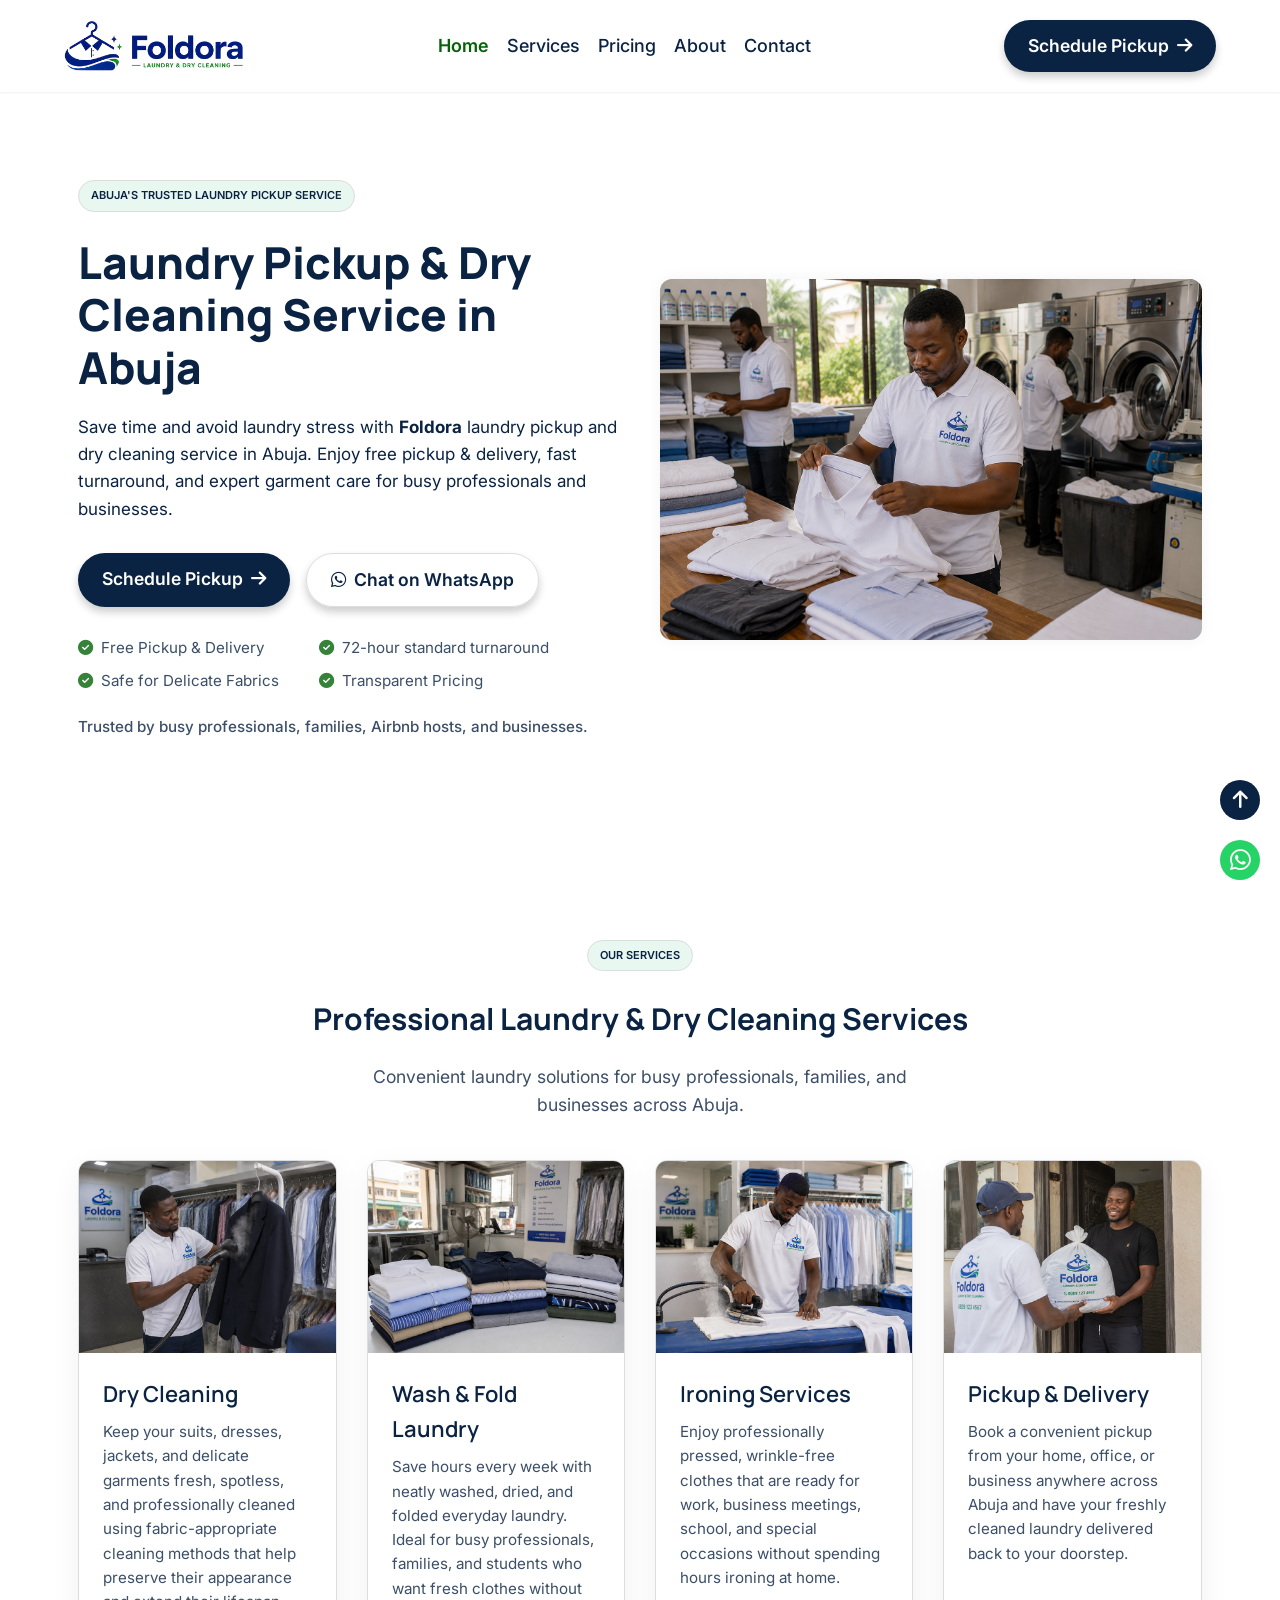
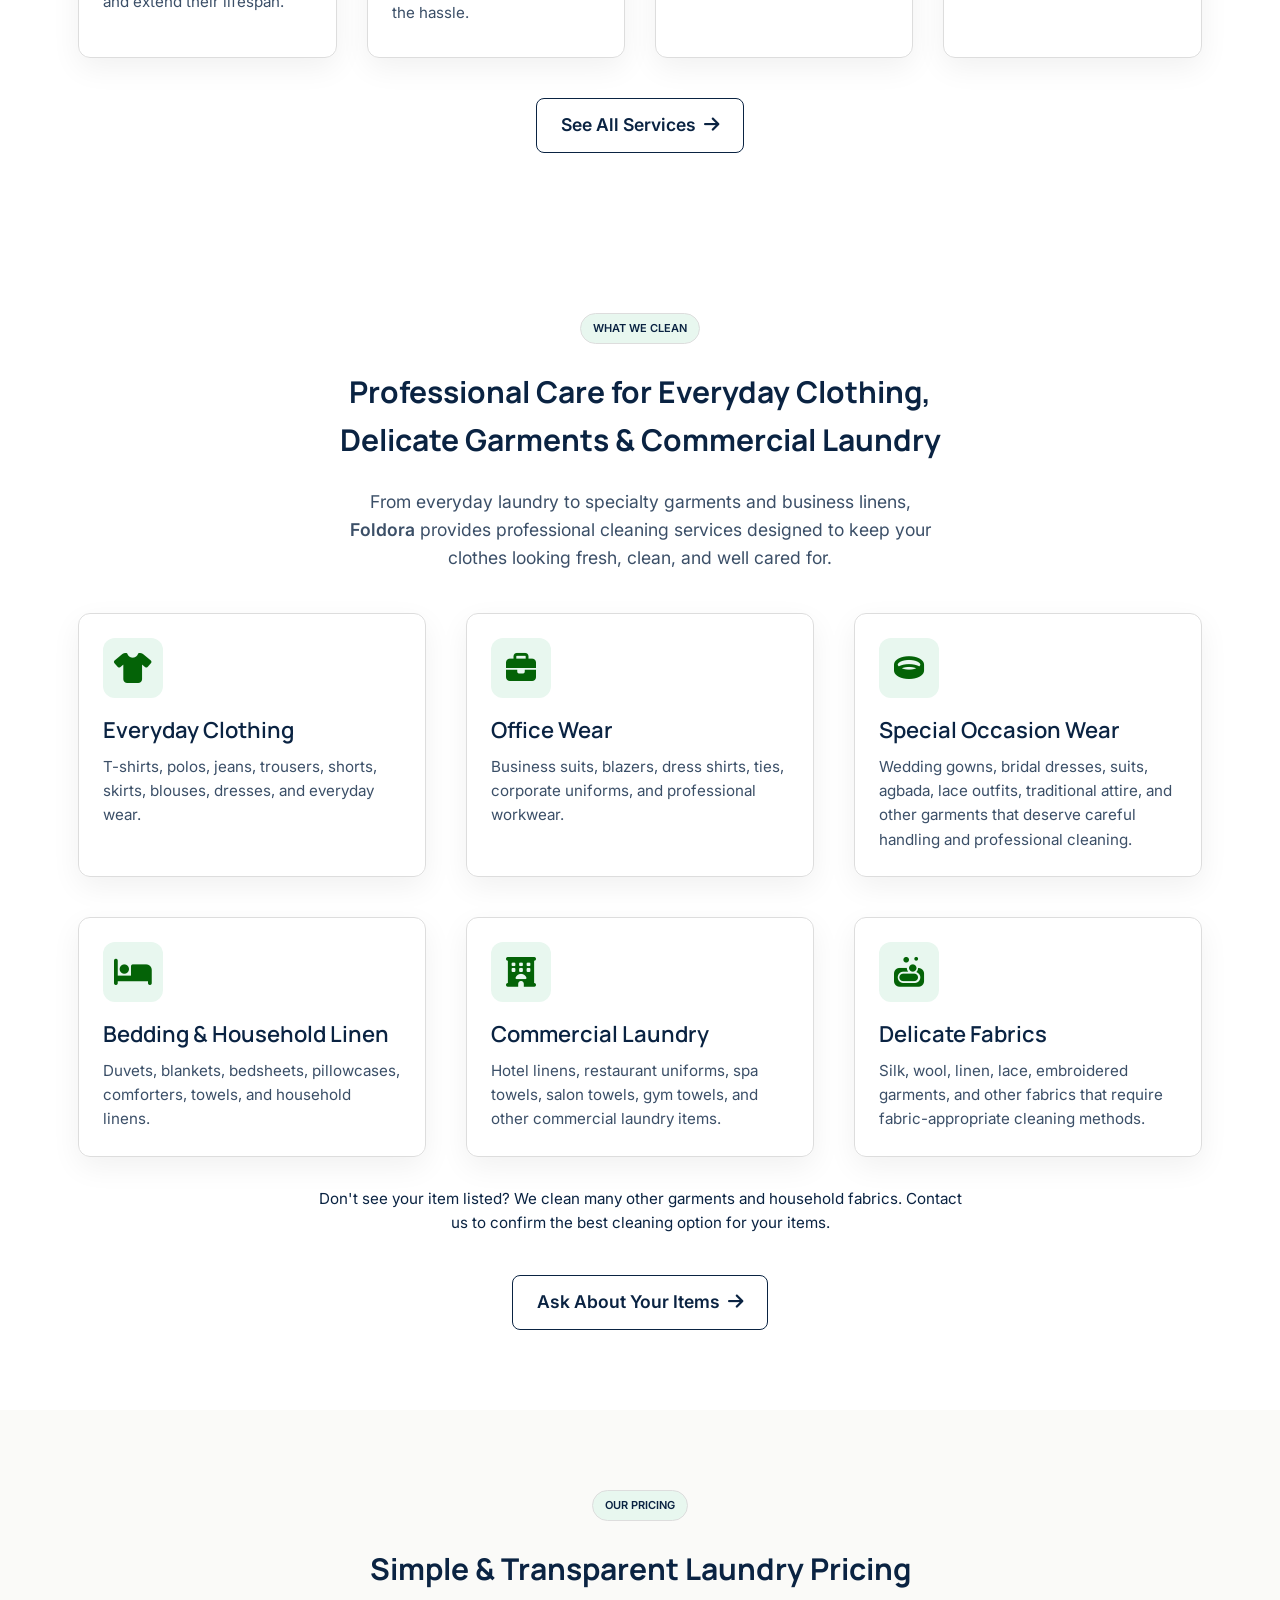
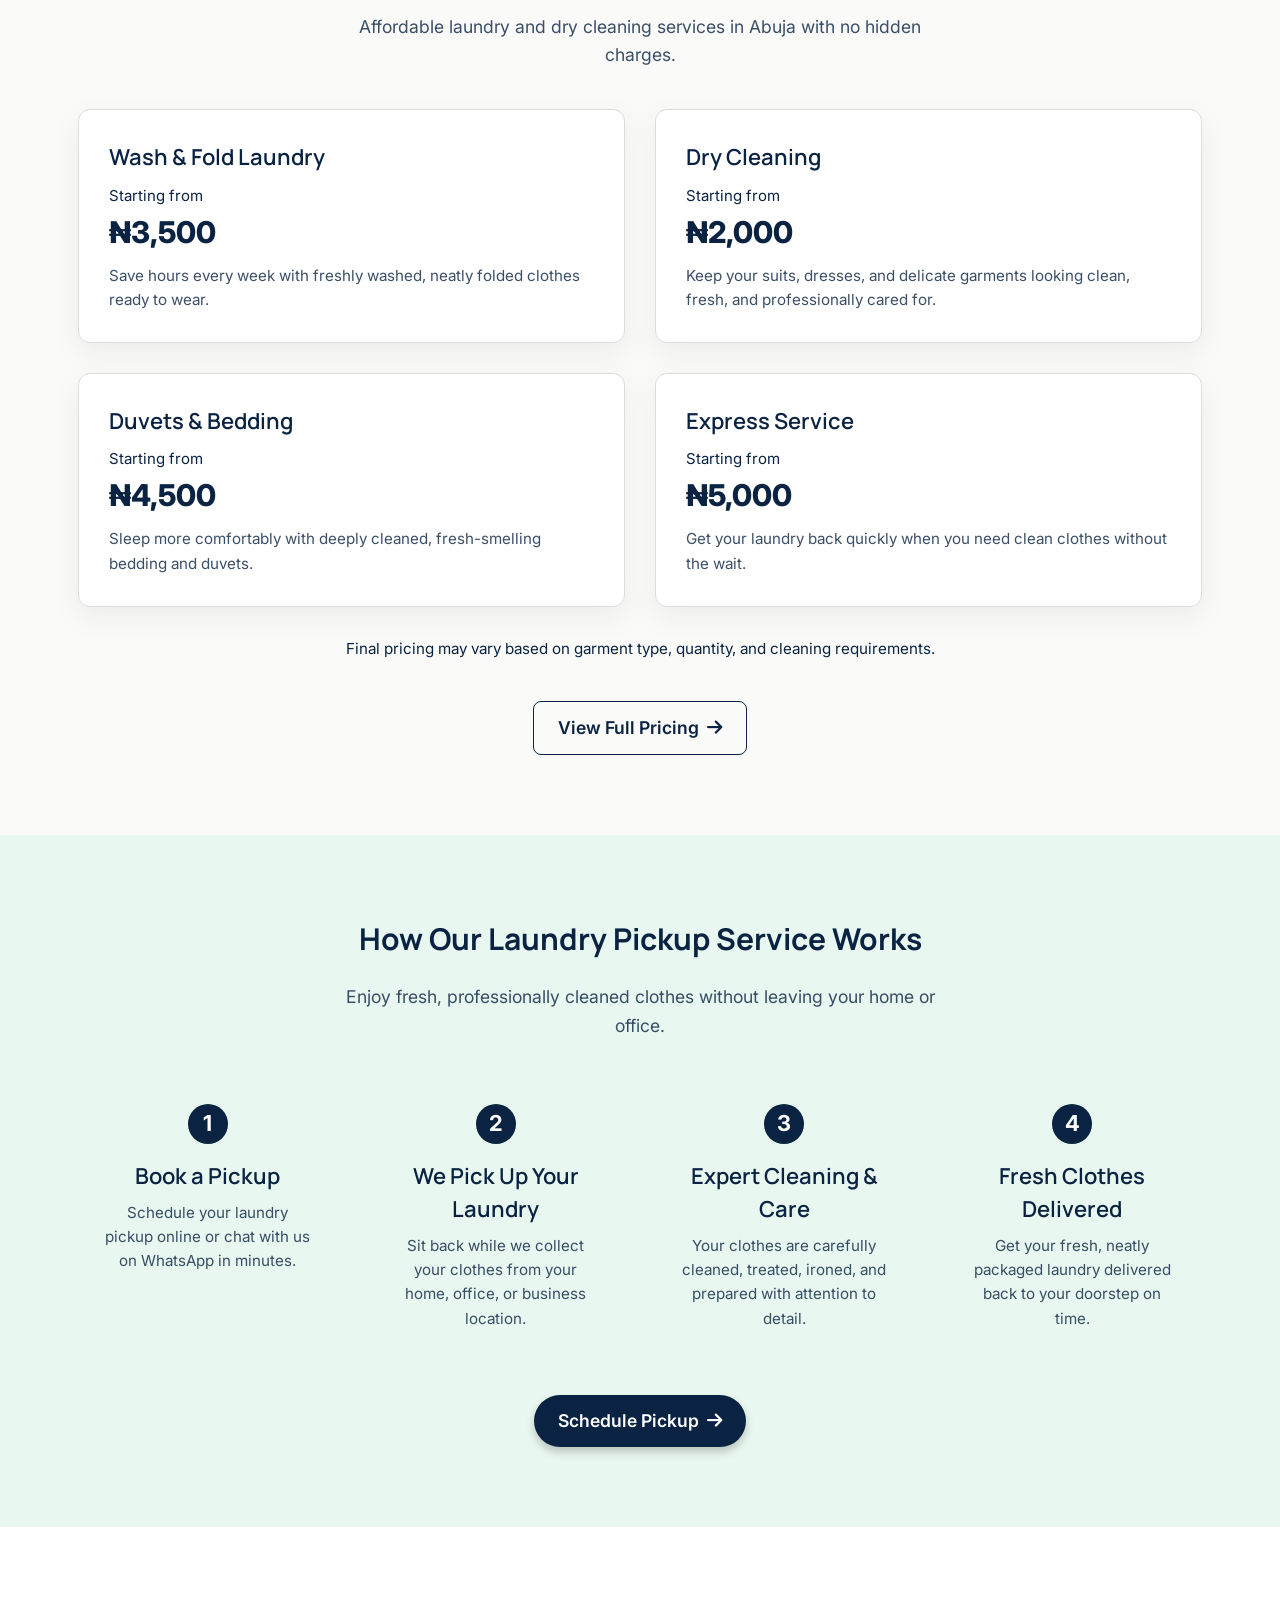
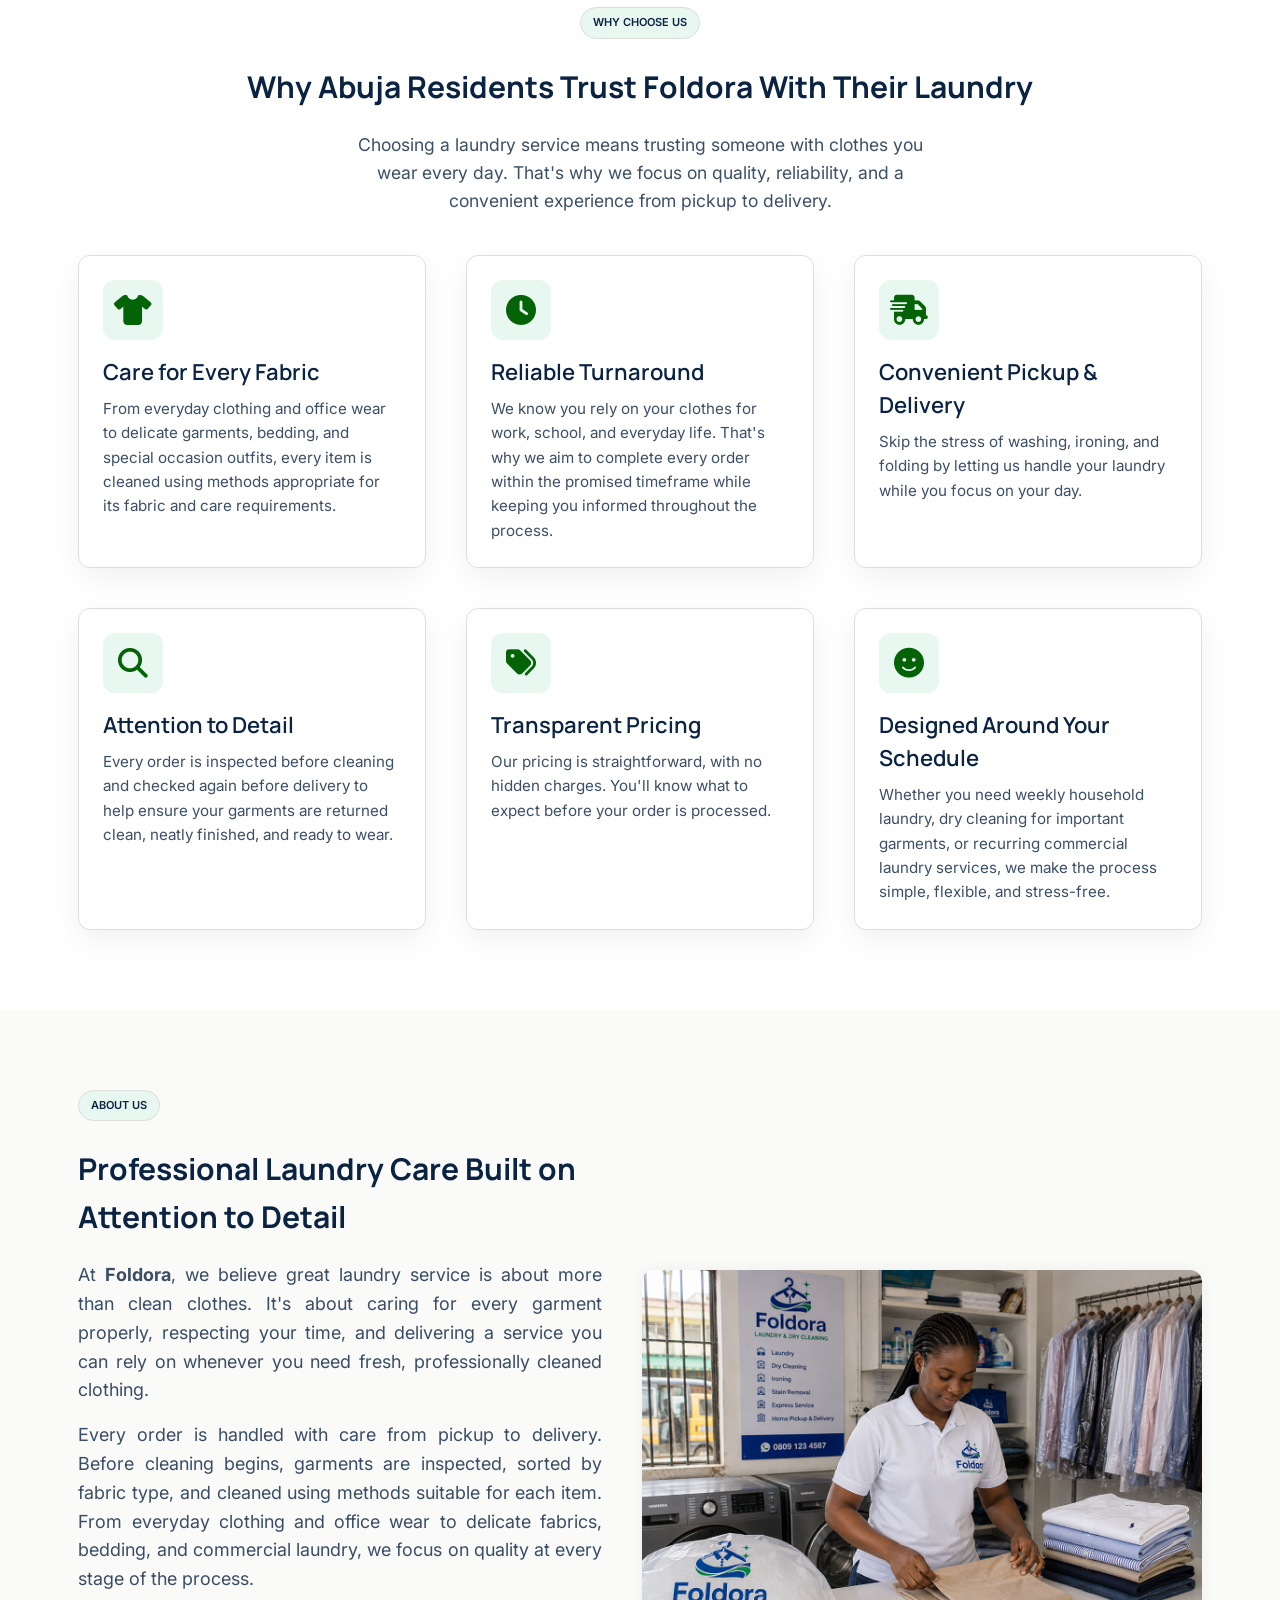
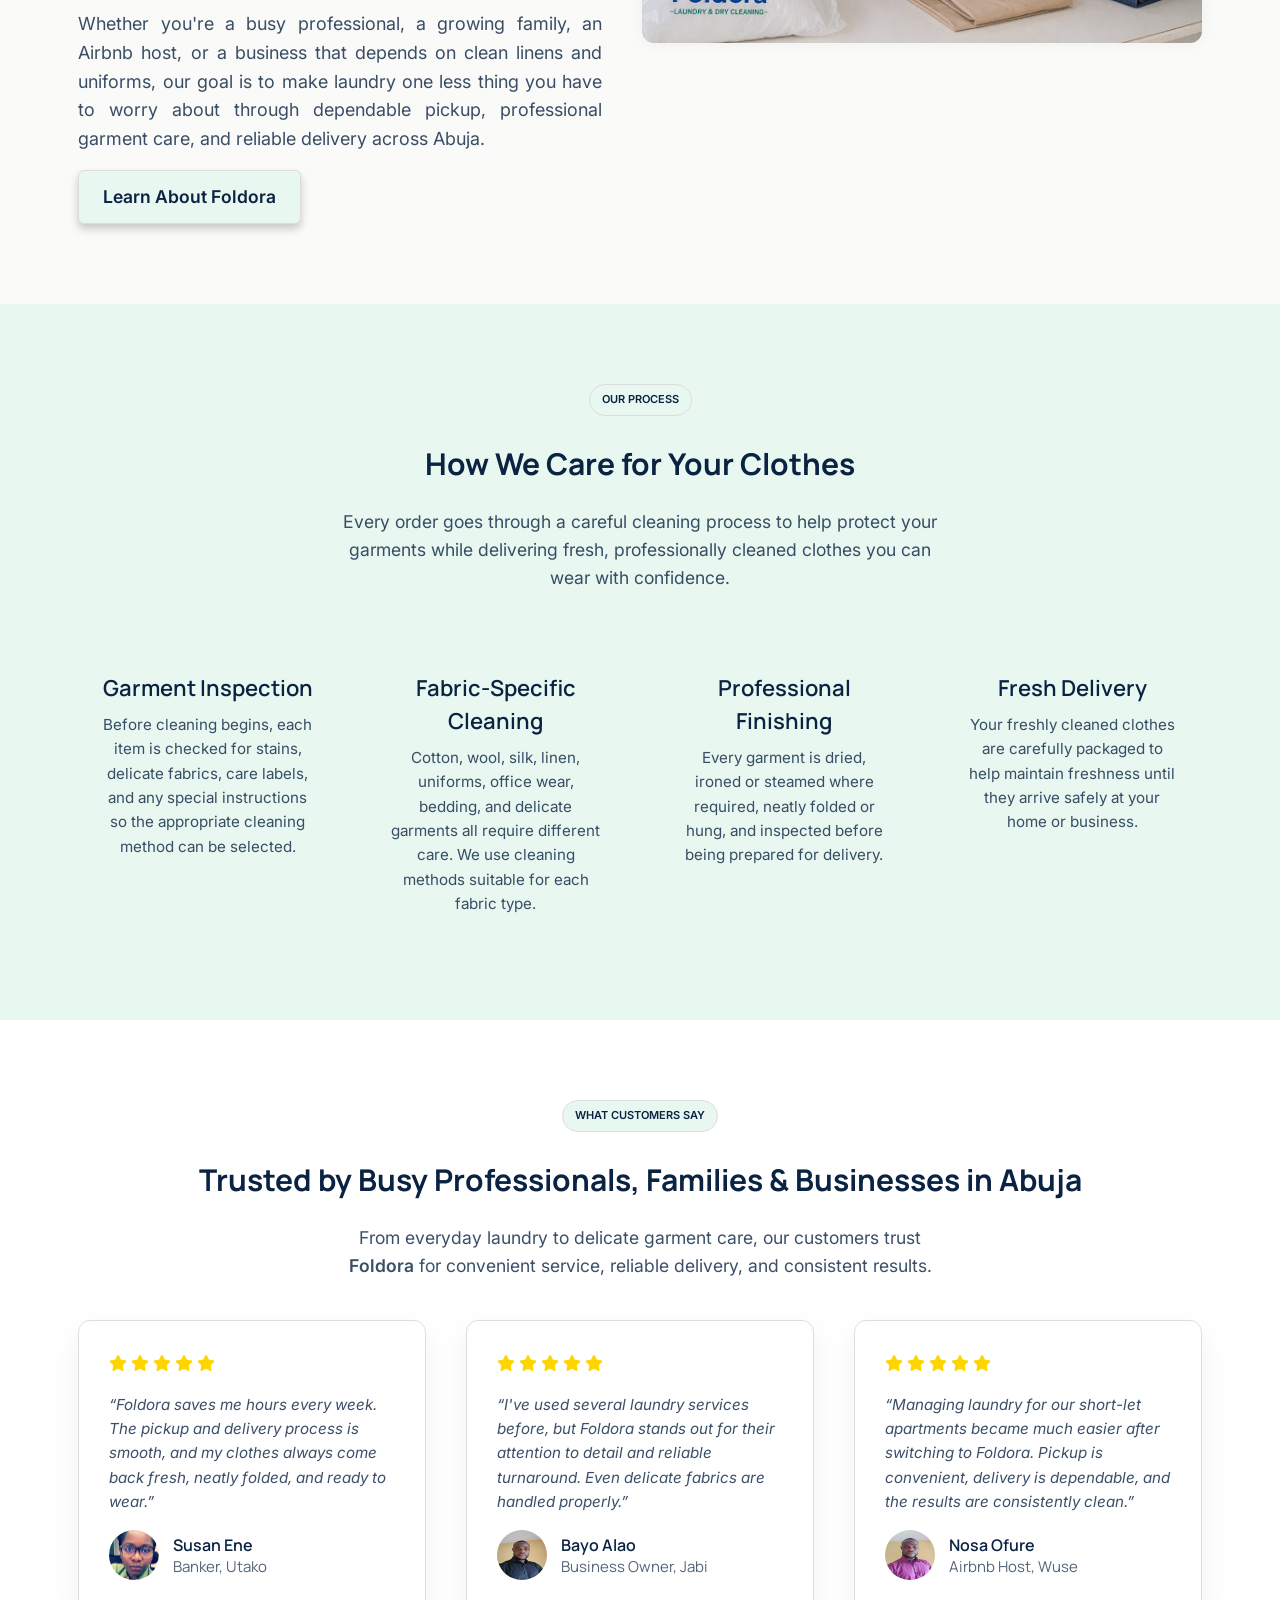
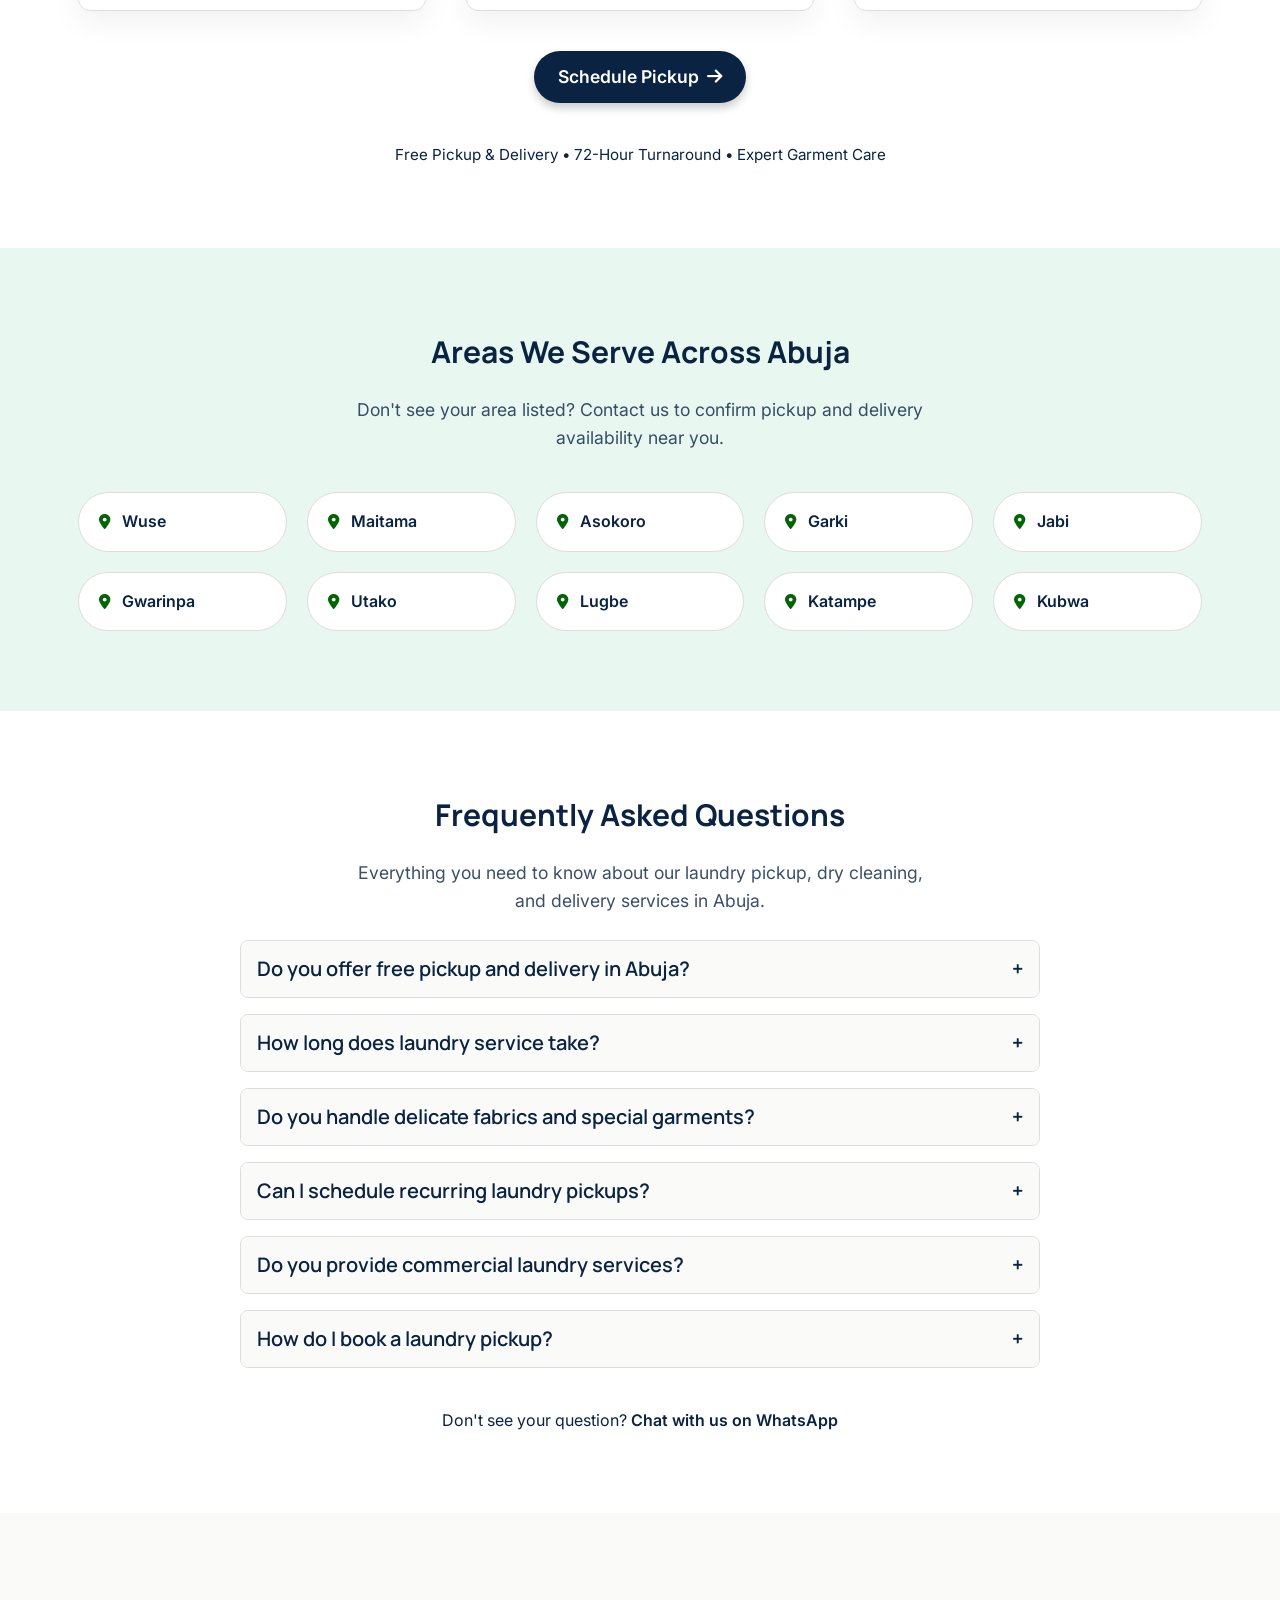
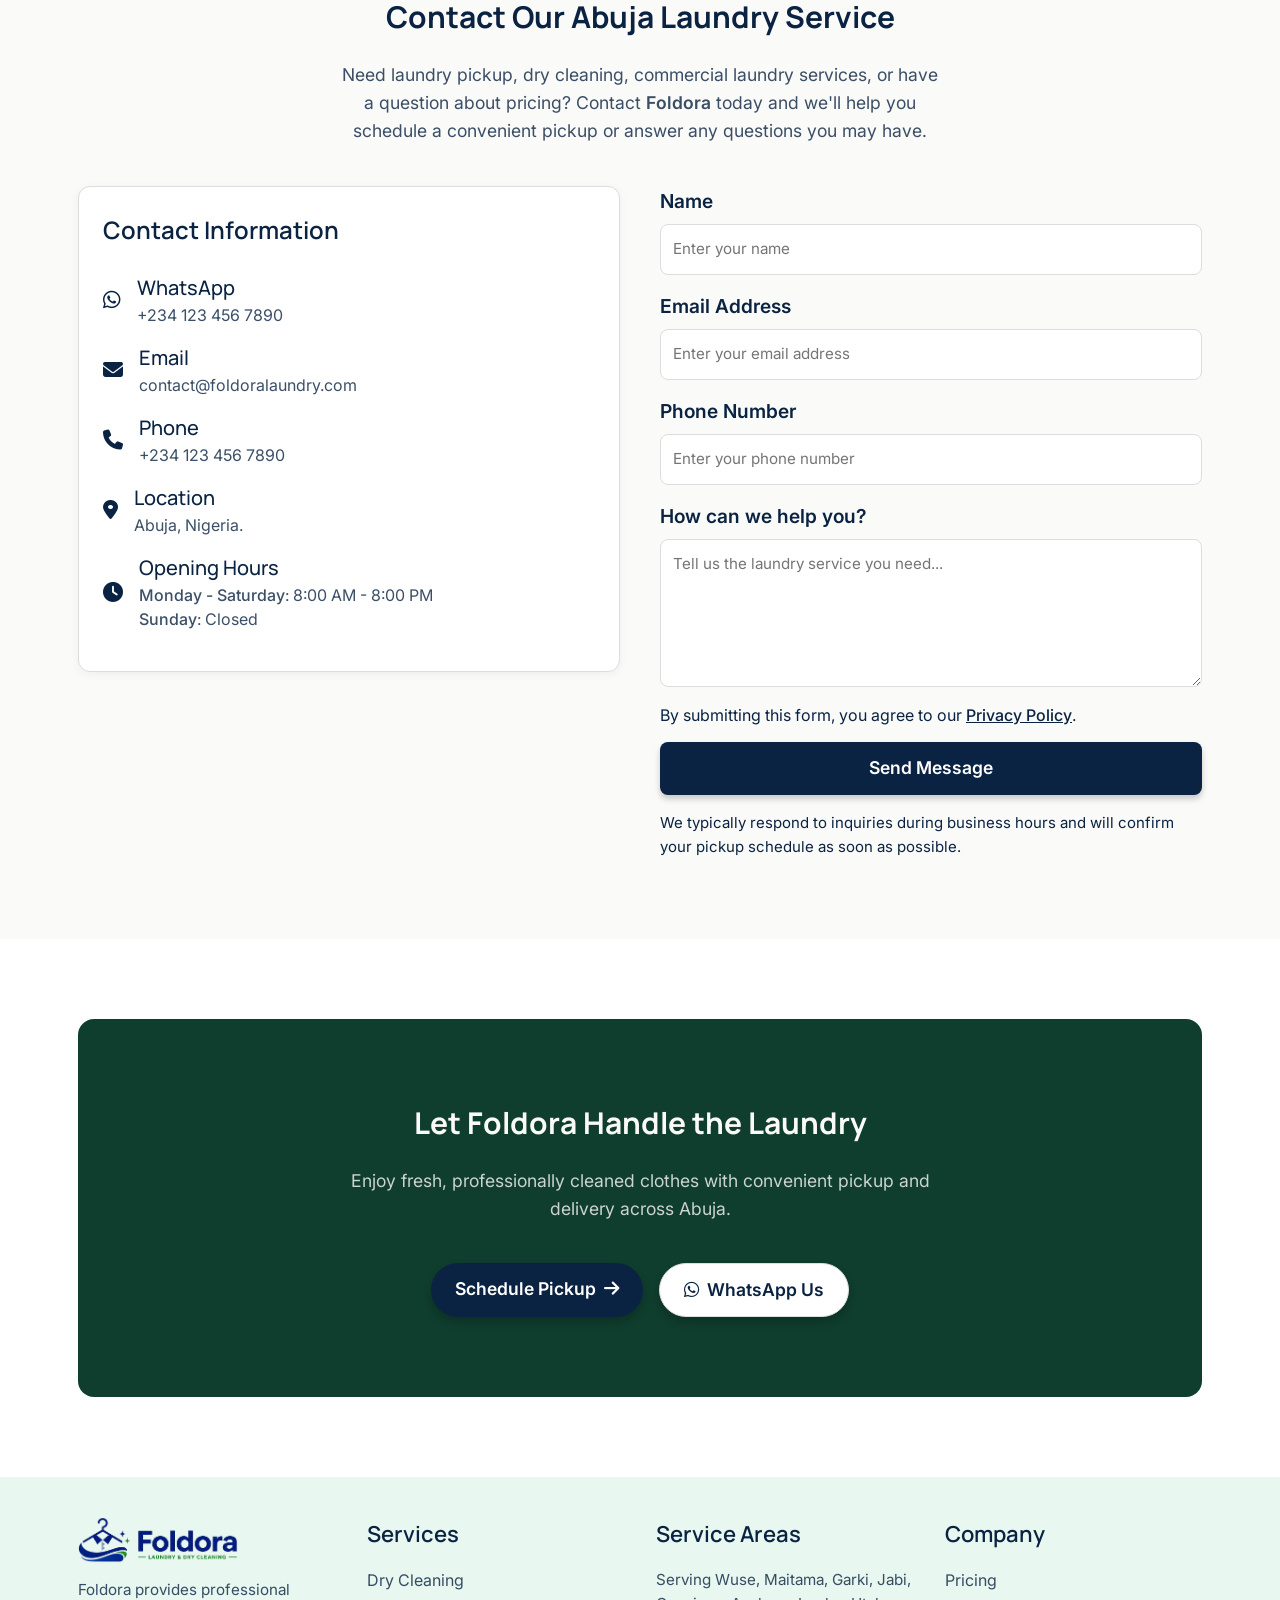
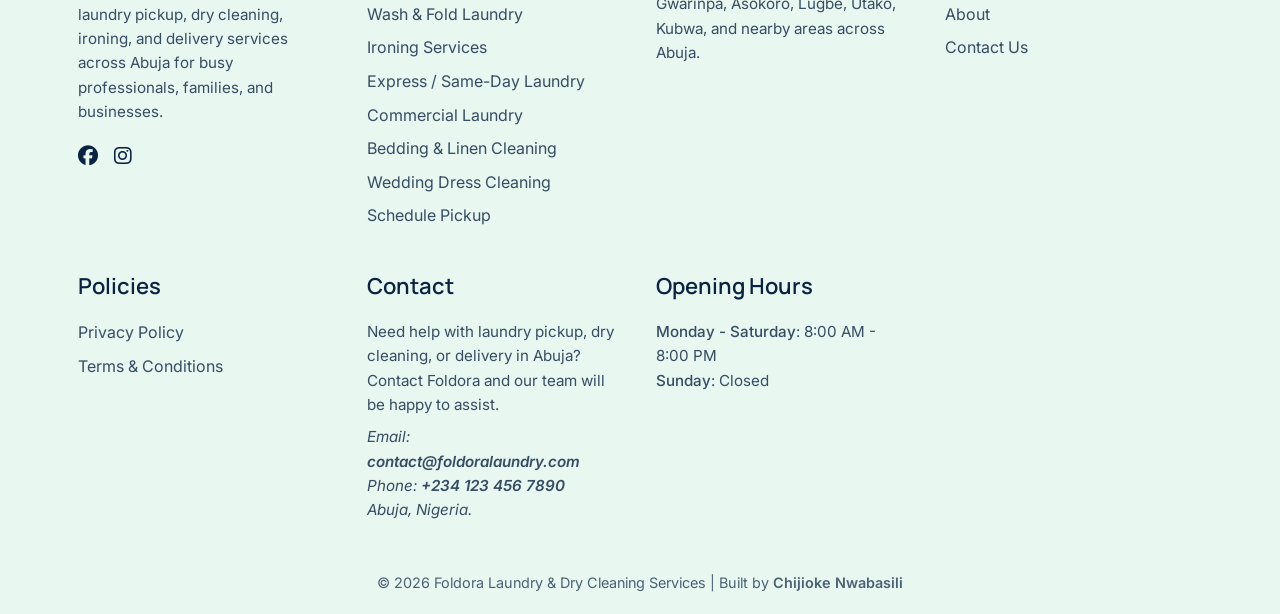
<file: index.html>
<!doctype html>
<html lang="en">
  <head>
    <meta charset="UTF-8" />
    <meta name="viewport" content="width=device-width, initial-scale=1.0" />
    <meta
      name="description"
      content="Professional dry cleaning, wash & fold, ironing, and pickup delivery service in Abuja, Nigeria. Fast turnaround, affordable pricing, and expert garment care for homes and businesses."
    />
    <meta name="author" content="Chijioke Nwabasili" />
    <meta name="robots" content="index, follow" />
    <meta
      property="og:title"
      content="Laundry Pickup & Dry Cleaning Service in Abuja, Nigeria | Foldora"
    />
    <meta
      property="og:description"
      content="Fast and reliable laundry pickup, dry cleaning, ironing, and commercial laundry service across Abuja, Nigeria."
    />
    <meta property="og:type" content="website" />
    <meta property="og:site_name" content="Foldora" />
    <meta
      property="og:image"
      content="https://foldoralaundry.vercel.app/image/foldora-hero.webp"
    />
    <meta
      property="og:image:alt"
      content="Foldora laundry staff handling freshly cleaned and neatly folded clothes for delivery in Abuja"
    />
    <meta property="og:url" content="https://foldoralaundry.vercel.app" />
    <meta
      name="twitter:title"
      content="Laundry Pickup & Dry Cleaning Service in Abuja, Nigeria | Foldora"
    />
    <meta
      name="twitter:description"
      content="Professional laundry and dry cleaning service with pickup and delivery across Abuja, Nigeria."
    />
    <meta name="twitter:card" content="summary_large_image" />
    <meta
      name="twitter:image"
      content="https://foldoralaundry.vercel.app/image/foldora-hero.webp"
    />
    <meta
      name="twitter:image:alt"
      content="Foldora laundry staff handling freshly cleaned and neatly folded clothes for delivery in Abuja"
    />
    <title>
      Laundry Pickup & Dry Cleaning Service in Abuja, Nigeria | Foldora
    </title>
    <link rel="canonical" href="https://foldoralaundry.vercel.app" />
    <link
      rel="preload"
      as="image"
      href="image/foldora-hero.webp"
      fetchpriority="high"
    />
    <link rel="preconnect" href="https://fonts.googleapis.com" />
    <link rel="preconnect" href="https://fonts.gstatic.com" crossorigin />
    <link
      href="https://fonts.googleapis.com/css2?family=Inter:ital,opsz,wght@0,14..32,100..900;1,14..32,100..900&family=Manrope:wght@200..800&display=swap"
      rel="stylesheet"
    />
    <link
      rel="stylesheet"
      href="https://cdnjs.cloudflare.com/ajax/libs/font-awesome/6.7.2/css/all.min.css"
      integrity="sha512-Evv84Mr4kqVGRNSgIGL/F/aIDqQb7xQ2vcrdIwxfjThSH8CSR7PBEakCr51Ck+w+/U6swU2Im1vVX0SVk9ABhg=="
      crossorigin="anonymous"
      referrerpolicy="no-referrer"
    />
    <link
      rel="icon"
      type="image/png"
      sizes="32x32"
      href="image/favicon-32x32.png"
    />
    <link rel="stylesheet" href="https://unpkg.com/aos@2.3.1/dist/aos.css" />
    <link rel="stylesheet" href="style.css" />
  </head>
  <body>
    <header>
      <div class="container header-content">
        <a href="/" class="logo">
          <img
            src="image/foldora-logo.webp"
            alt="Foldora Logo - Laundry Pickup & Dry Cleaning Service in Abuja"
            width="678"
            height="194"
          />
        </a>
        <!-- Hamburger Menu -->
        <input type="checkbox" id="menu-toggle" />
        <label for="menu-toggle" class="hamburger">
          <span></span>
          <span></span>
          <span></span>
        </label>
        <!-- Navbar -->
        <nav aria-label="Main navigation">
          <ul class="nav-links">
            <li><a href="/" class="active" aria-current="page">Home</a></li>
            <li>
              <a
                href="services.html"
                aria-label="Explore our laundry & dry cleaning services in Abuja"
                >Services</a
              >
            </li>
            <li>
              <a href="pricing.html" aria-label="View our laundry pricing">
                Pricing
              </a>
            </li>
            <li>
              <a
                href="about.html"
                aria-label="Learn more about Foldora laundry & dry cleaning service in Abuja"
                >About</a
              >
            </li>
            <li>
              <a href="contact.html" aria-label="Get in touch with Foldora"
                >Contact</a
              >
            </li>
            <li>
              <a
                href="booking.html"
                class="header-cta-btn cta-mobile"
                aria-label="Schedule laundry pickup service in Abuja"
                >Schedule Pickup
                <i
                  class="fa-solid fa-arrow-right arrow-icon"
                  aria-hidden="true"
                ></i>
              </a>
            </li>
          </ul>
        </nav>
        <a
          href="booking.html"
          class="header-cta-btn cta-desktop"
          aria-label="Schedule laundry pickup service in Abuja"
          >Schedule Pickup
          <i class="fa-solid fa-arrow-right arrow-icon" aria-hidden="true"></i>
        </a>
      </div>
    </header>

    <main>
      <!-- Hero -->
      <section class="hero" id="hero" aria-labelledby="hero-heading">
        <div class="container hero-grid">
          <div class="hero-text-content">
            <p class="section-label">Abuja's trusted laundry pickup service</p>
            <h1 id="hero-heading">
              Laundry Pickup & Dry Cleaning Service in Abuja
            </h1>
            <p class="hero-subtext">
              Save time and avoid laundry stress with
              <strong>Foldora</strong> laundry pickup and dry cleaning service
              in Abuja. Enjoy free pickup & delivery, fast turnaround, and
              expert garment care for busy professionals and businesses.
            </p>
            <div class="hero-buttons">
              <a
                href="booking.html"
                class="btn-primary"
                aria-label="Schedule laundry pickup service in Abuja"
                >Schedule Pickup
                <i
                  class="fa-solid fa-arrow-right arrow-icon"
                  aria-hidden="true"
                ></i
              ></a>
              <a
                href="https://wa.me/2341234567890"
                target="_blank"
                rel="noopener noreferrer"
                onclick="event.preventDefault()"
                class="btn-secondary"
                aria-label="Chat with Foldora on WhatsApp"
              >
                <i
                  class="fa-brands fa-whatsapp whatsapp-icon"
                  aria-hidden="true"
                ></i>
                Chat on WhatsApp
              </a>
            </div>
            <div class="hero-trust-bar">
              <div class="hero-trust-item">
                <i class="fa-solid fa-circle-check" aria-hidden="true"></i>
                <span>Free Pickup & Delivery</span>
              </div>
              <div class="hero-trust-item">
                <i class="fa-solid fa-circle-check" aria-hidden="true"></i>
                <span>72-hour standard turnaround</span>
              </div>
              <div class="hero-trust-item">
                <i class="fa-solid fa-circle-check" aria-hidden="true"></i>
                <span>Safe for Delicate Fabrics</span>
              </div>
              <div class="hero-trust-item">
                <i class="fa-solid fa-circle-check" aria-hidden="true"></i>
                <span>Transparent Pricing</span>
              </div>
            </div>
            <p class="hero-social-proof">
              Trusted by busy professionals, families, Airbnb hosts, and
              businesses.
            </p>
          </div>
          <div class="hero-image">
            <img
              src="image/foldora-hero.webp"
              alt="Foldora laundry staff handling freshly cleaned and neatly folded clothes for delivery in Abuja"
              width="1536"
              height="1024"
              loading="eager"
            />
          </div>
        </div>
      </section>

      <!-- Services -->
      <section id="services">
        <div class="container">
          <div class="section-heading">
            <p class="section-label">Our services</p>
            <h2 class="services-title">
              Professional Laundry & Dry Cleaning Services
            </h2>
            <p class="services-subtitle">
              Convenient laundry solutions for busy professionals, families, and
              businesses across Abuja.
            </p>
          </div>
          <div class="services-grid">
            <article class="service-card">
              <img
                src="image/dry-cleaning.webp"
                alt="Foldora laundry staff steam cleaning a customer's suit jacket at Foldora laundry service in Abuja"
                width="400"
                height="300"
                loading="lazy"
              />
              <div class="service-card-content">
                <h3 class="service">Dry Cleaning</h3>
                <p class="service-description">
                  Keep your suits, dresses, jackets, and delicate garments
                  fresh, spotless, and professionally cleaned using
                  fabric-appropriate cleaning methods that help preserve their
                  appearance and extend their lifespan.
                </p>
              </div>
            </article>
            <article class="service-card">
              <img
                src="image/wash-and-fold.webp"
                alt="Neatly folded clean laundry prepared for customers at Foldora laundry service in Abuja"
                width="400"
                height="300"
                loading="lazy"
              />
              <div class="service-card-content">
                <h3 class="service">Wash & Fold Laundry</h3>
                <p class="service-description">
                  Save hours every week with neatly washed, dried, and folded
                  everyday laundry. Ideal for busy professionals, families, and
                  students who want fresh clothes without the hassle.
                </p>
              </div>
            </article>
            <article class="service-card">
              <img
                src="image/ironing.webp"
                alt="Foldora laundry staff steam ironing a customer's shirt at Foldora laundry service in Abuja"
                width="400"
                height="300"
                loading="lazy"
              />
              <div class="service-card-content">
                <h3 class="service">Ironing Services</h3>
                <p class="service-description">
                  Enjoy professionally pressed, wrinkle-free clothes that are
                  ready for work, business meetings, school, and special
                  occasions without spending hours ironing at home.
                </p>
              </div>
            </article>
            <article class="service-card">
              <img
                src="image/pickup-and-delivery.webp"
                alt="Foldora laundry staff delivering freshly cleaned clothes to a customer in Utako, Abuja"
                width="400"
                height="300"
                loading="lazy"
              />
              <div class="service-card-content">
                <h3 class="service">Pickup & Delivery</h3>
                <p class="service-description">
                  Book a convenient pickup from your home, office, or business
                  anywhere across Abuja and have your freshly cleaned laundry
                  delivered back to your doorstep.
                </p>
              </div>
            </article>
          </div>
          <div class="services-cta">
            <a
              href="services.html"
              class="services-cta-btn"
              aria-label="Explore all our laundry & dry cleaning services"
            >
              See All Services
              <i
                class="fa-solid fa-arrow-right arrow-icon"
                aria-hidden="true"
              ></i>
            </a>
          </div>
        </div>
      </section>

      <!-- What We Clean -->
      <section id="what-we-clean" data-aos="fade-up">
        <div class="container">
          <div class="section-heading">
            <p class="section-label">What we clean</p>
            <h2 class="what-we-clean-title">
              Professional Care for Everyday Clothing, Delicate Garments &
              Commercial Laundry
            </h2>
            <p class="what-we-clean-subtitle">
              From everyday laundry to specialty garments and business linens,
              <span>Foldora</span> provides professional cleaning services
              designed to keep your clothes looking fresh, clean, and well cared
              for.
            </p>
          </div>
          <div class="garments-grid">
            <article class="garment-card">
              <div class="garment-icon">
                <i class="fa-solid fa-shirt" aria-hidden="true"></i>
              </div>
              <h3 class="garment">Everyday Clothing</h3>
              <p class="garment-description">
                T-shirts, polos, jeans, trousers, shorts, skirts, blouses,
                dresses, and everyday wear.
              </p>
            </article>
            <article class="garment-card">
              <div class="garment-icon">
                <i class="fa-solid fa-briefcase" aria-hidden="true"></i>
              </div>
              <h3 class="garment">Office Wear</h3>
              <p class="garment-description">
                Business suits, blazers, dress shirts, ties, corporate uniforms,
                and professional workwear.
              </p>
            </article>
            <article class="garment-card">
              <div class="garment-icon">
                <i class="fa-solid fa-ring" aria-hidden="true"></i>
              </div>
              <h3 class="garment">Special Occasion Wear</h3>
              <p class="garment-description">
                Wedding gowns, bridal dresses, suits, agbada, lace outfits,
                traditional attire, and other garments that deserve careful
                handling and professional cleaning.
              </p>
            </article>
            <article class="garment-card">
              <div class="garment-icon">
                <i class="fa-solid fa-bed" aria-hidden="true"></i>
              </div>
              <h3 class="garment">Bedding & Household Linen</h3>
              <p class="garment-description">
                Duvets, blankets, bedsheets, pillowcases, comforters, towels,
                and household linens.
              </p>
            </article>
            <article class="garment-card">
              <div class="garment-icon">
                <i class="fa-solid fa-hotel" aria-hidden="true"></i>
              </div>
              <h3 class="garment">Commercial Laundry</h3>
              <p class="garment-description">
                Hotel linens, restaurant uniforms, spa towels, salon towels, gym
                towels, and other commercial laundry items.
              </p>
            </article>
            <article class="garment-card">
              <div class="garment-icon">
                <i class="fa-solid fa-soap" aria-hidden="true"></i>
              </div>
              <h3 class="garment">Delicate Fabrics</h3>
              <p class="garment-description">
                Silk, wool, linen, lace, embroidered garments, and other fabrics
                that require fabric-appropriate cleaning methods.
              </p>
            </article>
          </div>
          <div class="what-we-clean-footer">
            <p>
              Don't see your item listed? We clean many other garments and
              household fabrics. Contact us to confirm the best cleaning option
              for your items.
            </p>
            <div class="item-cta">
              <a
                href="contact.html"
                class="item-cta-btn"
                aria-label="Contact Foldora about your laundry requirements"
              >
                Ask About Your Items
                <i
                  class="fa-solid fa-arrow-right arrow-icon"
                  aria-hidden="true"
                ></i>
              </a>
            </div>
          </div>
        </div>
      </section>

      <!-- Pricing -->
      <section id="pricing">
        <div class="container">
          <div class="section-heading">
            <p class="section-label">Our pricing</p>
            <h2 class="pricing-title">Simple & Transparent Laundry Pricing</h2>
            <p class="pricing-subtitle">
              Affordable laundry and dry cleaning services in Abuja with no
              hidden charges.
            </p>
          </div>
          <div class="pricing-grid">
            <article class="pricing-card">
              <h3 class="pricing-service">Wash & Fold Laundry</h3>
              <p class="pricing-amount">
                <span>Starting from</span>
                <strong>&#8358;3,500</strong>
              </p>
              <p class="pricing-description">
                Save hours every week with freshly washed, neatly folded clothes
                ready to wear.
              </p>
            </article>
            <article class="pricing-card">
              <h3 class="pricing-service">Dry Cleaning</h3>
              <p class="pricing-amount">
                <span>Starting from</span>
                <strong>&#8358;2,000</strong>
              </p>
              <p class="pricing-description">
                Keep your suits, dresses, and delicate garments looking clean,
                fresh, and professionally cared for.
              </p>
            </article>
            <article class="pricing-card">
              <h3 class="pricing-service">Duvets & Bedding</h3>
              <p class="pricing-amount">
                <span>Starting from</span>
                <strong>&#8358;4,500</strong>
              </p>
              <p class="pricing-description">
                Sleep more comfortably with deeply cleaned, fresh-smelling
                bedding and duvets.
              </p>
            </article>
            <article class="pricing-card">
              <h3 class="pricing-service">Express Service</h3>
              <p class="pricing-amount">
                <span>Starting from</span>
                <strong>&#8358;5,000</strong>
              </p>
              <p class="pricing-description">
                Get your laundry back quickly when you need clean clothes
                without the wait.
              </p>
            </article>
          </div>
          <p class="pricing-note">
            Final pricing may vary based on garment type, quantity, and cleaning
            requirements.
          </p>
          <div class="pricing-cta">
            <a
              href="pricing.html"
              class="pricing-cta-btn"
              aria-label="View our full laundry pricing list"
            >
              View Full Pricing
              <i
                class="fa-solid fa-arrow-right arrow-icon"
                aria-hidden="true"
              ></i>
            </a>
          </div>
        </div>
      </section>

      <!-- How It Works -->
      <section id="how-it-works">
        <div class="container">
          <h2 class="steps-title">How Our Laundry Pickup Service Works</h2>
          <p class="steps-subtitle">
            Enjoy fresh, professionally cleaned clothes without leaving your
            home or office.
          </p>
          <div class="steps-flow">
            <article class="step-card">
              <div class="step-number">1</div>
              <h3 class="step">Book a Pickup</h3>
              <p class="step-description">
                Schedule your laundry pickup online or chat with us on WhatsApp
                in minutes.
              </p>
            </article>
            <article class="step-card">
              <div class="step-number">2</div>
              <h3 class="step">We Pick Up Your Laundry</h3>
              <p class="step-description">
                Sit back while we collect your clothes from your home, office,
                or business location.
              </p>
            </article>
            <article class="step-card">
              <div class="step-number">3</div>
              <h3 class="step">Expert Cleaning & Care</h3>
              <p class="step-description">
                Your clothes are carefully cleaned, treated, ironed, and
                prepared with attention to detail.
              </p>
            </article>
            <article class="step-card">
              <div class="step-number">4</div>
              <h3 class="step">Fresh Clothes Delivered</h3>
              <p class="step-description">
                Get your fresh, neatly packaged laundry delivered back to your
                doorstep on time.
              </p>
            </article>
          </div>
          <div class="steps-cta">
            <a
              href="booking.html"
              class="btn-primary"
              aria-label="Schedule laundry pickup service in Abuja"
              >Schedule Pickup
              <i
                class="fa-solid fa-arrow-right arrow-icon"
                aria-hidden="true"
              ></i
            ></a>
          </div>
        </div>
      </section>

      <!-- Why Choose Us -->
      <section id="why-choose-us" data-aos="fade-up">
        <div class="container">
          <div class="section-heading">
            <p class="section-label">Why choose us</p>
            <h2 class="why-title">
              Why Abuja Residents Trust Foldora With Their Laundry
            </h2>
            <p class="why-subtitle">
              Choosing a laundry service means trusting someone with clothes you
              wear every day. That's why we focus on quality, reliability, and a
              convenient experience from pickup to delivery.
            </p>
          </div>
          <div class="why-grid">
            <article class="why-card">
              <div class="why-icon">
                <i class="fa-solid fa-shirt" aria-hidden="true"></i>
              </div>
              <h3 class="why">Care for Every Fabric</h3>
              <p class="why-summary">
                From everyday clothing and office wear to delicate garments,
                bedding, and special occasion outfits, every item is cleaned
                using methods appropriate for its fabric and care requirements.
              </p>
            </article>
            <article class="why-card">
              <div class="why-icon">
                <i class="fa-solid fa-clock" aria-hidden="true"></i>
              </div>
              <h3 class="why">Reliable Turnaround</h3>
              <p class="why-summary">
                We know you rely on your clothes for work, school, and everyday
                life. That's why we aim to complete every order within the
                promised timeframe while keeping you informed throughout the
                process.
              </p>
            </article>
            <article class="why-card">
              <div class="why-icon">
                <i class="fa-solid fa-truck-fast" aria-hidden="true"></i>
              </div>
              <h3 class="why">Convenient Pickup & Delivery</h3>
              <p class="why-summary">
                Skip the stress of washing, ironing, and folding by letting us
                handle your laundry while you focus on your day.
              </p>
            </article>
            <article class="why-card">
              <div class="why-icon">
                <i class="fa-solid fa-magnifying-glass" aria-hidden="true"></i>
              </div>
              <h3 class="why">Attention to Detail</h3>
              <p class="why-summary">
                Every order is inspected before cleaning and checked again
                before delivery to help ensure your garments are returned clean,
                neatly finished, and ready to wear.
              </p>
            </article>
            <article class="why-card">
              <div class="why-icon">
                <i class="fa-solid fa-tags" aria-hidden="true"></i>
              </div>
              <h3 class="why">Transparent Pricing</h3>
              <p class="why-summary">
                Our pricing is straightforward, with no hidden charges. You'll
                know what to expect before your order is processed.
              </p>
            </article>
            <article class="why-card">
              <div class="why-icon">
                <i class="fa-solid fa-face-smile" aria-hidden="true"></i>
              </div>
              <h3 class="why">Designed Around Your Schedule</h3>
              <p class="why-summary">
                Whether you need weekly household laundry, dry cleaning for
                important garments, or recurring commercial laundry services, we
                make the process simple, flexible, and stress-free.
              </p>
            </article>
          </div>
        </div>
      </section>

      <!-- About -->
      <section id="about" data-aos="fade-up">
        <div class="container about-content">
          <div class="about-text">
            <p class="section-label">About us</p>
            <h2 class="about-title">
              Professional Laundry Care Built on Attention to Detail
            </h2>
            <p class="about-description">
              At <strong>Foldora</strong>, we believe great laundry service is
              about more than clean clothes. It's about caring for every garment
              properly, respecting your time, and delivering a service you can
              rely on whenever you need fresh, professionally cleaned clothing.
            </p>
            <p class="about-description">
              Every order is handled with care from pickup to delivery. Before
              cleaning begins, garments are inspected, sorted by fabric type,
              and cleaned using methods suitable for each item. From everyday
              clothing and office wear to delicate fabrics, bedding, and
              commercial laundry, we focus on quality at every stage of the
              process.
            </p>
            <p class="about-description">
              Whether you're a busy professional, a growing family, an Airbnb
              host, or a business that depends on clean linens and uniforms, our
              goal is to make laundry one less thing you have to worry about
              through dependable pickup, professional garment care, and reliable
              delivery across Abuja.
            </p>
            <a href="about.html" class="about-btn">Learn About Foldora</a>
          </div>
          <div class="about-image">
            <img
              src="image/foldora-laundry-staff.webp"
              alt="Foldora laundry staff professionally handling and organizing cleaned garments for customers inside Foldora laundry workspace in Abuja"
              loading="lazy"
              width="600"
              height="400"
            />
          </div>
        </div>
      </section>

      <!-- How We Care For Your Clothes -->
      <section id="process">
        <div class="container">
          <div class="section-heading">
            <p class="section-label">Our process</p>
            <h2 class="process-title">How We Care for Your Clothes</h2>
            <p class="process-subtitle">
              Every order goes through a careful cleaning process to help
              protect your garments while delivering fresh, professionally
              cleaned clothes you can wear with confidence.
            </p>
          </div>
          <div class="process-grid">
            <article class="process-card">
              <h3 class="process">Garment Inspection</h3>
              <p class="process-summary">
                Before cleaning begins, each item is checked for stains,
                delicate fabrics, care labels, and any special instructions so
                the appropriate cleaning method can be selected.
              </p>
            </article>
            <article class="process-card">
              <h3 class="process">Fabric-Specific Cleaning</h3>
              <p class="process-summary">
                Cotton, wool, silk, linen, uniforms, office wear, bedding, and
                delicate garments all require different care. We use cleaning
                methods suitable for each fabric type.
              </p>
            </article>
            <article class="process-card">
              <h3 class="process">Professional Finishing</h3>
              <p class="process-summary">
                Every garment is dried, ironed or steamed where required, neatly
                folded or hung, and inspected before being prepared for
                delivery.
              </p>
            </article>
            <article class="process-card">
              <h3 class="process">Fresh Delivery</h3>
              <p class="process-summary">
                Your freshly cleaned clothes are carefully packaged to help
                maintain freshness until they arrive safely at your home or
                business.
              </p>
            </article>
          </div>
        </div>
      </section>

      <!-- Testimonials -->
      <section id="testimonials" data-aos="fade-up">
        <div class="container">
          <div class="section-heading">
            <p class="section-label">What customers say</p>
            <h2 class="testimonials-title">
              Trusted by Busy Professionals, Families & Businesses in Abuja
            </h2>
            <p class="testimonials-subtitle">
              From everyday laundry to delicate garment care, our customers
              trust <span>Foldora</span> for convenient service, reliable
              delivery, and consistent results.
            </p>
          </div>
          <div class="testimonials-grid">
            <article class="testimonial-card">
              <div class="star-rating">
                <i class="fa-solid fa-star star-icon" aria-hidden="true"></i>
                <i class="fa-solid fa-star star-icon" aria-hidden="true"></i>
                <i class="fa-solid fa-star star-icon" aria-hidden="true"></i>
                <i class="fa-solid fa-star star-icon" aria-hidden="true"></i>
                <i class="fa-solid fa-star star-icon" aria-hidden="true"></i>
              </div>
              <p class="testimonial-card-quote">
                <q
                  >Foldora saves me hours every week. The pickup and delivery
                  process is smooth, and my clothes always come back fresh,
                  neatly folded, and ready to wear.</q
                >
              </p>
              <div class="client-profile">
                <img
                  class="testimonial-card-image"
                  src="image/client-1.webp"
                  alt="Headshot of Susan Ene, a Foldora customer in Utako, Abuja"
                  loading="lazy"
                />
                <div>
                  <h3 class="client-name">Susan Ene</h3>
                  <h4 class="client-bio">Banker, Utako</h4>
                </div>
              </div>
            </article>
            <article class="testimonial-card">
              <div class="star-rating">
                <i class="fa-solid fa-star star-icon" aria-hidden="true"></i>
                <i class="fa-solid fa-star star-icon" aria-hidden="true"></i>
                <i class="fa-solid fa-star star-icon" aria-hidden="true"></i>
                <i class="fa-solid fa-star star-icon" aria-hidden="true"></i>
                <i class="fa-solid fa-star star-icon" aria-hidden="true"></i>
              </div>
              <p class="testimonial-card-quote">
                <q
                  >I've used several laundry services before, but Foldora stands
                  out for their attention to detail and reliable turnaround.
                  Even delicate fabrics are handled properly.</q
                >
              </p>
              <div class="client-profile">
                <img
                  class="testimonial-card-image"
                  src="image/client-2.webp"
                  alt="Headshot of Bayo Alao, a Foldora customer in Wuse, Abuja"
                  loading="lazy"
                />
                <div>
                  <h3 class="client-name">Bayo Alao</h3>
                  <h4 class="client-bio">Business Owner, Jabi</h4>
                </div>
              </div>
            </article>
            <article class="testimonial-card">
              <div class="star-rating">
                <i class="fa-solid fa-star star-icon" aria-hidden="true"></i>
                <i class="fa-solid fa-star star-icon" aria-hidden="true"></i>
                <i class="fa-solid fa-star star-icon" aria-hidden="true"></i>
                <i class="fa-solid fa-star star-icon" aria-hidden="true"></i>
                <i class="fa-solid fa-star star-icon" aria-hidden="true"></i>
              </div>
              <p class="testimonial-card-quote">
                <q
                  >Managing laundry for our short-let apartments became much
                  easier after switching to Foldora. Pickup is convenient,
                  delivery is dependable, and the results are consistently
                  clean.</q
                >
              </p>
              <div class="client-profile">
                <img
                  class="testimonial-card-image"
                  src="image/client-3.webp"
                  alt="Headshot of Nosa Ofure, a Foldora customer in Garki, Abuja"
                  loading="lazy"
                />
                <div>
                  <h3 class="client-name">Nosa Ofure</h3>
                  <h4 class="client-bio">Airbnb Host, Wuse</h4>
                </div>
              </div>
            </article>
          </div>
          <div class="testimonial-cta">
            <a
              href="booking.html"
              class="btn-primary"
              aria-label="Schedule laundry pickup service in Abuja"
              >Schedule Pickup
              <i
                class="fa-solid fa-arrow-right arrow-icon"
                aria-hidden="true"
              ></i
            ></a>
          </div>
          <p class="testimonial-cta-micro">
            Free Pickup & Delivery • 72-Hour Turnaround • Expert Garment Care
          </p>
        </div>
      </section>

      <!-- Service Areas -->
      <section id="service-areas">
        <div class="container">
          <h2 class="service-areas-title">Areas We Serve Across Abuja</h2>
          <p class="service-areas-subtitle">
            Don't see your area listed? Contact us to confirm pickup and
            delivery availability near you.
          </p>
          <div class="service-areas-grid">
            <div class="service-area">
              <i class="fa-solid fa-location-dot" aria-hidden="true"></i>
              <span>Wuse</span>
            </div>
            <div class="service-area">
              <i class="fa-solid fa-location-dot" aria-hidden="true"></i>
              <span>Maitama</span>
            </div>
            <div class="service-area">
              <i class="fa-solid fa-location-dot" aria-hidden="true"></i>
              <span>Asokoro</span>
            </div>
            <div class="service-area">
              <i class="fa-solid fa-location-dot" aria-hidden="true"></i>
              <span>Garki</span>
            </div>
            <div class="service-area">
              <i class="fa-solid fa-location-dot" aria-hidden="true"></i>
              <span>Jabi</span>
            </div>
            <div class="service-area">
              <i class="fa-solid fa-location-dot" aria-hidden="true"></i>
              <span>Gwarinpa</span>
            </div>
            <div class="service-area">
              <i class="fa-solid fa-location-dot" aria-hidden="true"></i>
              <span>Utako</span>
            </div>
            <div class="service-area">
              <i class="fa-solid fa-location-dot" aria-hidden="true"></i>
              <span>Lugbe</span>
            </div>
            <div class="service-area">
              <i class="fa-solid fa-location-dot" aria-hidden="true"></i>
              <span>Katampe</span>
            </div>
            <div class="service-area">
              <i class="fa-solid fa-location-dot" aria-hidden="true"></i>
              <span>Kubwa</span>
            </div>
          </div>
        </div>
      </section>

      <!-- FAQ -->
      <section id="faq">
        <div class="container faq-content">
          <h2 class="faq-title">Frequently Asked Questions</h2>
          <p class="faq-subtitle">
            Everything you need to know about our laundry pickup, dry cleaning,
            and delivery services in Abuja.
          </p>
          <article class="faq-item">
            <h3 class="faq-question">
              Do you offer free pickup and delivery in Abuja?
              <span class="plus-sign">&#43;</span>
            </h3>
            <p class="faq-answer">
              Yes. We offer convenient laundry pickup and delivery across major
              areas in Abuja for both residential and commercial customers.
            </p>
          </article>
          <article class="faq-item">
            <h3 class="faq-question">
              How long does laundry service take?
              <span class="plus-sign">&#43;</span>
            </h3>
            <p class="faq-answer">
              Most orders are completed within <strong>72 hours</strong>.
              Express and same-day laundry service may also be available for
              urgent requests.
            </p>
          </article>
          <article class="faq-item">
            <h3 class="faq-question">
              Do you handle delicate fabrics and special garments?
              <span class="plus-sign">&#43;</span>
            </h3>
            <p class="faq-answer">
              Yes. We carefully clean delicate fabrics, office wear, suits,
              dresses, wedding garments, and other special clothing items using
              fabric-safe cleaning methods.
            </p>
          </article>
          <article class="faq-item">
            <h3 class="faq-question">
              Can I schedule recurring laundry pickups?
              <span class="plus-sign">&#43;</span>
            </h3>
            <p class="faq-answer">
              Yes. We offer flexible recurring pickup schedules for busy
              professionals, families, Airbnb hosts, and businesses in Abuja.
            </p>
          </article>
          <article class="faq-item">
            <h3 class="faq-question">
              Do you provide commercial laundry services?
              <span class="plus-sign">&#43;</span>
            </h3>
            <p class="faq-answer">
              Yes. We provide commercial laundry services for hotels,
              restaurants, short-let apartments, spas, gyms, and other
              businesses that require consistent laundry support.
            </p>
          </article>
          <article class="faq-item">
            <h3 class="faq-question">
              How do I book a laundry pickup?
              <span class="plus-sign">&#43;</span>
            </h3>
            <p class="faq-answer">
              You can schedule a pickup through our
              <a href="booking.html" style="color: var(--primary-color)"
                >booking page</a
              >
              or
              <a
                href="https://wa.me/2341234567890"
                style="color: var(--primary-color)"
                target="_blank"
                rel="noopener noreferrer"
                onclick="event.preventDefault()"
                >contact us directly on WhatsApp</a
              >
              for quick assistance and booking support.
            </p>
          </article>
        </div>
        <div class="faq-cta">
          <p>
            Don't see your question?
            <a
              href="https://wa.me/2341234567890"
              onclick="event.preventDefault()"
              target="_blank"
              rel="noopener noreferrer"
            >
              Chat with us on WhatsApp
            </a>
          </p>
        </div>
      </section>

      <!-- Contact -->
      <section id="contact">
        <div class="container">
          <h2 class="contact-title">Contact Our Abuja Laundry Service</h2>
          <p class="contact-subtitle">
            Need laundry pickup, dry cleaning, commercial laundry services, or
            have a question about pricing? Contact <span>Foldora</span> today
            and we'll help you schedule a convenient pickup or answer any
            questions you may have.
          </p>
          <div class="contact-info-grid">
            <div class="contact-info">
              <div class="contact-card">
                <h3>Contact Information</h3>
                <div class="contact-card-content">
                  <i
                    class="fa-brands fa-whatsapp contact-icon"
                    aria-hidden="true"
                  ></i>
                  <div>
                    <h4>WhatsApp</h4>
                    <p>
                      <a
                        href="https://wa.me/2341234567890"
                        onclick="event.preventDefault()"
                        target="_blank"
                        rel="noopener noreferrer"
                        >+234 123 456 7890</a
                      >
                    </p>
                  </div>
                </div>
                <div class="contact-card-content">
                  <i
                    class="fa-solid fa-envelope contact-icon"
                    aria-hidden="true"
                  ></i>
                  <div>
                    <h4>Email</h4>
                    <p>
                      <a
                        href="mailto:contact@foldoralaundry.com"
                        onclick="event.preventDefault()"
                        >contact@foldoralaundry.com</a
                      >
                    </p>
                  </div>
                </div>
                <div class="contact-card-content">
                  <i
                    class="fa-solid fa-phone contact-icon"
                    aria-hidden="true"
                  ></i>
                  <div>
                    <h4>Phone</h4>
                    <p>
                      <a
                        href="tel:+2341234567890"
                        onclick="event.preventDefault()"
                        >+234 123 456 7890</a
                      >
                    </p>
                  </div>
                </div>
                <div class="contact-card-content">
                  <i
                    class="fa-solid fa-map-marker-alt contact-icon"
                    aria-hidden="true"
                  ></i>
                  <div>
                    <h4>Location</h4>
                    <p>Abuja, Nigeria.</p>
                  </div>
                </div>
                <div class="contact-card-content">
                  <i
                    class="fa-solid fa-clock contact-icon"
                    aria-hidden="true"
                  ></i>
                  <div>
                    <h4>Opening Hours</h4>
                    <p><span>Monday - Saturday</span>: 8:00 AM - 8:00 PM</p>
                    <p><span>Sunday</span>: Closed</p>
                  </div>
                </div>
              </div>
            </div>
            <!-- Contact Form -->
            <form
              action="#"
              method="post"
              id="contact-form"
              aria-label="Foldora Contact Form"
            >
              <div class="form-group">
                <label for="contact-name">Name</label>
                <input
                  type="text"
                  id="contact-name"
                  name="contact-name"
                  required
                  placeholder="Enter your name"
                  autocomplete="name"
                />
                <div
                  class="contact-error-message"
                  id="contact-name-error"
                  role="alert"
                ></div>
              </div>
              <div class="form-group">
                <label for="contact-email">Email Address</label>
                <input
                  type="email"
                  name="contact-email"
                  required
                  id="contact-email"
                  placeholder="Enter your email address"
                  autocomplete="email"
                />
                <div
                  class="contact-error-message"
                  id="contact-email-error"
                  role="alert"
                ></div>
              </div>
              <div class="form-group">
                <label for="contact-phone">Phone Number</label>
                <input
                  type="tel"
                  name="contact-phone"
                  required
                  id="contact-phone"
                  placeholder="Enter your phone number"
                  autocomplete="tel"
                />
                <div
                  class="contact-error-message"
                  id="contact-phone-error"
                  role="alert"
                ></div>
              </div>
              <div class="form-group">
                <label for="contact-message">How can we help you?</label>
                <textarea
                  id="contact-message"
                  name="contact-message"
                  required
                  rows="5"
                  minlength="10"
                  maxlength="500"
                  placeholder="Tell us the laundry service you need..."
                ></textarea>
                <div
                  class="contact-error-message"
                  id="contact-message-error"
                  role="alert"
                ></div>
              </div>
              <p class="contact-consent">
                By submitting this form, you agree to our
                <a
                  href="privacy-policy.html"
                  onclick="event.preventDefault()"
                  style="color: var(--primary-color); font-weight: 500"
                  >Privacy Policy</a
                >.
              </p>
              <button type="submit" aria-label="Send laundry service inquiry">
                Send Message
              </button>
              <p class="contact-response-time">
                We typically respond to inquiries during business hours and will
                confirm your pickup schedule as soon as possible.
              </p>
            </form>
          </div>
        </div>
      </section>

      <!-- Final CTA  -->
      <section id="final-cta">
        <div class="container">
          <h2 class="final-cta-title">Let Foldora Handle the Laundry</h2>
          <p class="final-cta-subtitle">
            Enjoy fresh, professionally cleaned clothes with convenient pickup
            and delivery across Abuja.
          </p>
          <div class="final-cta-buttons">
            <a
              href="booking.html"
              class="btn-primary"
              aria-label="Schedule laundry pickup service in Abuja"
              >Schedule Pickup
              <i
                class="fa-solid fa-arrow-right arrow-icon"
                aria-hidden="true"
              ></i
            ></a>
            <a
              href="https://wa.me/2341234567890"
              onclick="event.preventDefault()"
              class="btn-secondary"
              aria-label="Chat with Foldora on WhatsApp"
            >
              <i
                class="fa-brands fa-whatsapp whatsapp-icon"
                aria-hidden="true"
              ></i>
              WhatsApp Us</a
            >
          </div>
        </div>
      </section>
    </main>

    <!-- Footer -->
    <footer>
      <div class="container footer-wrapper">
        <div class="footer-section">
          <a href="/" class="footer-logo">
            <img
              src="image/foldora-logo.webp"
              alt="Foldora Logo - Laundry Pickup & Dry Cleaning Service in Abuja"
              width="678"
              height="194"
            />
          </a>
          <p class="brand-description">
            Foldora provides professional laundry pickup, dry cleaning, ironing,
            and delivery services across Abuja for busy professionals, families,
            and businesses.
          </p>
          <ul class="social-icons">
            <li>
              <a href="#" onclick="event.preventDefault()" aria-label="Facebook"
                ><i class="fa-brands fa-facebook" aria-hidden="true"></i
              ></a>
            </li>
            <li>
              <a
                href="#"
                onclick="event.preventDefault()"
                aria-label="Instagram"
                ><i class="fa-brands fa-instagram" aria-hidden="true"></i
              ></a>
            </li>
            <li>
              <a
                href="https://wa.me/2341234567890"
                onclick="event.preventDefault()"
                target="_blank"
                rel="noopener noreferrer"
                aria-label="Chat with Foldora on WhatsApp"
                ><i
                  class="fa-brands fa-whatsapp whatsapp-chat-btn"
                  aria-hidden="true"
                ></i
              ></a>
            </li>
          </ul>
        </div>
        <!-- Services -->
        <div class="footer-section">
          <h3>Services</h3>
          <ul class="footer-links">
            <li>
              <a
                href="services.html"
                aria-label="Explore our dry cleaning service"
                >Dry Cleaning</a
              >
            </li>
            <li>
              <a
                href="services.html"
                aria-label="Explore our wash and fold laundry service"
                >Wash & Fold Laundry</a
              >
            </li>
            <li>
              <a href="services.html" aria-label="Explore our ironing service"
                >Ironing Services</a
              >
            </li>
            <li>
              <a
                href="services.html"
                aria-label="EXplore our express laundry service"
                >Express / Same-Day Laundry</a
              >
            </li>
            <li>
              <a
                href="services.html"
                aria-label="EXplore our commercial laundry service"
                >Commercial Laundry</a
              >
            </li>
            <li>
              <a
                href="services.html"
                aria-label="Explore our bedding & linen cleaning service"
                >Bedding & Linen Cleaning</a
              >
            </li>
            <li>
              <a
                href="services.html"
                aria-label="Explore our wedding dress cleaning service"
                >Wedding Dress Cleaning</a
              >
            </li>
            <li>
              <a
                href="booking.html"
                aria-label="Schedule laundry pickup service in Abuja"
                >Schedule Pickup
              </a>
            </li>
          </ul>
        </div>
        <!-- Service Areas -->
        <div class="footer-section">
          <h3>Service Areas</h3>
          <p>
            Serving Wuse, Maitama, Garki, Jabi, Gwarinpa, Asokoro, Lugbe, Utako,
            Kubwa, and nearby areas across Abuja.
          </p>
        </div>
        <!-- Company -->
        <div class="footer-section">
          <h3>Company</h3>
          <ul class="footer-links">
            <li>
              <a href="pricing.html" aria-label="View our laundry pricing">
                Pricing
              </a>
            </li>
            <li>
              <a
                href="about.html"
                aria-label="Learn more about Foldora laundry & dry cleaning services in Abuja"
                >About</a
              >
            </li>
            <li>
              <a href="contact.html" aria-label="Get in touch with Foldora"
                >Contact Us</a
              >
            </li>
          </ul>
        </div>
        <!-- Policies -->
        <div class="footer-section">
          <h3>Policies</h3>
          <ul class="footer-links">
            <li>
              <a
                href="privacy-policy.html"
                onclick="event.preventDefault()"
                aria-label="Read our privacy policy"
                >Privacy Policy</a
              >
            </li>
            <li>
              <a
                href="terms-of-service.html"
                onclick="event.preventDefault()"
                aria-label="Read our terms and conditions"
                >Terms & Conditions</a
              >
            </li>
          </ul>
        </div>
        <!-- Contact Information -->
        <div class="footer-section">
          <h3>Contact</h3>
          <p>
            Need help with laundry pickup, dry cleaning, or delivery in Abuja?
            Contact Foldora and our team will be happy to assist.
          </p>
          <address>
            <p>
              Email:
              <a
                href="mailto:contact@foldoralaundry.com"
                onclick="event.preventDefault()"
                >contact@foldoralaundry.com</a
              >
            </p>
            <p>
              Phone:
              <a href="tel:+2341234567890" onclick="event.preventDefault()"
                >+234 123 456 7890</a
              >
            </p>
            <p>Abuja, Nigeria.</p>
          </address>
        </div>
        <!-- Opening Hours -->
        <div class="footer-section">
          <h3>Opening Hours</h3>
          <p><span>Monday - Saturday</span>: 8:00 AM - 8:00 PM</p>
          <p><span>Sunday</span>: Closed</p>
        </div>
      </div>
      <p class="copyright">
        &copy; 2026 Foldora Laundry & Dry Cleaning Services | Built by
        <a
          href="https://chijiokenwabasili.vercel.app"
          target="_blank"
          rel="noopener noreferrer"
          >Chijioke Nwabasili</a
        >
      </p>
      <a href="#hero" aria-label="Scroll to the top" class="back-to-top-btn">
        <i class="fa-solid fa-arrow-up" aria-hidden="true"></i>
      </a>
    </footer>

    <script src="https://unpkg.com/aos@2.3.1/dist/aos.js"></script>
    <script>
      AOS.init({ once: true });
    </script>
    <script src="scripts/index.js"></script>
  </body>
</html>
</file>
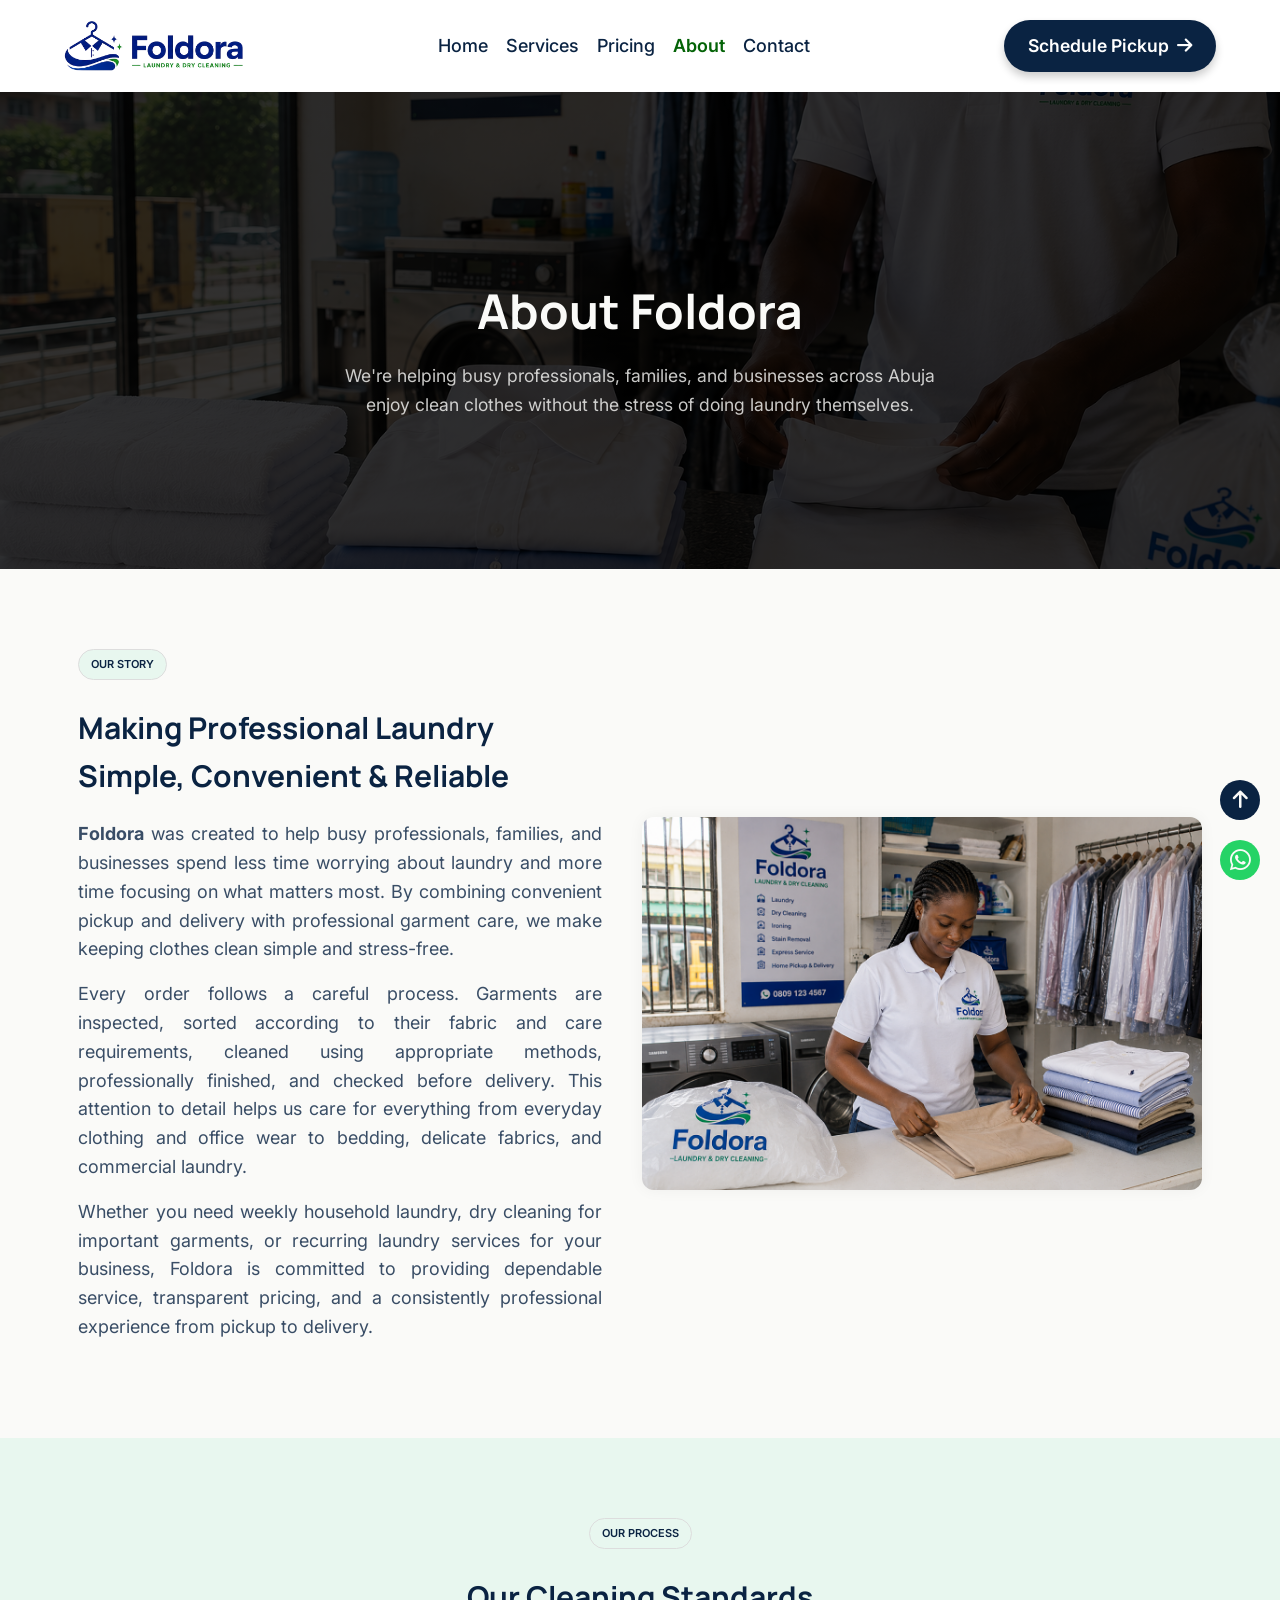
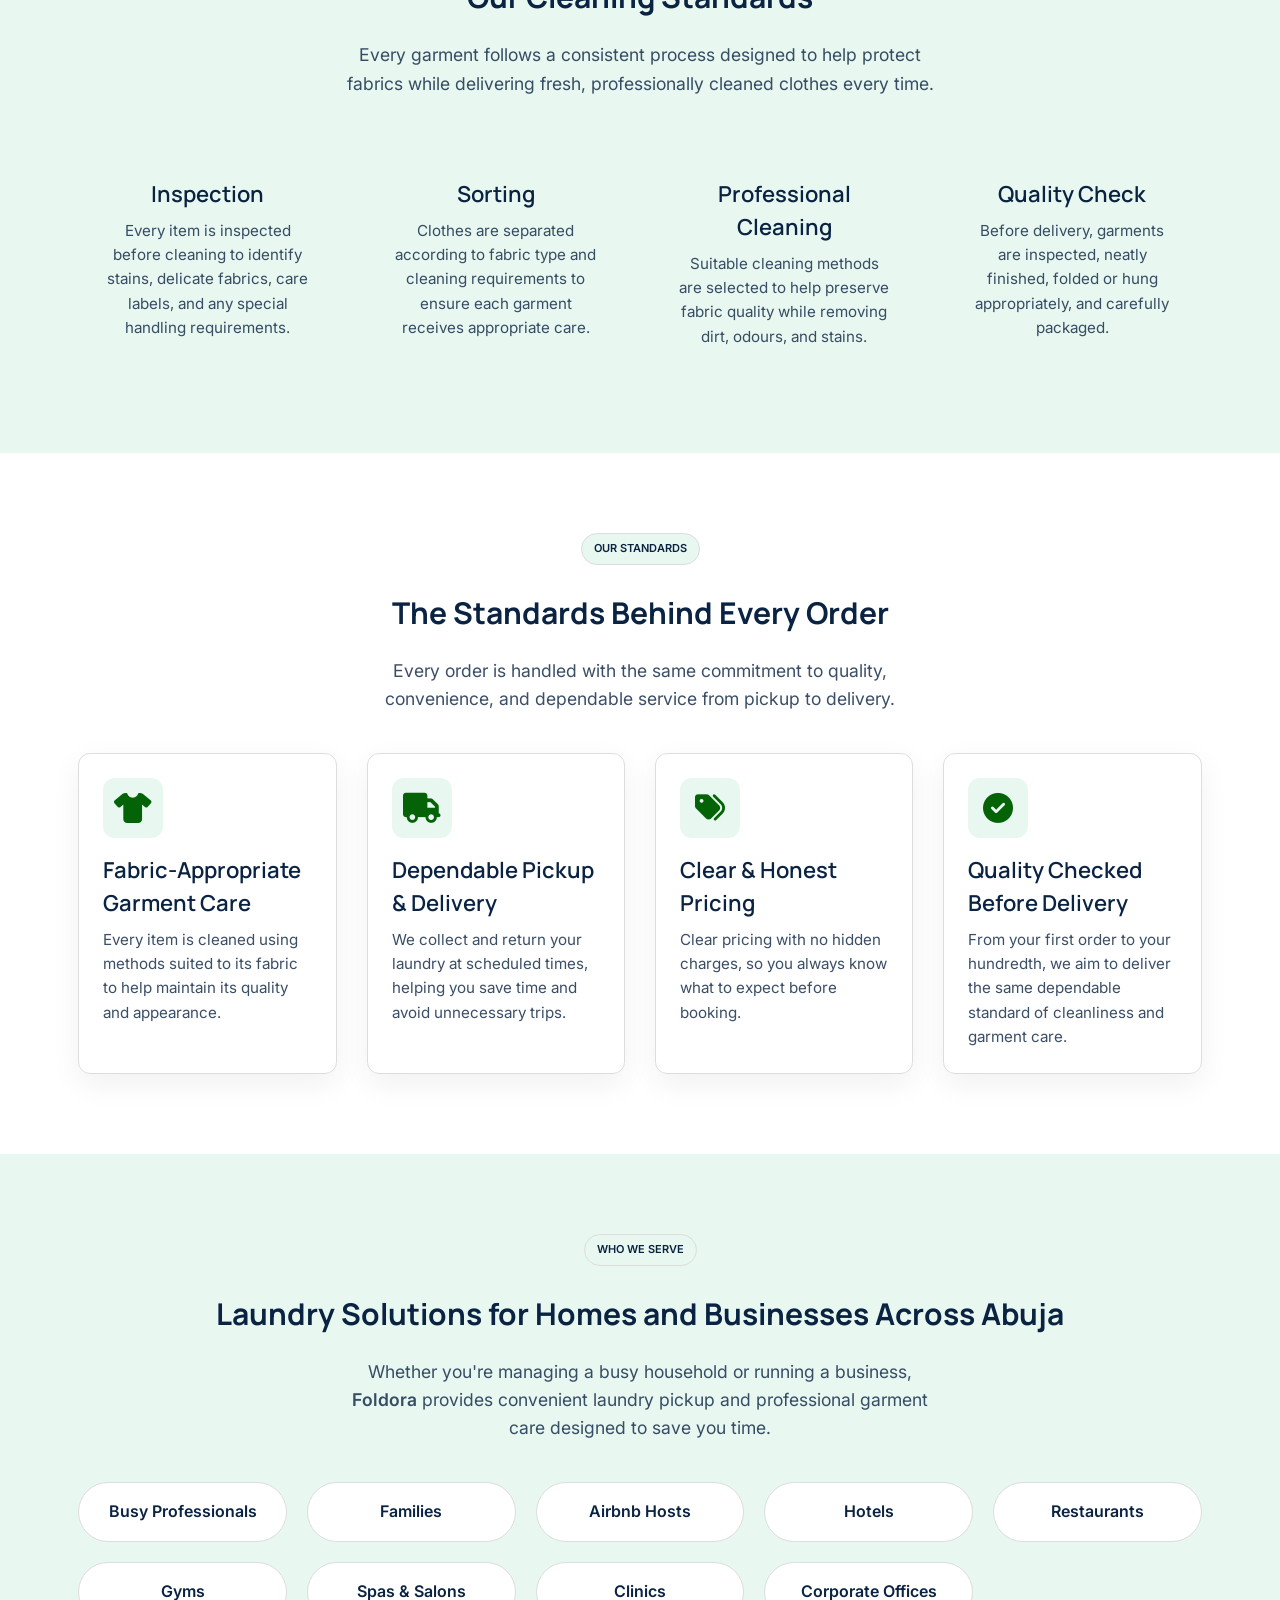
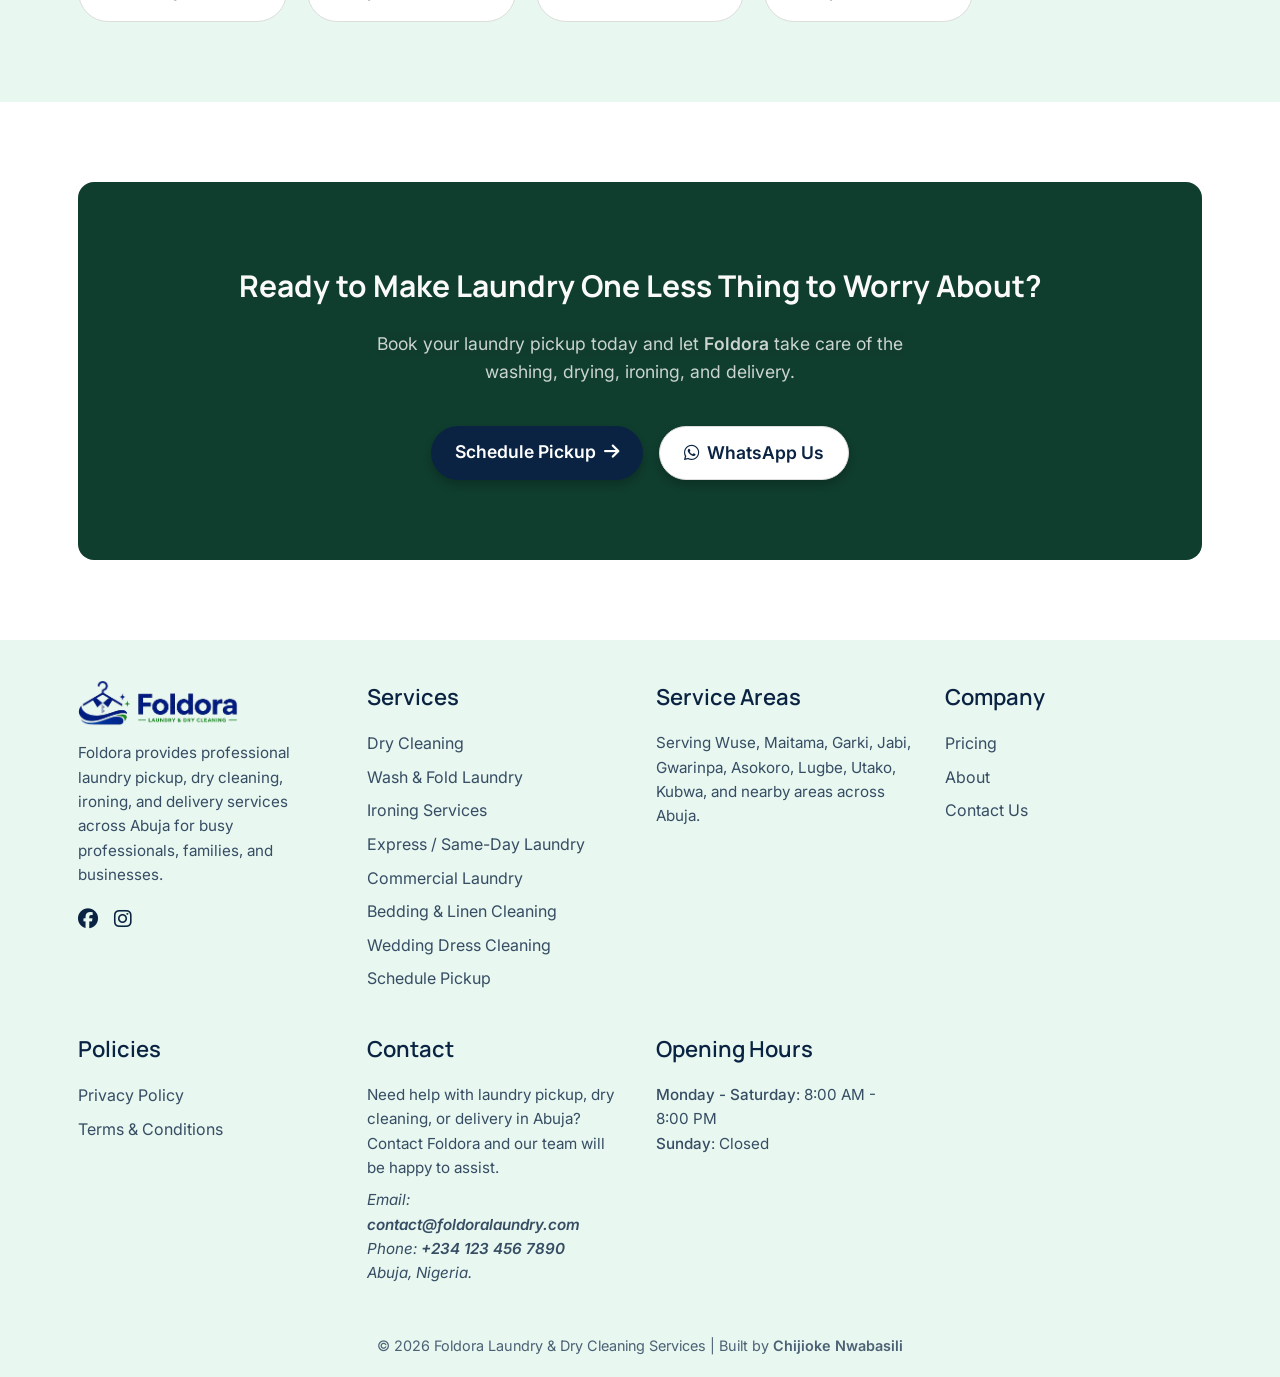
<file: about.html>
<!doctype html>
<html lang="en">
  <head>
    <meta charset="UTF-8" />
    <meta name="viewport" content="width=device-width, initial-scale=1.0" />
    <meta
      name="description"
      content="Learn about Foldora, an Abuja laundry and dry cleaning company offering professional garment care, convenient pickup & delivery, transparent pricing, and reliable service for homes and businesses."
    />
    <meta name="author" content="Chijioke Nwabasili" />
    <meta name="robots" content="index, follow" />
    <meta
      property="og:title"
      content="About Foldora | Laundry Pickup & Dry Cleaning Service in Abuja, Nigeria"
    />
    <meta
      property="og:description"
      content="Discover how Foldora provides reliable laundry pickup, dry cleaning, and garment care across Abuja with convenient service, transparent pricing, and professional attention to every order."
    />
    <meta property="og:type" content="website" />
    <meta property="og:site_name" content="Foldora" />
    <meta
      property="og:image"
      content="https://foldoralaundry.vercel.app/image/foldora-about-hero.webp"
    />
    <meta
      property="og:image:alt"
      content="Foldora laundry staff neatly folding freshly cleaned garments inside the company's laundry facility"
    />
    <meta
      property="og:url"
      content="https://foldoralaundry.vercel.app/about.html"
    />
    <meta
      name="twitter:title"
      content="About Foldora | Laundry Pickup & Dry Cleaning Service in Abuja, Nigeria"
    />
    <meta
      name="twitter:description"
      content="Meet Foldora, Abuja's trusted laundry and dry cleaning service offering convenient pickup & delivery, expert garment care, and dependable results."
    />
    <title>
      About Foldora | Laundry Pickup & Dry Cleaning Service in Abuja, Nigeria
    </title>
    <link rel="canonical" href="https://foldoralaundry.vercel.app/about.html" />
    <link
      rel="preload"
      as="image"
      href="image/foldora-about-hero.webp"
      fetchpriority="high"
    />
    <link rel="preconnect" href="https://fonts.googleapis.com" />
    <link rel="preconnect" href="https://fonts.gstatic.com" crossorigin />
    <link
      href="https://fonts.googleapis.com/css2?family=Inter:ital,opsz,wght@0,14..32,100..900;1,14..32,100..900&family=Manrope:wght@200..800&display=swap"
      rel="stylesheet"
    />
    <link
      rel="stylesheet"
      href="https://cdnjs.cloudflare.com/ajax/libs/font-awesome/6.7.2/css/all.min.css"
      integrity="sha512-Evv84Mr4kqVGRNSgIGL/F/aIDqQb7xQ2vcrdIwxfjThSH8CSR7PBEakCr51Ck+w+/U6swU2Im1vVX0SVk9ABhg=="
      crossorigin="anonymous"
      referrerpolicy="no-referrer"
    />
    <link
      rel="icon"
      type="image/png"
      sizes="32x32"
      href="image/favicon-32x32.png"
    />
    <link rel="stylesheet" href="style.css" />
  </head>
  <body>
    <header>
      <div class="container header-content">
        <a href="/" class="logo">
          <img
            src="image/foldora-logo.webp"
            alt="Foldora Logo - Laundry Pickup & Dry Cleaning Service in Abuja"
            width="678"
            height="194"
          />
        </a>
        <!-- Hamburger Menu -->
        <input type="checkbox" id="menu-toggle" />
        <label for="menu-toggle" class="hamburger">
          <span></span>
          <span></span>
          <span></span>
        </label>
        <!-- Navbar -->
        <nav aria-label="Main navigation">
          <ul class="nav-links">
            <li><a href="/">Home</a></li>
            <li>
              <a
                href="services.html"
                aria-label="Explore our laundry & dry cleaning services in Abuja"
                >Services</a
              >
            </li>
            <li>
              <a href="pricing.html" aria-label="View our laundry pricing">
                Pricing
              </a>
            </li>
            <li>
              <a
                href="about.html"
                class="active"
                aria-current="page"
                aria-label="Learn more about Foldora laundry & dry cleaning service in Abuja"
                >About</a
              >
            </li>
            <li>
              <a href="contact.html" aria-label="Get in touch with Foldora"
                >Contact</a
              >
            </li>
            <li>
              <a
                href="booking.html"
                class="header-cta-btn cta-mobile"
                aria-label="Schedule laundry pickup service in Abuja"
                >Schedule Pickup
                <i
                  class="fa-solid fa-arrow-right arrow-icon"
                  aria-hidden="true"
                ></i>
              </a>
            </li>
          </ul>
        </nav>
        <a
          href="booking.html"
          class="header-cta-btn cta-desktop"
          aria-label="Schedule laundry pickup service in Abuja"
          >Schedule Pickup
          <i class="fa-solid fa-arrow-right arrow-icon" aria-hidden="true"></i>
        </a>
      </div>
    </header>

    <main class="page-content">
      <!-- About Hero -->
      <section
        class="about-hero"
        id="about-hero"
        aria-labelledby="about-hero-heading"
      >
        <div class="container">
          <h1 id="about-hero-heading">About Foldora</h1>
          <p class="about-hero-subtext">
            We're helping busy professionals, families, and businesses across
            Abuja enjoy clean clothes without the stress of doing laundry
            themselves.
          </p>
        </div>
      </section>

      <!-- Our Story -->
      <section id="about-story">
        <div class="container about-story-content">
          <div class="about-story-text">
            <p class="section-label">Our story</p>
            <h2 class="about-story-title">
              Making Professional Laundry Simple, Convenient & Reliable
            </h2>
            <p class="about-story-description">
              <strong>Foldora</strong> was created to help busy professionals,
              families, and businesses spend less time worrying about laundry
              and more time focusing on what matters most. By combining
              convenient pickup and delivery with professional garment care, we
              make keeping clothes clean simple and stress-free.
            </p>
            <p class="about-story-description">
              Every order follows a careful process. Garments are inspected,
              sorted according to their fabric and care requirements, cleaned
              using appropriate methods, professionally finished, and checked
              before delivery. This attention to detail helps us care for
              everything from everyday clothing and office wear to bedding,
              delicate fabrics, and commercial laundry.
            </p>
            <p class="about-story-description">
              Whether you need weekly household laundry, dry cleaning for
              important garments, or recurring laundry services for your
              business, Foldora is committed to providing dependable service,
              transparent pricing, and a consistently professional experience
              from pickup to delivery.
            </p>
          </div>
          <div class="about-story-image">
            <img
              src="image/foldora-laundry-staff.webp"
              alt="Foldora laundry staff inspecting and neatly folding freshly cleaned garments inside the company's Abuja laundry facility"
              loading="lazy"
              width="600"
              height="400"
            />
          </div>
        </div>
      </section>

      <!-- Our Cleaning Standards -->
      <section id="cleaning-standards">
        <div class="container">
          <div class="section-heading">
            <p class="section-label">Our process</p>
            <h2 class="process-title">Our Cleaning Standards</h2>
            <p class="process-subtitle">
              Every garment follows a consistent process designed to help
              protect fabrics while delivering fresh, professionally cleaned
              clothes every time.
            </p>
          </div>
          <div class="process-grid">
            <article class="process-card">
              <h3 class="process">Inspection</h3>
              <p class="process-summary">
                Every item is inspected before cleaning to identify stains,
                delicate fabrics, care labels, and any special handling
                requirements.
              </p>
            </article>
            <article class="process-card">
              <h3 class="process">Sorting</h3>
              <p class="process-summary">
                Clothes are separated according to fabric type and cleaning
                requirements to ensure each garment receives appropriate care.
              </p>
            </article>
            <article class="process-card">
              <h3 class="process">Professional Cleaning</h3>
              <p class="process-summary">
                Suitable cleaning methods are selected to help preserve fabric
                quality while removing dirt, odours, and stains.
              </p>
            </article>
            <article class="process-card">
              <h3 class="process">Quality Check</h3>
              <p class="process-summary">
                Before delivery, garments are inspected, neatly finished, folded
                or hung appropriately, and carefully packaged.
              </p>
            </article>
          </div>
        </div>
      </section>

      <!-- Our Values -->
      <section id="about-values">
        <div class="container">
          <div class="section-heading">
            <p class="section-label">Our standards</p>
            <h2 class="about-values-title">The Standards Behind Every Order</h2>
            <p class="about-values-subtitle">
              Every order is handled with the same commitment to quality,
              convenience, and dependable service from pickup to delivery.
            </p>
          </div>
          <div class="values-grid">
            <article class="value-card">
              <div class="value-icon">
                <i class="fa-solid fa-shirt" aria-hidden="true"></i>
              </div>
              <h3 class="value">Fabric-Appropriate Garment Care</h3>
              <p class="value-description">
                Every item is cleaned using methods suited to its fabric to help
                maintain its quality and appearance.
              </p>
            </article>
            <article class="value-card">
              <div class="value-icon">
                <i class="fa-solid fa-truck" aria-hidden="true"></i>
              </div>
              <h3 class="value">Dependable Pickup & Delivery</h3>
              <p class="value-description">
                We collect and return your laundry at scheduled times, helping
                you save time and avoid unnecessary trips.
              </p>
            </article>
            <article class="value-card">
              <div class="value-icon">
                <i class="fa-solid fa-tags" aria-hidden="true"></i>
              </div>
              <h3 class="value">Clear & Honest Pricing</h3>
              <p class="value-description">
                Clear pricing with no hidden charges, so you always know what to
                expect before booking.
              </p>
            </article>
            <article class="value-card">
              <div class="value-icon">
                <i class="fa-solid fa-circle-check" aria-hidden="true"></i>
              </div>
              <h3 class="value">Quality Checked Before Delivery</h3>
              <p class="value-description">
                From your first order to your hundredth, we aim to deliver the
                same dependable standard of cleanliness and garment care.
              </p>
            </article>
          </div>
        </div>
      </section>

      <!-- Who We Serve -->
      <section id="who-we-serve">
        <div class="container">
          <div class="section-heading">
            <p class="section-label">Who we serve</p>
            <h2 class="who-we-serve-title">
              Laundry Solutions for Homes and Businesses Across Abuja
            </h2>
            <p class="who-we-serve-subtitle">
              Whether you're managing a busy household or running a business,
              <span>Foldora</span> provides convenient laundry pickup and
              professional garment care designed to save you time.
            </p>
          </div>
          <div class="who-we-serve-grid">
            <span class="who-we-serve-card">Busy Professionals</span>
            <span class="who-we-serve-card">Families</span>
            <span class="who-we-serve-card">Airbnb Hosts</span>
            <span class="who-we-serve-card">Hotels</span>
            <span class="who-we-serve-card">Restaurants</span>
            <span class="who-we-serve-card">Gyms</span>
            <span class="who-we-serve-card">Spas & Salons</span>
            <span class="who-we-serve-card">Clinics</span>
            <span class="who-we-serve-card">Corporate Offices</span>
          </div>
        </div>
      </section>

      <!-- About Page Final CTA -->
      <section id="final-cta">
        <div class="container">
          <h2 class="final-cta-title">
            Ready to Make Laundry One Less Thing to Worry About?
          </h2>
          <p class="final-cta-subtitle">
            Book your laundry pickup today and let <span>Foldora</span> take
            care of the washing, drying, ironing, and delivery.
          </p>
          <div class="final-cta-buttons">
            <a
              href="booking.html"
              class="btn-primary"
              aria-label="Schedule laundry pickup service in Abuja"
            >
              Schedule Pickup
              <i
                class="fa-solid fa-arrow-right arrow-icon"
                aria-hidden="true"
              ></i>
            </a>
            <a
              href="https://wa.me/2341234567890"
              class="btn-secondary"
              target="_blank"
              rel="noopener noreferrer"
              onclick="event.preventDefault()"
              aria-label="Chat with Foldora on WhatsApp"
            >
              <i
                class="fa-brands fa-whatsapp whatsapp-icon"
                aria-hidden="true"
              ></i>
              WhatsApp Us
            </a>
          </div>
        </div>
      </section>
    </main>

    <!-- Footer -->
    <footer>
      <div class="container footer-wrapper">
        <div class="footer-section">
          <a href="/" class="footer-logo">
            <img
              src="image/foldora-logo.webp"
              alt="Foldora Logo - Laundry Pickup & Dry Cleaning Service in Abuja"
              width="678"
              height="194"
            />
          </a>
          <p class="brand-description">
            Foldora provides professional laundry pickup, dry cleaning, ironing,
            and delivery services across Abuja for busy professionals, families,
            and businesses.
          </p>
          <ul class="social-icons">
            <li>
              <a href="#" onclick="event.preventDefault()" aria-label="Facebook"
                ><i class="fa-brands fa-facebook" aria-hidden="true"></i
              ></a>
            </li>
            <li>
              <a
                href="#"
                onclick="event.preventDefault()"
                aria-label="Instagram"
                ><i class="fa-brands fa-instagram" aria-hidden="true"></i
              ></a>
            </li>
            <li>
              <a
                href="https://wa.me/2341234567890"
                onclick="event.preventDefault()"
                target="_blank"
                rel="noopener noreferrer"
                aria-label="Chat with Foldora on WhatsApp"
                ><i
                  class="fa-brands fa-whatsapp whatsapp-chat-btn"
                  aria-hidden="true"
                ></i
              ></a>
            </li>
          </ul>
        </div>
        <!-- Services -->
        <div class="footer-section">
          <h3>Services</h3>
          <ul class="footer-links">
            <li>
              <a
                href="services.html"
                aria-label="Explore our dry cleaning service"
                >Dry Cleaning</a
              >
            </li>
            <li>
              <a
                href="services.html"
                aria-label="Explore our wash and fold laundry service"
                >Wash & Fold Laundry</a
              >
            </li>
            <li>
              <a href="services.html" aria-label="Explore our ironing service"
                >Ironing Services</a
              >
            </li>
            <li>
              <a
                href="services.html"
                aria-label="Explore our express laundry service"
                >Express / Same-Day Laundry</a
              >
            </li>
            <li>
              <a
                href="services.html"
                aria-label="Explore our commercial laundry service"
                >Commercial Laundry</a
              >
            </li>
            <li>
              <a
                href="services.html"
                aria-label="Explore our bedding & linen cleaning service"
                >Bedding & Linen Cleaning</a
              >
            </li>
            <li>
              <a
                href="services.html"
                aria-label="Explore our wedding dress cleaning service"
                >Wedding Dress Cleaning</a
              >
            </li>
            <li>
              <a
                href="booking.html"
                aria-label="Schedule laundry pickup service in Abuja"
                >Schedule Pickup
              </a>
            </li>
          </ul>
        </div>
        <!-- Service Areas -->
        <div class="footer-section">
          <h3>Service Areas</h3>
          <p>
            Serving Wuse, Maitama, Garki, Jabi, Gwarinpa, Asokoro, Lugbe, Utako,
            Kubwa, and nearby areas across Abuja.
          </p>
        </div>
        <!-- Company -->
        <div class="footer-section">
          <h3>Company</h3>
          <ul class="footer-links">
            <li>
              <a href="pricing.html" aria-label="View our laundry pricing">
                Pricing
              </a>
            </li>
            <li>
              <a
                href="about.html"
                aria-label="Learn more about Foldora laundry & dry cleaning services in Abuja"
                >About</a
              >
            </li>
            <li>
              <a href="contact.html" aria-label="Get in touch with Foldora"
                >Contact Us</a
              >
            </li>
          </ul>
        </div>
        <!-- Policies -->
        <div class="footer-section">
          <h3>Policies</h3>
          <ul class="footer-links">
            <li>
              <a
                href="privacy-policy.html"
                onclick="event.preventDefault()"
                aria-label="Read our privacy policy"
                >Privacy Policy</a
              >
            </li>
            <li>
              <a
                href="terms-of-service.html"
                onclick="event.preventDefault()"
                aria-label="Read our terms and conditions"
                >Terms & Conditions</a
              >
            </li>
          </ul>
        </div>
        <!-- Contact Information -->
        <div class="footer-section">
          <h3>Contact</h3>
          <p>
            Need help with laundry pickup, dry cleaning, or delivery in Abuja?
            Contact Foldora and our team will be happy to assist.
          </p>
          <address>
            <p>
              Email:
              <a
                href="mailto:contact@foldoralaundry.com"
                onclick="event.preventDefault()"
                >contact@foldoralaundry.com</a
              >
            </p>
            <p>
              Phone:
              <a href="tel:+2341234567890" onclick="event.preventDefault()"
                >+234 123 456 7890</a
              >
            </p>
            <p>Abuja, Nigeria.</p>
          </address>
        </div>
        <!-- Opening Hours -->
        <div class="footer-section">
          <h3>Opening Hours</h3>
          <p><span>Monday - Saturday</span>: 8:00 AM - 8:00 PM</p>
          <p><span>Sunday</span>: Closed</p>
        </div>
      </div>
      <p class="copyright">
        &copy; 2026 Foldora Laundry & Dry Cleaning Services | Built by
        <a
          href="https://chijiokenwabasili.vercel.app"
          target="_blank"
          rel="noopener noreferrer"
          >Chijioke Nwabasili</a
        >
      </p>
      <a href="#" aria-label="Scroll to the top" class="back-to-top-btn">
        <i class="fa-solid fa-arrow-up" aria-hidden="true"></i>
      </a>
    </footer>

    <script src="scripts/index.js"></script>
  </body>
</html>
</file>
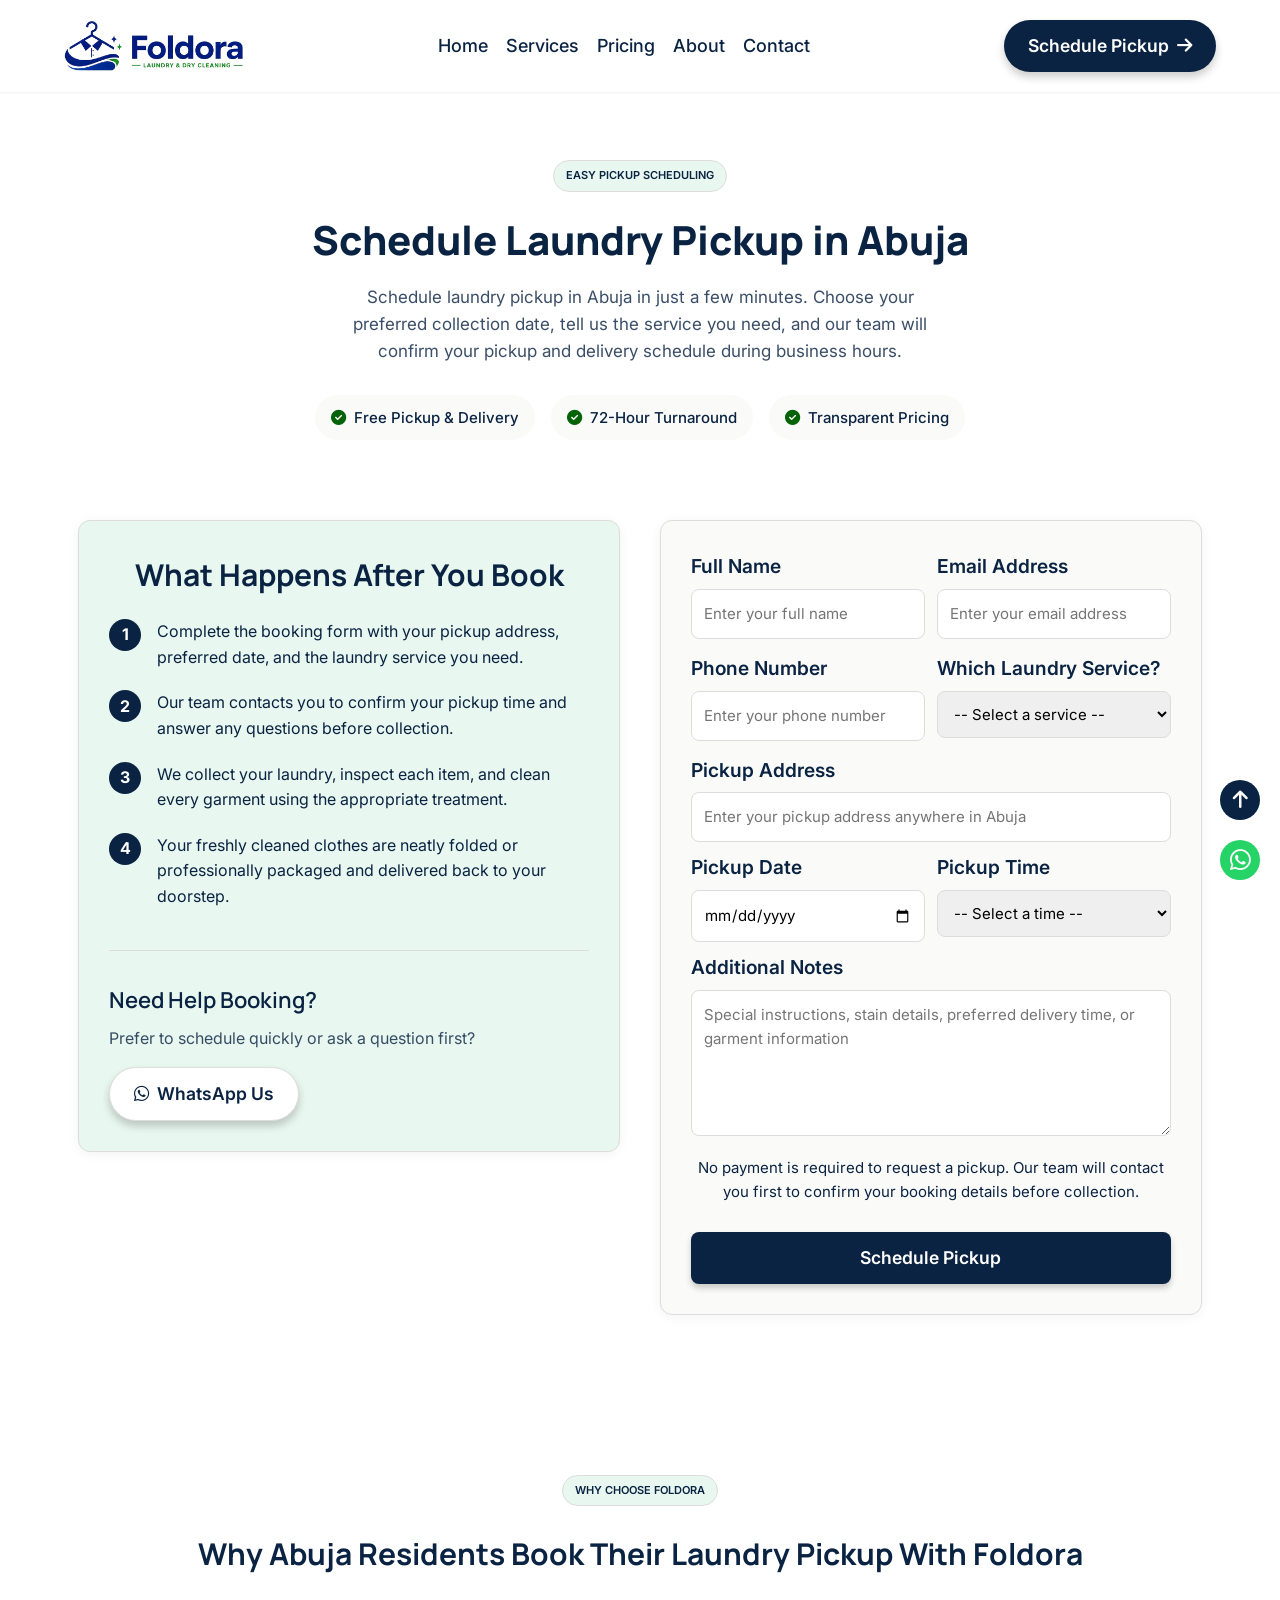
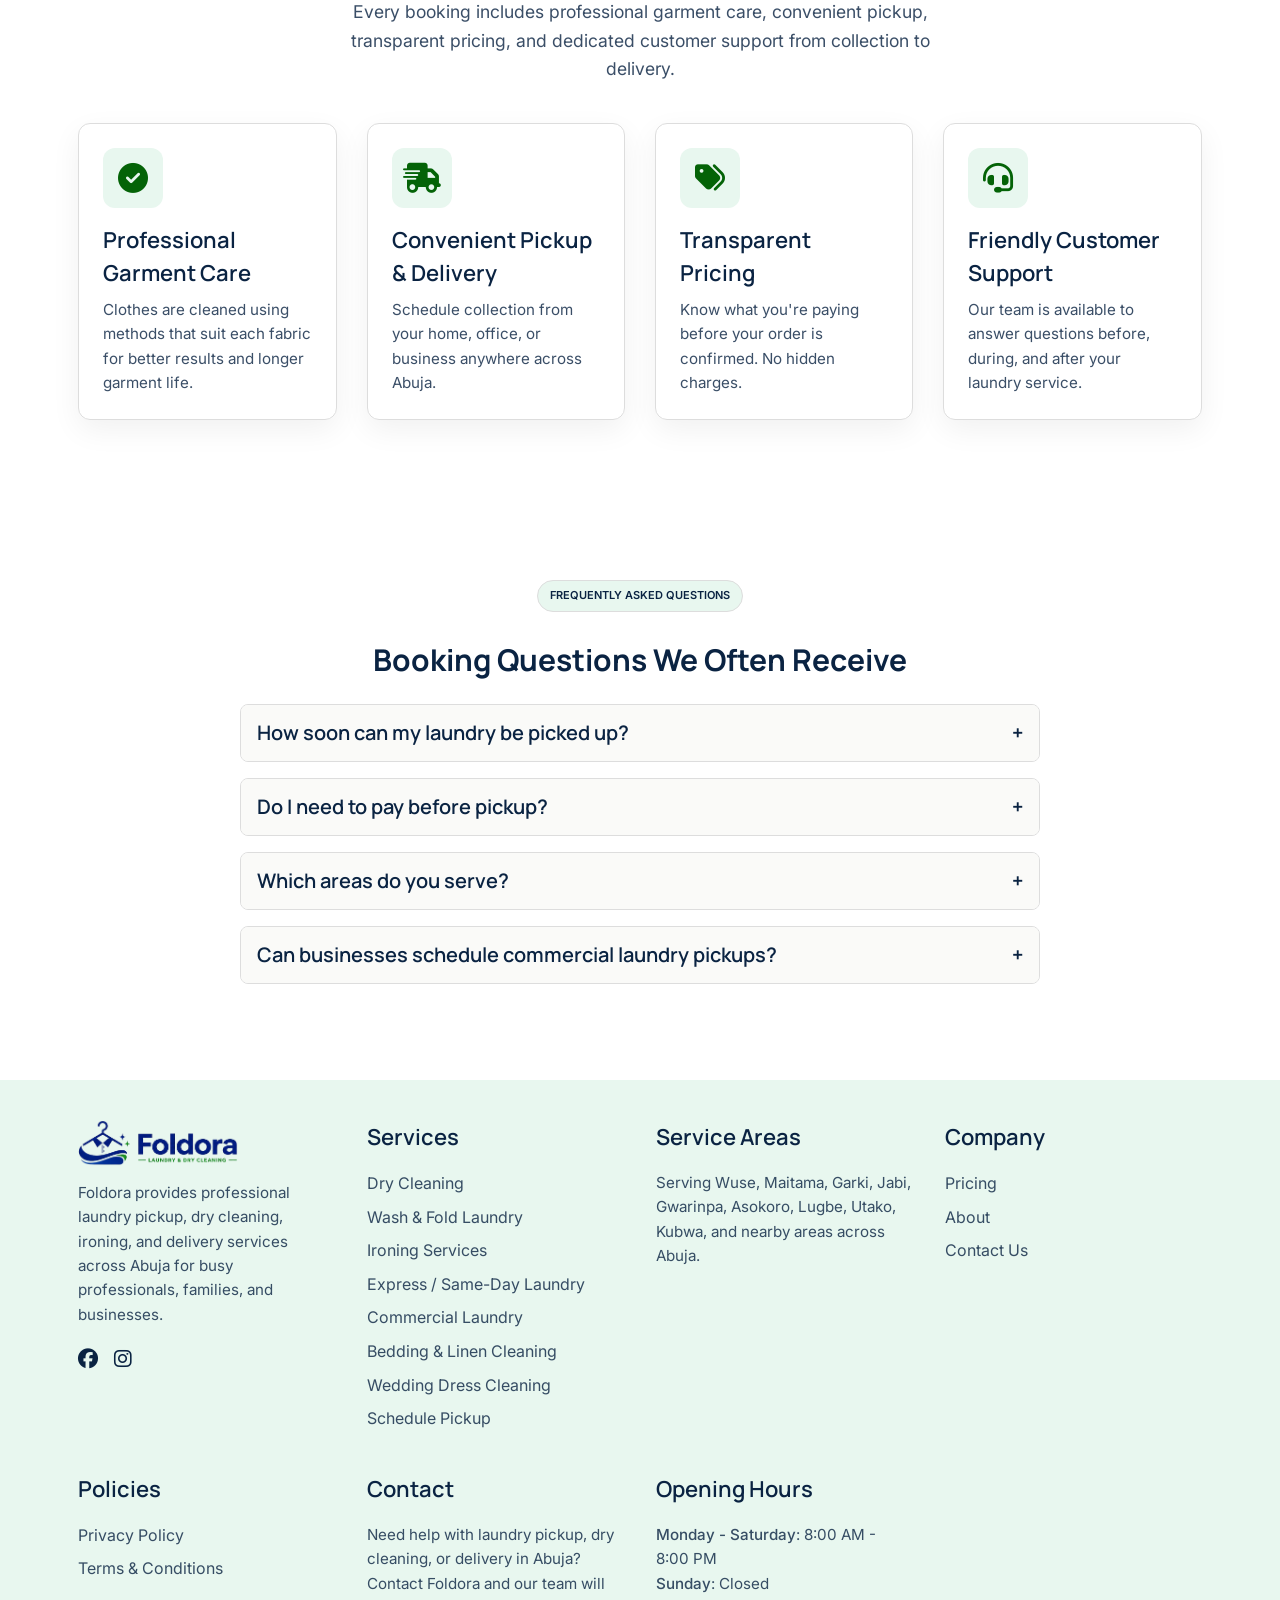
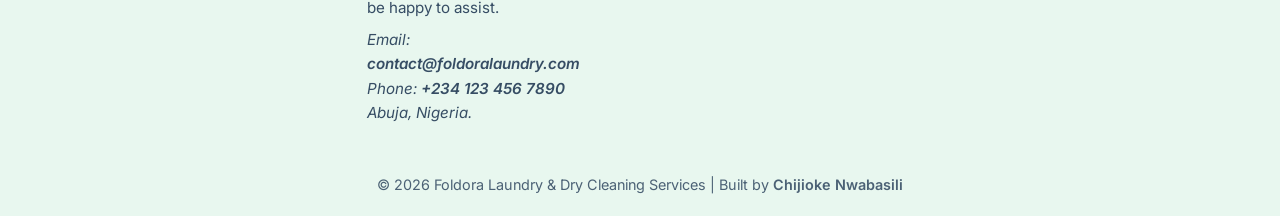
<file: booking.html>
<!doctype html>
<html lang="en">
  <head>
    <meta charset="UTF-8" />
    <meta name="viewport" content="width=device-width, initial-scale=1.0" />
    <meta
      name="description"
      content="Schedule laundry pickup and dry cleaning service in Abuja, Nigeria with Foldora. Book convenient pickup and delivery for wash & fold, ironing, express laundry, bedding cleaning, and more."
    />
    <meta name="author" content="Chijioke Nwabasili" />
    <meta name="robots" content="index, follow" />
    <meta
      property="og:title"
      content="Book Laundry Pickup & Dry Cleaning Service in Abuja, Nigeria | Foldora"
    />
    <meta
      property="og:description"
      content="Book convenient laundry pickup and dry cleaning service in Abuja, Nigeria with Foldora."
    />
    <meta property="og:type" content="website" />
    <meta property="og:site_name" content="Foldora" />

    <meta
      property="og:url"
      content="https://foldoralaundry.vercel.app/booking.html"
    />
    <meta
      name="twitter:title"
      content="Book Laundry Pickup & Dry Cleaning Service in Abuja, Nigeria | Foldora"
    />
    <meta
      name="twitter:description"
      content="Schedule professional laundry pickup and dry cleaning service in Abuja, Nigeria with Foldora."
    />
    <title>
      Book Laundry Pickup & Dry Cleaning Service in Abuja, Nigeria | Foldora
    </title>
    <link
      rel="canonical"
      href="https://foldoralaundry.vercel.app/booking.html"
    />
    <link rel="preconnect" href="https://fonts.googleapis.com" />
    <link rel="preconnect" href="https://fonts.gstatic.com" crossorigin />
    <link
      href="https://fonts.googleapis.com/css2?family=Inter:ital,opsz,wght@0,14..32,100..900;1,14..32,100..900&family=Manrope:wght@200..800&display=swap"
      rel="stylesheet"
    />
    <link
      rel="stylesheet"
      href="https://cdnjs.cloudflare.com/ajax/libs/font-awesome/6.7.2/css/all.min.css"
      integrity="sha512-Evv84Mr4kqVGRNSgIGL/F/aIDqQb7xQ2vcrdIwxfjThSH8CSR7PBEakCr51Ck+w+/U6swU2Im1vVX0SVk9ABhg=="
      crossorigin="anonymous"
      referrerpolicy="no-referrer"
    />
    <link
      rel="icon"
      type="image/png"
      sizes="32x32"
      href="image/favicon-32x32.png"
    />
    <link rel="stylesheet" href="style.css" />
  </head>
  <body>
    <header>
      <div class="container header-content">
        <a href="/" class="logo">
          <img
            src="image/foldora-logo.webp"
            alt="Foldora Logo - Laundry Pickup & Dry Cleaning Service in Abuja"
            width="678"
            height="194"
          />
        </a>
        <!-- Hamburger Menu -->
        <input type="checkbox" id="menu-toggle" />
        <label for="menu-toggle" class="hamburger">
          <span></span>
          <span></span>
          <span></span>
        </label>
        <!-- Navbar -->
        <nav aria-label="Main navigation">
          <ul class="nav-links">
            <li><a href="/">Home</a></li>
            <li>
              <a
                href="services.html"
                aria-label="Explore our laundry & dry cleaning services in Abuja"
                >Services</a
              >
            </li>
            <li>
              <a href="pricing.html" aria-label="View our laundry pricing">
                Pricing
              </a>
            </li>
            <li>
              <a
                href="about.html"
                aria-label="Learn more about Foldora laundry & dry cleaning service in Abuja"
                >About</a
              >
            </li>
            <li>
              <a href="contact.html" aria-label="Get in touch with Foldora"
                >Contact</a
              >
            </li>
            <li>
              <a
                href="booking.html"
                aria-current="page"
                class="header-cta-btn cta-mobile"
                aria-label="Schedule laundry pickup service in Abuja"
                >Schedule Pickup
                <i
                  class="fa-solid fa-arrow-right arrow-icon"
                  aria-hidden="true"
                ></i>
              </a>
            </li>
          </ul>
        </nav>
        <a
          href="booking.html"
          aria-current="page"
          class="header-cta-btn cta-desktop"
          aria-label="Schedule laundry pickup service in Abuja"
          >Schedule Pickup
          <i class="fa-solid fa-arrow-right arrow-icon" aria-hidden="true"></i>
        </a>
      </div>
    </header>

    <main class="page-content">
      <!-- Booking Hero -->
      <section
        class="booking-hero"
        id="booking-hero"
        aria-labelledby="booking-hero-heading"
      >
        <div class="container">
          <div class="booking-hero-content">
            <p class="section-label">Easy pickup scheduling</p>
            <h1 class="booking-hero-heading">
              Schedule Laundry Pickup in Abuja
            </h1>
            <p class="booking-hero-subtext">
              Schedule laundry pickup in Abuja in just a few minutes. Choose
              your preferred collection date, tell us the service you need, and
              our team will confirm your pickup and delivery schedule during
              business hours.
            </p>
            <div class="booking-trust-bar">
              <div class="booking-trust-item">
                <i class="fa-solid fa-circle-check" aria-hidden="true"></i>
                <span>Free Pickup & Delivery</span>
              </div>
              <div class="booking-trust-item">
                <i class="fa-solid fa-circle-check" aria-hidden="true"></i>
                <span>72-Hour Turnaround</span>
              </div>
              <div class="booking-trust-item">
                <i class="fa-solid fa-circle-check" aria-hidden="true"></i>
                <span>Transparent Pricing</span>
              </div>
            </div>
          </div>
          <div class="booking-grid">
            <aside class="booking-info-card">
              <h2 class="booking-info-card-title">
                What Happens After You Book
              </h2>
              <div class="booking-step">
                <span class="booking-step-number">1</span>
                <p class="booking-step-description">
                  Complete the booking form with your pickup address, preferred
                  date, and the laundry service you need.
                </p>
              </div>
              <div class="booking-step">
                <span class="booking-step-number">2</span>
                <p class="booking-step-description">
                  Our team contacts you to confirm your pickup time and answer
                  any questions before collection.
                </p>
              </div>
              <div class="booking-step">
                <span class="booking-step-number">3</span>
                <p class="booking-step-description">
                  We collect your laundry, inspect each item, and clean every
                  garment using the appropriate treatment.
                </p>
              </div>
              <div class="booking-step">
                <span class="booking-step-number">4</span>
                <p class="booking-step-description">
                  Your freshly cleaned clothes are neatly folded or
                  professionally packaged and delivered back to your doorstep.
                </p>
              </div>
              <div class="booking-contact-box">
                <h3 class="booking-contact-box-title">Need Help Booking?</h3>
                <p class="booking-contact-box-subtitle">
                  Prefer to schedule quickly or ask a question first?
                </p>
                <div class="booking-contact-box-cta">
                  <a
                    href="https://wa.me/2341234567890"
                    target="_blank"
                    rel="noopener noreferrer"
                    onclick="event.preventDefault()"
                    class="btn-secondary"
                    aria-label="Chat with Foldora on WhatsApp"
                  >
                    <i
                      class="fa-brands fa-whatsapp whatsapp-icon"
                      aria-hidden="true"
                    ></i>
                    WhatsApp Us
                  </a>
                </div>
              </div>
            </aside>
            <!-- Booking Form -->
            <form
              id="booking-form"
              method="post"
              aria-label="Foldora Booking Form"
            >
              <div class="form-row">
                <div class="form-group">
                  <label for="booking-name">Full Name</label>
                  <input
                    type="text"
                    id="booking-name"
                    name="booking-name"
                    required
                    placeholder="Enter your full name"
                    autocomplete="name"
                  />
                  <div
                    class="error-message"
                    id="booking-name-error"
                    role="alert"
                  ></div>
                </div>
                <div class="form-group">
                  <label for="booking-email">Email Address</label>
                  <input
                    type="email"
                    name="booking-email"
                    required
                    id="booking-email"
                    placeholder="Enter your email address"
                    autocomplete="email"
                  />
                  <div
                    class="error-message"
                    id="booking-email-error"
                    role="alert"
                  ></div>
                </div>
              </div>
              <div class="form-row">
                <div class="form-group">
                  <label for="booking-phone">Phone Number</label>

                  <input
                    type="tel"
                    id="booking-phone"
                    name="booking-phone"
                    required
                    placeholder="Enter your phone number"
                    autocomplete="tel"
                  />
                  <div
                    class="booking-error-message"
                    id="booking-phone-error"
                    role="alert"
                  ></div>
                </div>
                <div class="form-group">
                  <label for="laundry-service">Which Laundry Service?</label>
                  <select id="laundry-service" name="laundry-service" required>
                    <option value="" disabled selected>
                      -- Select a service --
                    </option>
                    <option value="dry-cleaning">Dry Cleaning</option>
                    <option value="wash-and-fold">Wash & Fold Laundry</option>
                    <option value="ironing">Ironing Services</option>
                    <option value="pickup-delivery">Pickup & Delivery</option>
                    <option value="express-laundry">
                      Express / Same-Day Laundry
                    </option>
                    <option value="commercial-laundry">
                      Commercial Laundry
                    </option>
                    <option value="wedding-dress-cleaning">
                      Wedding Dress Cleaning
                    </option>
                    <option value="bedding-cleaning">
                      Bedding & Linen Cleaning
                    </option>
                    <option value="airbnb-laundry">Airbnb Laundry</option>
                    <option value="hotel-laundry">Hotel Laundry</option>
                  </select>
                </div>
              </div>
              <div class="form-row">
                <div class="form-group">
                  <label for="pickup-address">Pickup Address</label>
                  <input
                    type="text"
                    id="pickup-address"
                    name="pickup-address"
                    required
                    placeholder="Enter your pickup address anywhere in Abuja"
                    autocomplete="off"
                  />
                </div>
              </div>
              <div class="form-row">
                <div class="form-group">
                  <label for="pickup-date">Pickup Date</label>
                  <input
                    type="date"
                    id="pickup-date"
                    name="pickup-date"
                    required
                  />
                </div>
                <div class="form-group">
                  <label for="pickup-time">Pickup Time</label>
                  <select id="pickup-time" name="pickup-time" required>
                    <option value="" disabled selected>
                      -- Select a time --
                    </option>
                    <option value="8am-10am">8:00 AM - 10:00 AM</option>
                    <option value="10am-12pm">10:00 AM - 12:00 PM</option>
                    <option value="12pm-2pm">12:00 PM - 2:00 PM</option>
                    <option value="2pm-4pm">2:00 PM - 4:00 PM</option>
                    <option value="4pm-6pm">4:00 PM - 6:00 PM</option>
                  </select>
                </div>
              </div>
              <div class="form-group">
                <label for="booking-message"> Additional Notes </label>
                <textarea
                  id="booking-message"
                  name="booking-message"
                  rows="5"
                  minlength="10"
                  maxlength="500"
                  placeholder="Special instructions, stain details, preferred delivery time, or garment information"
                ></textarea>
                <div
                  class="booking-error-message"
                  id="booking-message-error"
                  role="alert"
                ></div>
              </div>
              <p class="booking-reassurance">
                No payment is required to request a pickup. Our team will
                contact you first to confirm your booking details before
                collection.
              </p>
              <button
                type="submit"
                class="booking-btn"
                aria-label="Schedule laundry pickup"
              >
                Schedule Pickup
              </button>
            </form>
          </div>
        </div>
      </section>

      <!-- Booking Benefits -->
      <section id="booking-benefits">
        <div class="container">
          <div class="section-heading">
            <p class="section-label">Why Choose Foldora</p>
            <h2 class="benefits-title">
              Why Abuja Residents Book Their Laundry Pickup With Foldora
            </h2>
            <p class="benefits-subtitle">
              Every booking includes professional garment care, convenient
              pickup, transparent pricing, and dedicated customer support from
              collection to delivery.
            </p>
          </div>
          <div class="benefits-grid">
            <article class="benefit-card">
              <div class="benefit-icon">
                <i class="fa-solid fa-circle-check"></i>
              </div>
              <h3 class="benefit">Professional Garment Care</h3>
              <p class="benefit-description">
                Clothes are cleaned using methods that suit each fabric for
                better results and longer garment life.
              </p>
            </article>
            <article class="benefit-card">
              <div class="benefit-icon">
                <i class="fa-solid fa-truck-fast"></i>
              </div>
              <h3 class="benefit">Convenient Pickup & Delivery</h3>
              <p class="benefit-description">
                Schedule collection from your home, office, or business anywhere
                across Abuja.
              </p>
            </article>
            <article class="benefit-card">
              <div class="benefit-icon">
                <i class="fa-solid fa-tags"></i>
              </div>
              <h3 class="benefit">Transparent Pricing</h3>
              <p class="benefit-description">
                Know what you're paying before your order is confirmed. No
                hidden charges.
              </p>
            </article>
            <article class="benefit-card">
              <div class="benefit-icon">
                <i class="fa-solid fa-headset"></i>
              </div>
              <h3 class="benefit">Friendly Customer Support</h3>
              <p class="benefit-description">
                Our team is available to answer questions before, during, and
                after your laundry service.
              </p>
            </article>
          </div>
        </div>
      </section>

      <!-- Booking FAQ -->
      <section id="booking-faq">
        <div class="container faq-content">
          <div class="section-heading">
            <p class="section-label">Frequently Asked Questions</p>
            <h2 class="faq-title">Booking Questions We Often Receive</h2>
          </div>
          <article class="faq-item">
            <h3 class="faq-question">
              How soon can my laundry be picked up?
              <span class="plus-sign">&#43;</span>
            </h3>
            <p class="faq-answer">
              Pickup is usually available the same day or the next available
              time slot depending on your location and the time your booking is
              received.
            </p>
          </article>
          <article class="faq-item">
            <h3 class="faq-question">
              Do I need to pay before pickup?
              <span class="plus-sign">&#43;</span>
            </h3>
            <p class="faq-answer">
              No. We confirm your booking first before arranging collection and
              discussing payment.
            </p>
          </article>
          <article class="faq-item">
            <h3 class="faq-question">
              Which areas do you serve?
              <span class="plus-sign">&#43;</span>
            </h3>
            <p class="faq-answer">
              Foldora provides laundry pickup across Wuse, Maitama, Garki, Jabi,
              Gwarinpa, Asokoro, Lugbe, Kubwa, Utako, and nearby communities in
              Abuja.
            </p>
          </article>
          <article class="faq-item">
            <h3 class="faq-question">
              Can businesses schedule commercial laundry pickups?
              <span class="plus-sign">&#43;</span>
            </h3>
            <p class="faq-answer">
              Yes. Hotels, Airbnb hosts, gyms, spas, restaurants, offices, and
              other businesses can request recurring or one-time commercial
              laundry services.
            </p>
          </article>
        </div>
      </section>
    </main>

    <!-- Footer -->
    <footer>
      <div class="container footer-wrapper">
        <div class="footer-section">
          <a href="/" class="footer-logo">
            <img
              src="image/foldora-logo.webp"
              alt="Foldora Logo - Laundry Pickup & Dry Cleaning Service in Abuja"
              width="678"
              height="194"
            />
          </a>
          <p class="brand-description">
            Foldora provides professional laundry pickup, dry cleaning, ironing,
            and delivery services across Abuja for busy professionals, families,
            and businesses.
          </p>
          <ul class="social-icons">
            <li>
              <a href="#" onclick="event.preventDefault()" aria-label="Facebook"
                ><i class="fa-brands fa-facebook" aria-hidden="true"></i
              ></a>
            </li>
            <li>
              <a
                href="#"
                onclick="event.preventDefault()"
                aria-label="Instagram"
                ><i class="fa-brands fa-instagram" aria-hidden="true"></i
              ></a>
            </li>
            <li>
              <a
                href="https://wa.me/2341234567890"
                onclick="event.preventDefault()"
                target="_blank"
                rel="noopener noreferrer"
                aria-label="Chat with Foldora on WhatsApp"
                ><i
                  class="fa-brands fa-whatsapp whatsapp-chat-btn"
                  aria-hidden="true"
                ></i
              ></a>
            </li>
          </ul>
        </div>
        <!-- Services -->
        <div class="footer-section">
          <h3>Services</h3>
          <ul class="footer-links">
            <li>
              <a
                href="services.html"
                aria-label="Explore our dry cleaning service"
                >Dry Cleaning</a
              >
            </li>
            <li>
              <a
                href="services.html"
                aria-label="Explore our wash and fold laundry service"
                >Wash & Fold Laundry</a
              >
            </li>
            <li>
              <a href="services.html" aria-label="Explore our ironing service"
                >Ironing Services</a
              >
            </li>
            <li>
              <a
                href="services.html"
                aria-label="Explore our express laundry service"
                >Express / Same-Day Laundry</a
              >
            </li>
            <li>
              <a
                href="services.html"
                aria-label="Explore our commercial laundry service"
                >Commercial Laundry</a
              >
            </li>
            <li>
              <a
                href="services.html"
                aria-label="Explore our bedding & linen cleaning service"
                >Bedding & Linen Cleaning</a
              >
            </li>
            <li>
              <a
                href="services.html"
                aria-label="Explore our wedding dress cleaning service"
                >Wedding Dress Cleaning</a
              >
            </li>
            <li>
              <a
                href="booking.html"
                aria-label="Schedule laundry pickup service in Abuja"
                >Schedule Pickup
              </a>
            </li>
          </ul>
        </div>
        <!-- Service Areas -->
        <div class="footer-section">
          <h3>Service Areas</h3>
          <p>
            Serving Wuse, Maitama, Garki, Jabi, Gwarinpa, Asokoro, Lugbe, Utako,
            Kubwa, and nearby areas across Abuja.
          </p>
        </div>
        <!-- Company -->
        <div class="footer-section">
          <h3>Company</h3>
          <ul class="footer-links">
            <li>
              <a href="pricing.html" aria-label="View our laundry pricing">
                Pricing
              </a>
            </li>
            <li>
              <a
                href="about.html"
                aria-label="Learn more about Foldora laundry & dry cleaning services in Abuja"
                >About</a
              >
            </li>
            <li>
              <a href="contact.html" aria-label="Get in touch with Foldora"
                >Contact Us</a
              >
            </li>
          </ul>
        </div>
        <!-- Policies -->
        <div class="footer-section">
          <h3>Policies</h3>
          <ul class="footer-links">
            <li>
              <a
                href="privacy-policy.html"
                onclick="event.preventDefault()"
                aria-label="Read our privacy policy"
                >Privacy Policy</a
              >
            </li>
            <li>
              <a
                href="terms-of-service.html"
                onclick="event.preventDefault()"
                aria-label="Read our terms and conditions"
                >Terms & Conditions</a
              >
            </li>
          </ul>
        </div>
        <!-- Contact Information -->
        <div class="footer-section">
          <h3>Contact</h3>
          <p>
            Need help with laundry pickup, dry cleaning, or delivery in Abuja?
            Contact Foldora and our team will be happy to assist.
          </p>
          <address>
            <p>
              Email:
              <a
                href="mailto:contact@foldoralaundry.com"
                onclick="event.preventDefault()"
                >contact@foldoralaundry.com</a
              >
            </p>
            <p>
              Phone:
              <a href="tel:+2341234567890" onclick="event.preventDefault()"
                >+234 123 456 7890</a
              >
            </p>
            <p>Abuja, Nigeria.</p>
          </address>
        </div>
        <!-- Opening Hours -->
        <div class="footer-section">
          <h3>Opening Hours</h3>
          <p><span>Monday - Saturday</span>: 8:00 AM - 8:00 PM</p>
          <p><span>Sunday</span>: Closed</p>
        </div>
      </div>
      <p class="copyright">
        &copy; 2026 Foldora Laundry & Dry Cleaning Services | Built by
        <a
          href="https://chijiokenwabasili.vercel.app"
          target="_blank"
          rel="noopener noreferrer"
          >Chijioke Nwabasili</a
        >
      </p>
      <a href="#" aria-label="Scroll to the top" class="back-to-top-btn">
        <i class="fa-solid fa-arrow-up" aria-hidden="true"></i>
      </a>
    </footer>

    <script src="scripts/booking.js"></script>
    <script src="scripts/index.js"></script>
  </body>
</html>
</file>
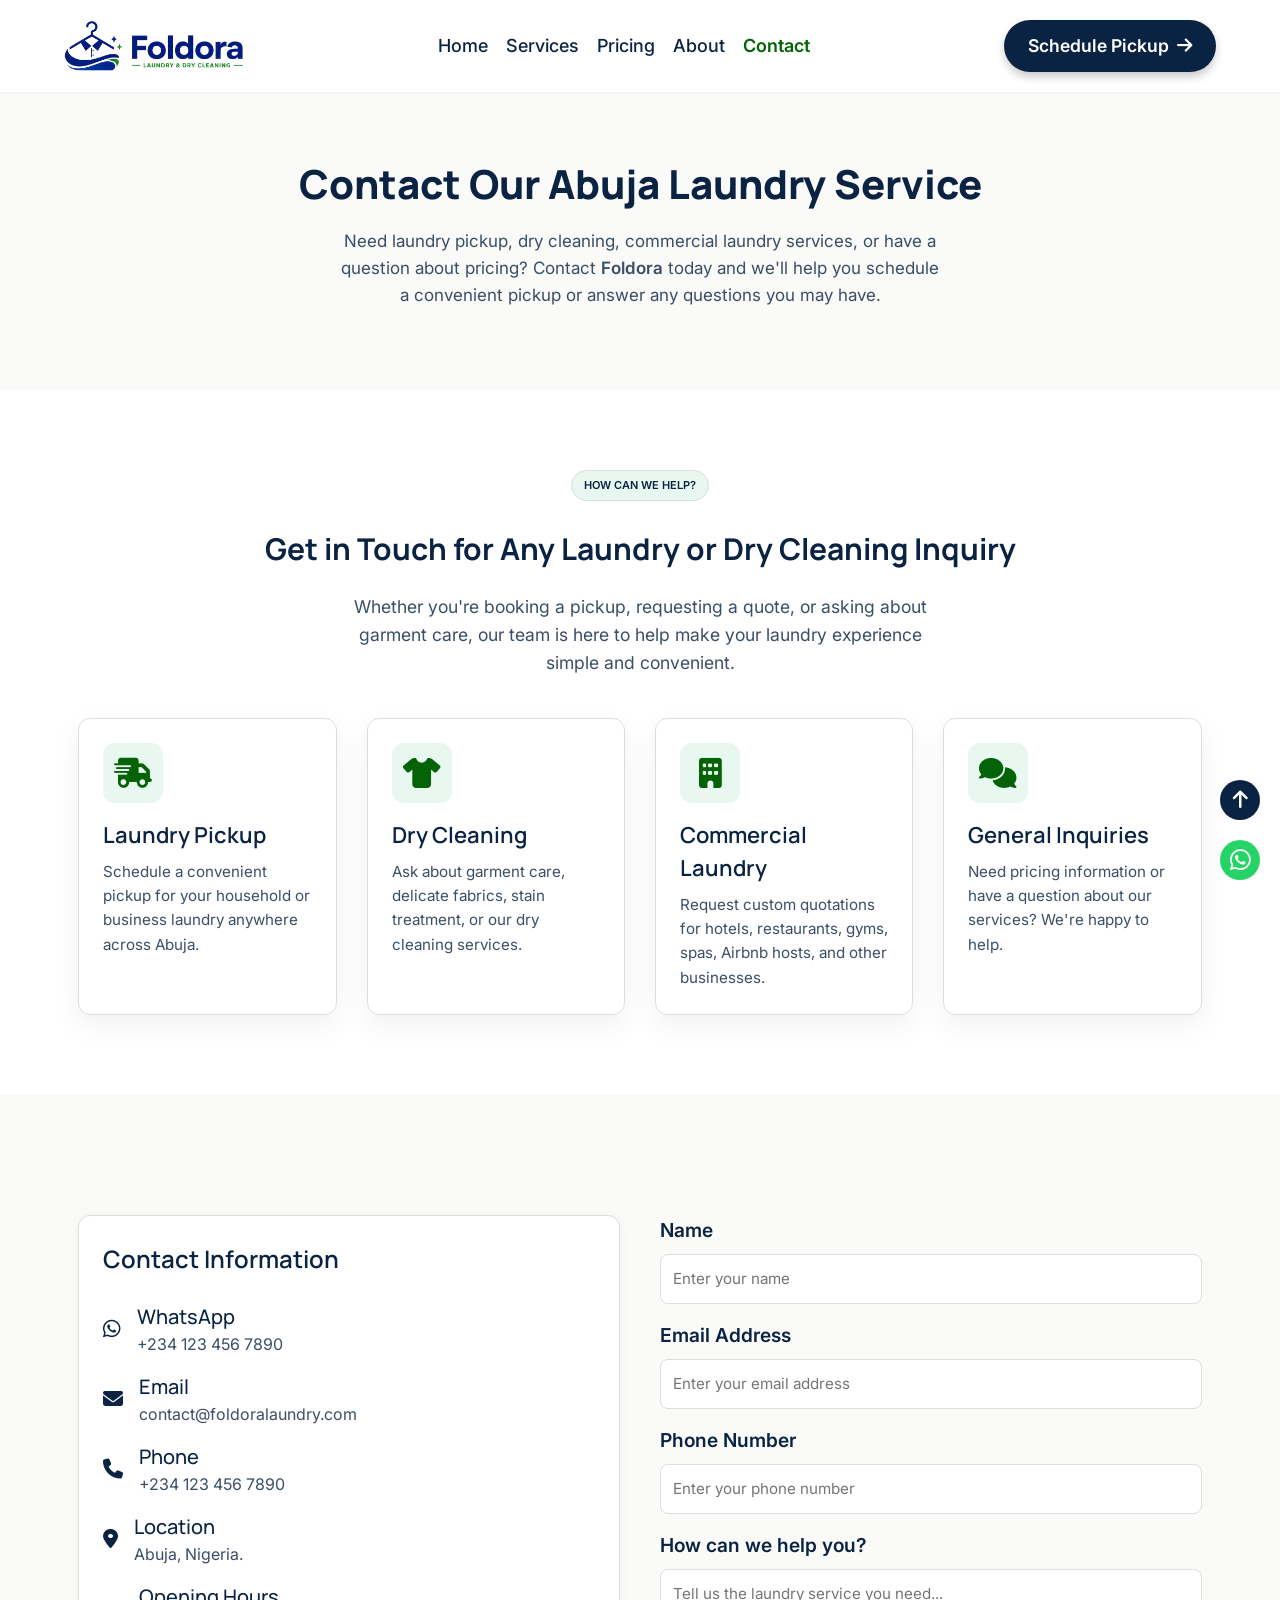
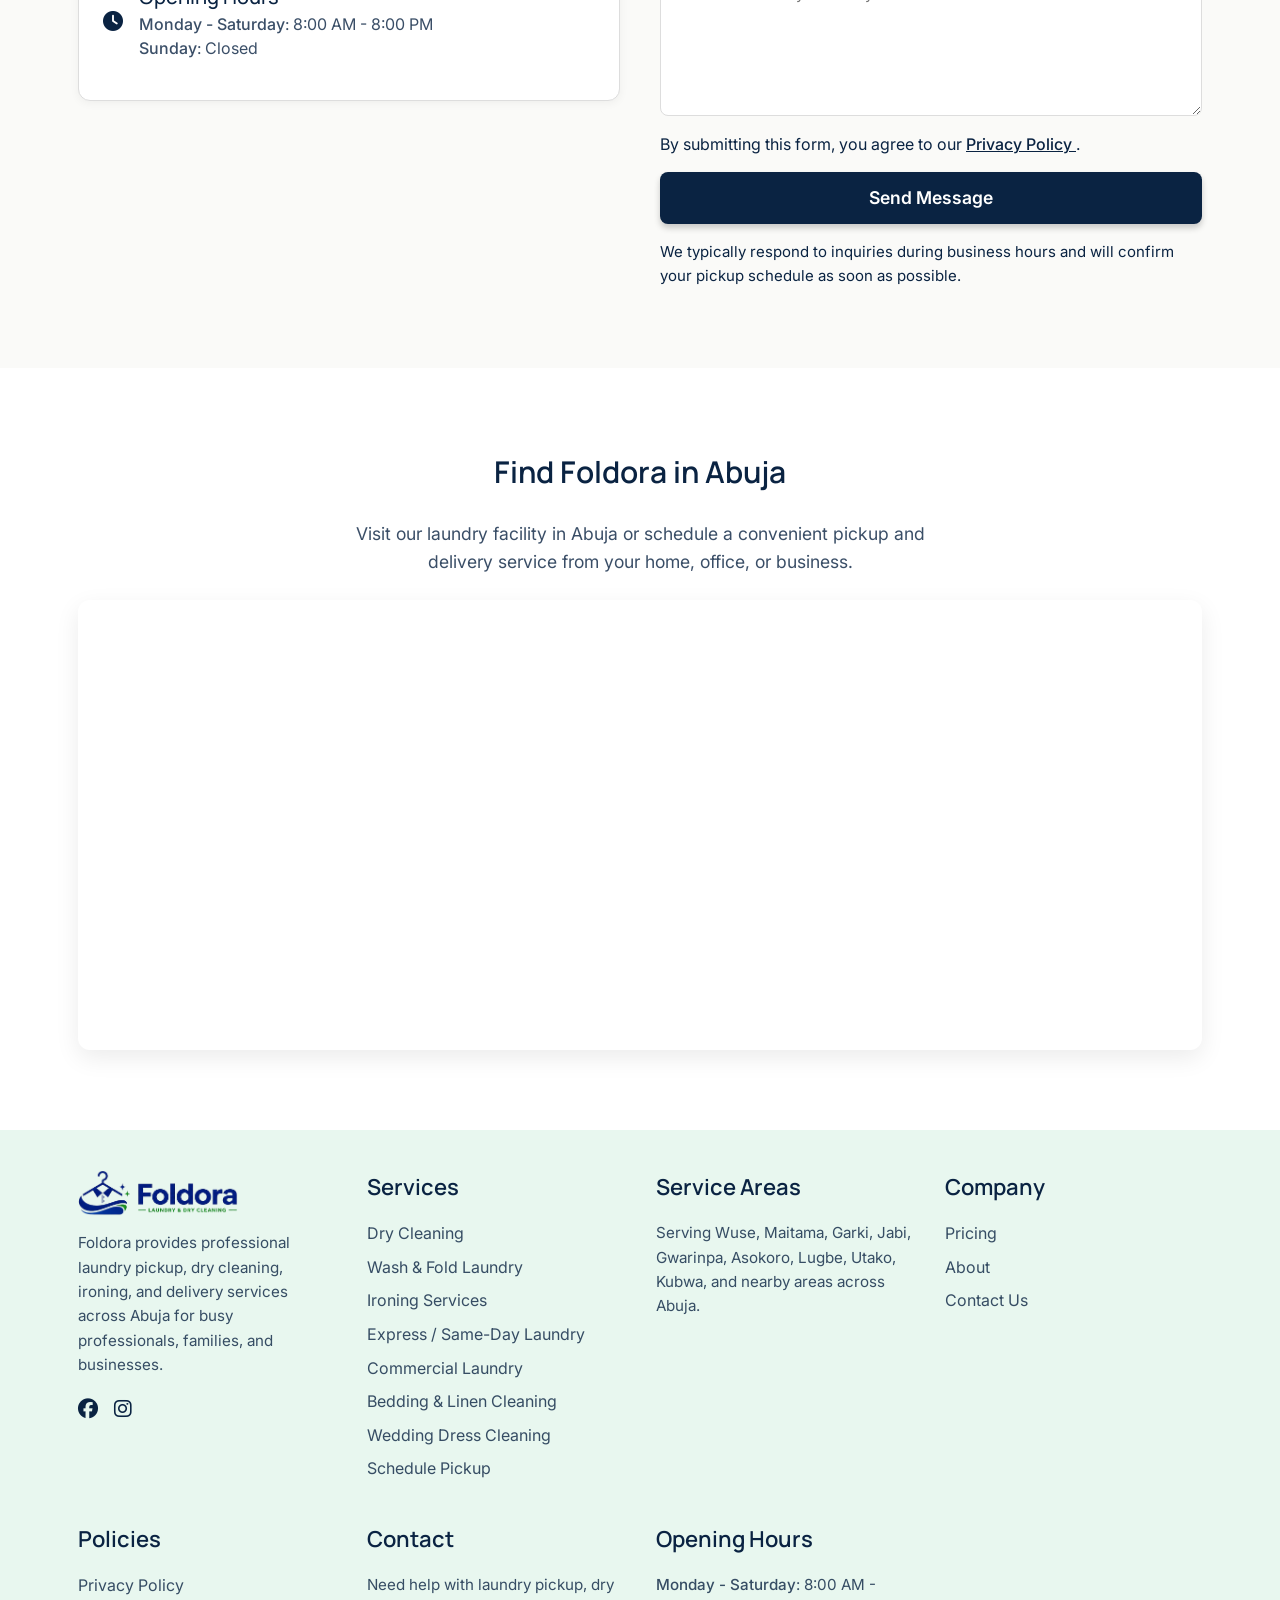
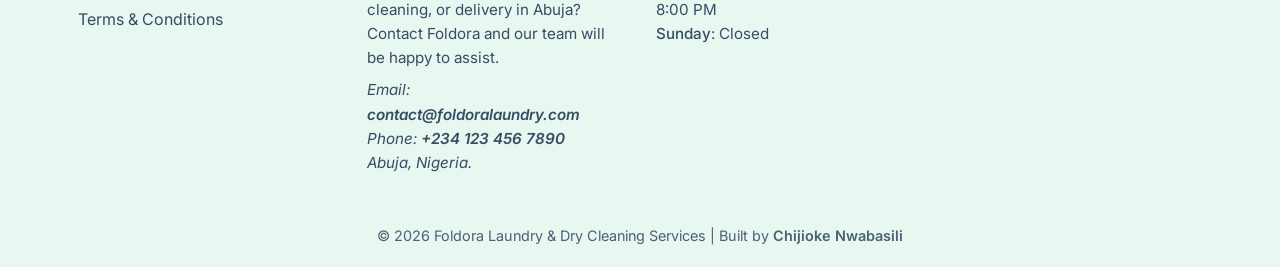
<file: contact.html>
<!doctype html>
<html lang="en">
  <head>
    <meta charset="UTF-8" />
    <meta name="viewport" content="width=device-width, initial-scale=1.0" />
    <meta
      name="description"
      content="Contact Foldora to schedule laundry pickup, dry cleaning, or commercial laundry services in Abuja. Reach us by phone, WhatsApp, email, or our online contact form."
    />
    <meta name="author" content="Chijioke Nwabasili" />
    <meta name="robots" content="index, follow" />
    <meta
      property="og:title"
      content="Contact Foldora | Laundry Pickup & Dry Cleaning Service in Abuja, Nigeria"
    />
    <meta
      property="og:description"
      content="Get in touch with Foldora for laundry pickup, dry cleaning, and commercial laundry services across Abuja. Contact us by phone, WhatsApp, email, or online."
    />
    <meta property="og:type" content="website" />
    <meta property="og:site_name" content="Foldora" />
    <meta
      property="og:url"
      content="https://foldoralaundry.vercel.app/contact.html"
    />
    <meta
      name="twitter:title"
      content="Contact Foldora | Laundry Pickup & Dry Cleaning Service in Abuja, Nigeria"
    />
    <meta
      name="twitter:description"
      content="Need laundry pickup or dry cleaning in Abuja? Contact Foldora today by phone, WhatsApp, email, or our online form."
    />
    <title>
      Contact Foldora | Laundry Pickup & Dry Cleaning Service in Abuja, Nigeria
    </title>
    <link
      rel="canonical"
      href="https://foldoralaundry.vercel.app/contact.html"
    />
    <link rel="preconnect" href="https://fonts.googleapis.com" />
    <link rel="preconnect" href="https://fonts.gstatic.com" crossorigin />
    <link
      href="https://fonts.googleapis.com/css2?family=Inter:ital,opsz,wght@0,14..32,100..900;1,14..32,100..900&family=Manrope:wght@200..800&display=swap"
      rel="stylesheet"
    />
    <link
      rel="stylesheet"
      href="https://cdnjs.cloudflare.com/ajax/libs/font-awesome/6.7.2/css/all.min.css"
      integrity="sha512-Evv84Mr4kqVGRNSgIGL/F/aIDqQb7xQ2vcrdIwxfjThSH8CSR7PBEakCr51Ck+w+/U6swU2Im1vVX0SVk9ABhg=="
      crossorigin="anonymous"
      referrerpolicy="no-referrer"
    />
    <link
      rel="icon"
      type="image/png"
      sizes="32x32"
      href="image/favicon-32x32.png"
    />
    <link rel="stylesheet" href="style.css" />
  </head>
  <body>
    <header>
      <div class="container header-content">
        <a href="/" class="logo">
          <img
            src="image/foldora-logo.webp"
            alt="Foldora Logo - Laundry Pickup & Dry Cleaning Service in Abuja"
            width="678"
            height="194"
          />
        </a>
        <!-- Hamburger Menu -->
        <input type="checkbox" id="menu-toggle" />
        <label for="menu-toggle" class="hamburger">
          <span></span>
          <span></span>
          <span></span>
        </label>
        <!-- Navbar -->
        <nav aria-label="Main navigation">
          <ul class="nav-links">
            <li><a href="/">Home</a></li>
            <li>
              <a
                href="services.html"
                aria-label="Explore our laundry & dry cleaning services in Abuja"
                >Services</a
              >
            </li>
            <li>
              <a href="pricing.html" aria-label="View our laundry pricing">
                Pricing
              </a>
            </li>
            <li>
              <a
                href="about.html"
                aria-label="Learn more about Foldora laundry & dry cleaning service in Abuja"
                >About</a
              >
            </li>
            <li>
              <a
                href="contact.html"
                class="active"
                aria-current="page"
                aria-label="Get in touch with Foldora"
                >Contact</a
              >
            </li>
            <li>
              <a
                href="booking.html"
                class="header-cta-btn cta-mobile"
                aria-label="Schedule laundry pickup service in Abuja"
                >Schedule Pickup
                <i
                  class="fa-solid fa-arrow-right arrow-icon"
                  aria-hidden="true"
                ></i>
              </a>
            </li>
          </ul>
        </nav>
        <a
          href="booking.html"
          class="header-cta-btn cta-desktop"
          aria-label="Schedule laundry pickup service in Abuja"
          >Schedule Pickup
          <i class="fa-solid fa-arrow-right arrow-icon" aria-hidden="true"></i>
        </a>
      </div>
    </header>

    <main class="page-content">
      <!-- Contact Hero -->
      <section
        id="contact-hero"
        class="contact-hero"
        aria-labelledby="contact-hero-heading"
      >
        <div class="container">
          <div class="contact-hero-content">
            <h1 class="contact-hero-heading">
              Contact Our Abuja Laundry Service
            </h1>
            <p class="contact-hero-subtext">
              Need laundry pickup, dry cleaning, commercial laundry services, or
              have a question about pricing? Contact <span>Foldora</span> today
              and we'll help you schedule a convenient pickup or answer any
              questions you may have.
            </p>
          </div>
        </div>
      </section>

      <!-- Contact Help -->
      <section id="contact-help">
        <div class="container">
          <div class="section-heading">
            <p class="section-label">How Can We Help?</p>
            <h2 class="contact-help-title">
              Get in Touch for Any Laundry or Dry Cleaning Inquiry
            </h2>
            <p class="contact-help-subtitle">
              Whether you're booking a pickup, requesting a quote, or asking
              about garment care, our team is here to help make your laundry
              experience simple and convenient.
            </p>
          </div>
          <div class="contact-help-grid">
            <article class="contact-help-card">
              <div class="contact-help-icon">
                <i class="fa-solid fa-truck-fast" aria-hidden="true"></i>
              </div>
              <h3 class="contact-help">Laundry Pickup</h3>
              <p class="contact-help-summary">
                Schedule a convenient pickup for your household or business
                laundry anywhere across Abuja.
              </p>
            </article>
            <article class="contact-help-card">
              <div class="contact-help-icon">
                <i class="fa-solid fa-shirt" aria-hidden="true"></i>
              </div>
              <h3 class="contact-help">Dry Cleaning</h3>
              <p class="contact-help-summary">
                Ask about garment care, delicate fabrics, stain treatment, or
                our dry cleaning services.
              </p>
            </article>
            <article class="contact-help-card">
              <div class="contact-help-icon">
                <i class="fa-solid fa-building" aria-hidden="true"></i>
              </div>
              <h3 class="contact-help">Commercial Laundry</h3>
              <p class="contact-help-summary">
                Request custom quotations for hotels, restaurants, gyms, spas,
                Airbnb hosts, and other businesses.
              </p>
            </article>
            <article class="contact-help-card">
              <div class="contact-help-icon">
                <i class="fa-solid fa-comments" aria-hidden="true"></i>
              </div>
              <h3 class="contact-help">General Inquiries</h3>
              <p class="contact-help-summary">
                Need pricing information or have a question about our services?
                We're happy to help.
              </p>
            </article>
          </div>
        </div>
      </section>

      <!-- Contact Information & Form -->
      <section id="contact-info">
        <div class="container">
          <div class="contact-info-grid">
            <div class="contact-info">
              <div class="contact-card">
                <h3>Contact Information</h3>
                <div class="contact-card-content">
                  <i
                    class="fa-brands fa-whatsapp contact-icon"
                    aria-hidden="true"
                  ></i>
                  <div>
                    <h4>WhatsApp</h4>
                    <p>
                      <a
                        href="https://wa.me/2341234567890"
                        onclick="event.preventDefault()"
                        target="_blank"
                        rel="noopener noreferrer"
                      >
                        +234 123 456 7890
                      </a>
                    </p>
                  </div>
                </div>
                <div class="contact-card-content">
                  <i
                    class="fa-solid fa-envelope contact-icon"
                    aria-hidden="true"
                  ></i>
                  <div>
                    <h4>Email</h4>
                    <p>
                      <a
                        href="mailto:contact@foldoralaundry.com"
                        onclick="event.preventDefault()"
                      >
                        contact@foldoralaundry.com
                      </a>
                    </p>
                  </div>
                </div>
                <div class="contact-card-content">
                  <i
                    class="fa-solid fa-phone contact-icon"
                    aria-hidden="true"
                  ></i>
                  <div>
                    <h4>Phone</h4>
                    <p>
                      <a
                        href="tel:+2341234567890"
                        onclick="event.preventDefault()"
                      >
                        +234 123 456 7890
                      </a>
                    </p>
                  </div>
                </div>
                <div class="contact-card-content">
                  <i
                    class="fa-solid fa-map-marker-alt contact-icon"
                    aria-hidden="true"
                  ></i>
                  <div>
                    <h4>Location</h4>
                    <p>Abuja, Nigeria.</p>
                  </div>
                </div>
                <div class="contact-card-content">
                  <i
                    class="fa-solid fa-clock contact-icon"
                    aria-hidden="true"
                  ></i>
                  <div>
                    <h4>Opening Hours</h4>
                    <p><span>Monday - Saturday</span>: 8:00 AM - 8:00 PM</p>
                    <p><span>Sunday</span>: Closed</p>
                  </div>
                </div>
              </div>
            </div>
            <!-- Contact Form -->
            <form
              action="#"
              method="post"
              id="contact-form"
              aria-label="Foldora Contact Form"
            >
              <div class="form-group">
                <label for="contact-name">Name</label>
                <input
                  type="text"
                  id="contact-name"
                  name="contact-name"
                  required
                  placeholder="Enter your name"
                  autocomplete="name"
                />
                <div
                  class="contact-error-message"
                  id="contact-name-error"
                  role="alert"
                ></div>
              </div>
              <div class="form-group">
                <label for="contact-email">Email Address</label>
                <input
                  type="email"
                  id="contact-email"
                  name="contact-email"
                  required
                  placeholder="Enter your email address"
                  autocomplete="email"
                />
                <div
                  class="contact-error-message"
                  id="contact-email-error"
                  role="alert"
                ></div>
              </div>
              <div class="form-group">
                <label for="contact-phone">Phone Number</label>
                <input
                  type="tel"
                  id="contact-phone"
                  name="contact-phone"
                  required
                  placeholder="Enter your phone number"
                  autocomplete="tel"
                />
                <div
                  class="contact-error-message"
                  id="contact-phone-error"
                  role="alert"
                ></div>
              </div>
              <div class="form-group">
                <label for="contact-message">How can we help you?</label>
                <textarea
                  id="contact-message"
                  name="contact-message"
                  rows="5"
                  required
                  minlength="10"
                  maxlength="500"
                  placeholder="Tell us the laundry service you need..."
                ></textarea>
                <div
                  class="contact-error-message"
                  id="contact-message-error"
                  role="alert"
                ></div>
              </div>
              <p class="contact-consent">
                By submitting this form, you agree to our
                <a
                  href="privacy-policy.html"
                  onclick="event.preventDefault()"
                  style="color: var(--primary-color); font-weight: 500"
                >
                  Privacy Policy </a
                >.
              </p>
              <button type="submit" aria-label="Send laundry service inquiry">
                Send Message
              </button>
              <p class="contact-response-time">
                We typically respond to inquiries during business hours and will
                confirm your pickup schedule as soon as possible.
              </p>
            </form>
          </div>
        </div>
      </section>

      <!-- Map -->
      <section id="map">
        <div class="container">
          <h3 class="map-title">Find Foldora in Abuja</h3>
          <p class="map-subtitle">
            Visit our laundry facility in Abuja or schedule a convenient pickup
            and delivery service from your home, office, or business.
          </p>
          <div class="map-embed">
            <iframe
              src="https://www.google.com/maps/embed?pb=!1m18!1m12!1m3!1d126093.78244294513!2d7.3674651573209635!3d9.024416368195464!2m3!1f0!2f0!3f0!2m2!1i1024!2i768!4f13.1!3m3!1m2!1s0x104e745f4cd62fd9%3A0x53bd17b4a20ea12b!2sAbuja%2C%20Federal%20Capital%20Territory!5e0!3m2!1sen!2sng!4v1783416823364!5m2!1sen!2sng"
              title="Map showing Foldora Laundry & Dry Cleaning Service location in Abuja"
              width="600"
              height="450"
              style="border: 0"
              allowfullscreen=""
              loading="lazy"
              referrerpolicy="strict-origin-when-cross-origin"
            ></iframe>
          </div>
        </div>
      </section>
    </main>

    <!-- Footer -->
    <footer>
      <div class="container footer-wrapper">
        <div class="footer-section">
          <a href="/" class="footer-logo">
            <img
              src="image/foldora-logo.webp"
              alt="Foldora Logo - Laundry Pickup & Dry Cleaning Service in Abuja"
              width="678"
              height="194"
            />
          </a>
          <p class="brand-description">
            Foldora provides professional laundry pickup, dry cleaning, ironing,
            and delivery services across Abuja for busy professionals, families,
            and businesses.
          </p>
          <ul class="social-icons">
            <li>
              <a href="#" onclick="event.preventDefault()" aria-label="Facebook"
                ><i class="fa-brands fa-facebook" aria-hidden="true"></i
              ></a>
            </li>
            <li>
              <a
                href="#"
                onclick="event.preventDefault()"
                aria-label="Instagram"
                ><i class="fa-brands fa-instagram" aria-hidden="true"></i
              ></a>
            </li>
            <li>
              <a
                href="https://wa.me/2341234567890"
                onclick="event.preventDefault()"
                target="_blank"
                rel="noopener noreferrer"
                aria-label="Chat with Foldora on WhatsApp"
                ><i
                  class="fa-brands fa-whatsapp whatsapp-chat-btn"
                  aria-hidden="true"
                ></i
              ></a>
            </li>
          </ul>
        </div>
        <!-- Services -->
        <div class="footer-section">
          <h3>Services</h3>
          <ul class="footer-links">
            <li>
              <a
                href="services.html"
                aria-label="Explore our dry cleaning service"
                >Dry Cleaning</a
              >
            </li>
            <li>
              <a
                href="services.html"
                aria-label="Explore our wash and fold laundry service"
                >Wash & Fold Laundry</a
              >
            </li>
            <li>
              <a href="services.html" aria-label="Explore our ironing services"
                >Ironing Services</a
              >
            </li>
            <li>
              <a
                href="services.html"
                aria-label="Explore our express laundry service"
                >Express / Same-Day Laundry</a
              >
            </li>
            <li>
              <a
                href="services.html"
                aria-label="Explore our commercial laundry service"
                >Commercial Laundry</a
              >
            </li>
            <li>
              <a
                href="services.html"
                aria-label="Explore our bedding & linen cleaning service"
                >Bedding & Linen Cleaning</a
              >
            </li>
            <li>
              <a
                href="services.html"
                aria-label="Explore our wedding dress cleaning service"
                >Wedding Dress Cleaning</a
              >
            </li>
            <li>
              <a
                href="booking.html"
                aria-label="Schedule laundry pickup service in Abuja"
                >Schedule Pickup
              </a>
            </li>
          </ul>
        </div>
        <!-- Service Areas -->
        <div class="footer-section">
          <h3>Service Areas</h3>
          <p>
            Serving Wuse, Maitama, Garki, Jabi, Gwarinpa, Asokoro, Lugbe, Utako,
            Kubwa, and nearby areas across Abuja.
          </p>
        </div>
        <!-- Company -->
        <div class="footer-section">
          <h3>Company</h3>
          <ul class="footer-links">
            <li>
              <a href="pricing.html" aria-label="View our laundry pricing">
                Pricing
              </a>
            </li>
            <li>
              <a
                href="about.html"
                aria-label="Learn more about Foldora laundry & dry cleaning services in Abuja"
                >About</a
              >
            </li>
            <li>
              <a href="contact.html" aria-label="Get in touch with Foldora"
                >Contact Us</a
              >
            </li>
          </ul>
        </div>
        <!-- Policies -->
        <div class="footer-section">
          <h3>Policies</h3>
          <ul class="footer-links">
            <li>
              <a
                href="privacy-policy.html"
                onclick="event.preventDefault()"
                aria-label="Read our privacy policy"
                >Privacy Policy</a
              >
            </li>
            <li>
              <a
                href="terms-of-service.html"
                onclick="event.preventDefault()"
                aria-label="Read our terms and conditions"
                >Terms & Conditions</a
              >
            </li>
          </ul>
        </div>
        <!-- Contact Information -->
        <div class="footer-section">
          <h3>Contact</h3>
          <p>
            Need help with laundry pickup, dry cleaning, or delivery in Abuja?
            Contact Foldora and our team will be happy to assist.
          </p>
          <address>
            <p>
              Email:
              <a
                href="mailto:contact@foldoralaundry.com"
                onclick="event.preventDefault()"
                >contact@foldoralaundry.com</a
              >
            </p>
            <p>
              Phone:
              <a href="tel:+2341234567890" onclick="event.preventDefault()"
                >+234 123 456 7890</a
              >
            </p>
            <p>Abuja, Nigeria.</p>
          </address>
        </div>
        <!-- Opening Hours -->
        <div class="footer-section">
          <h3>Opening Hours</h3>
          <p><span>Monday - Saturday</span>: 8:00 AM - 8:00 PM</p>
          <p><span>Sunday</span>: Closed</p>
        </div>
      </div>
      <p class="copyright">
        &copy; 2026 Foldora Laundry & Dry Cleaning Services | Built by
        <a
          href="https://chijiokenwabasili.vercel.app"
          target="_blank"
          rel="noopener noreferrer"
          >Chijioke Nwabasili</a
        >
      </p>
      <a href="#" aria-label="Scroll to the top" class="back-to-top-btn">
        <i class="fa-solid fa-arrow-up" aria-hidden="true"></i>
      </a>
    </footer>

    <script src="scripts/index.js"></script>
  </body>
</html>
</file>
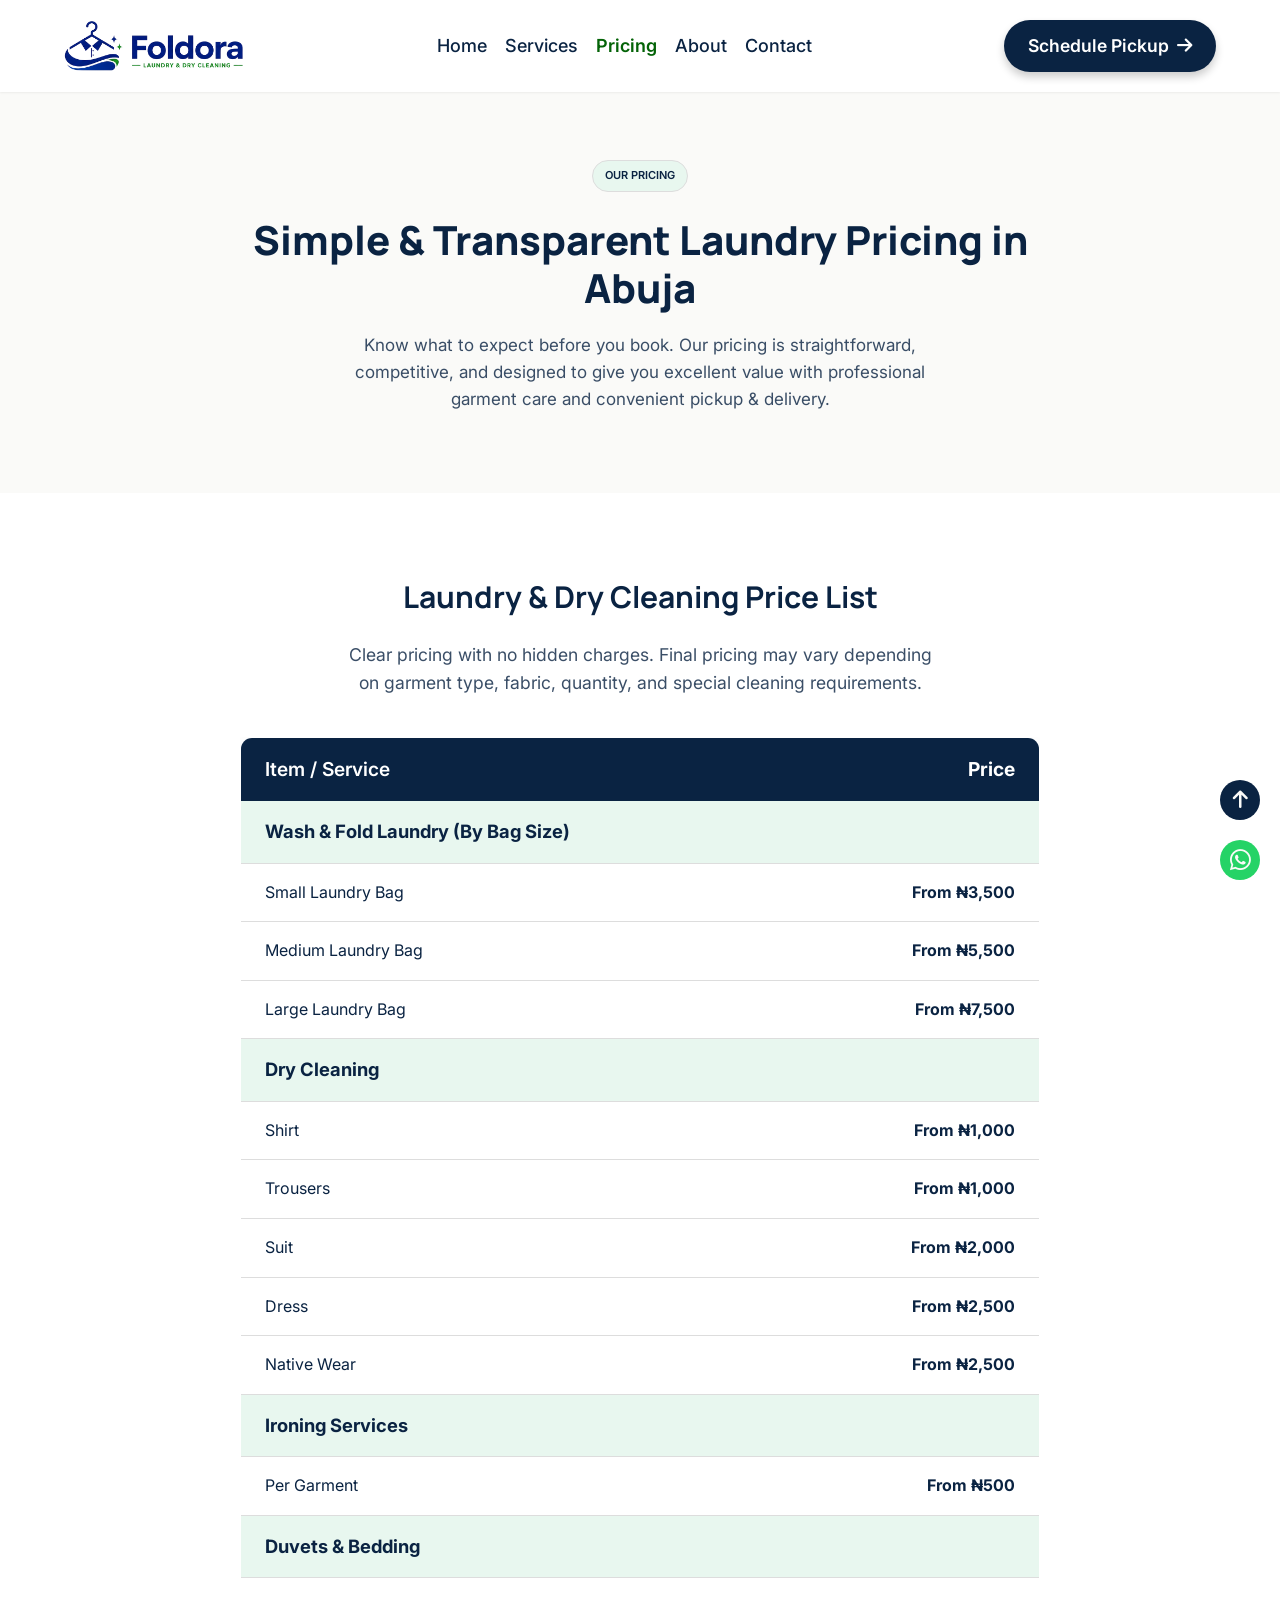
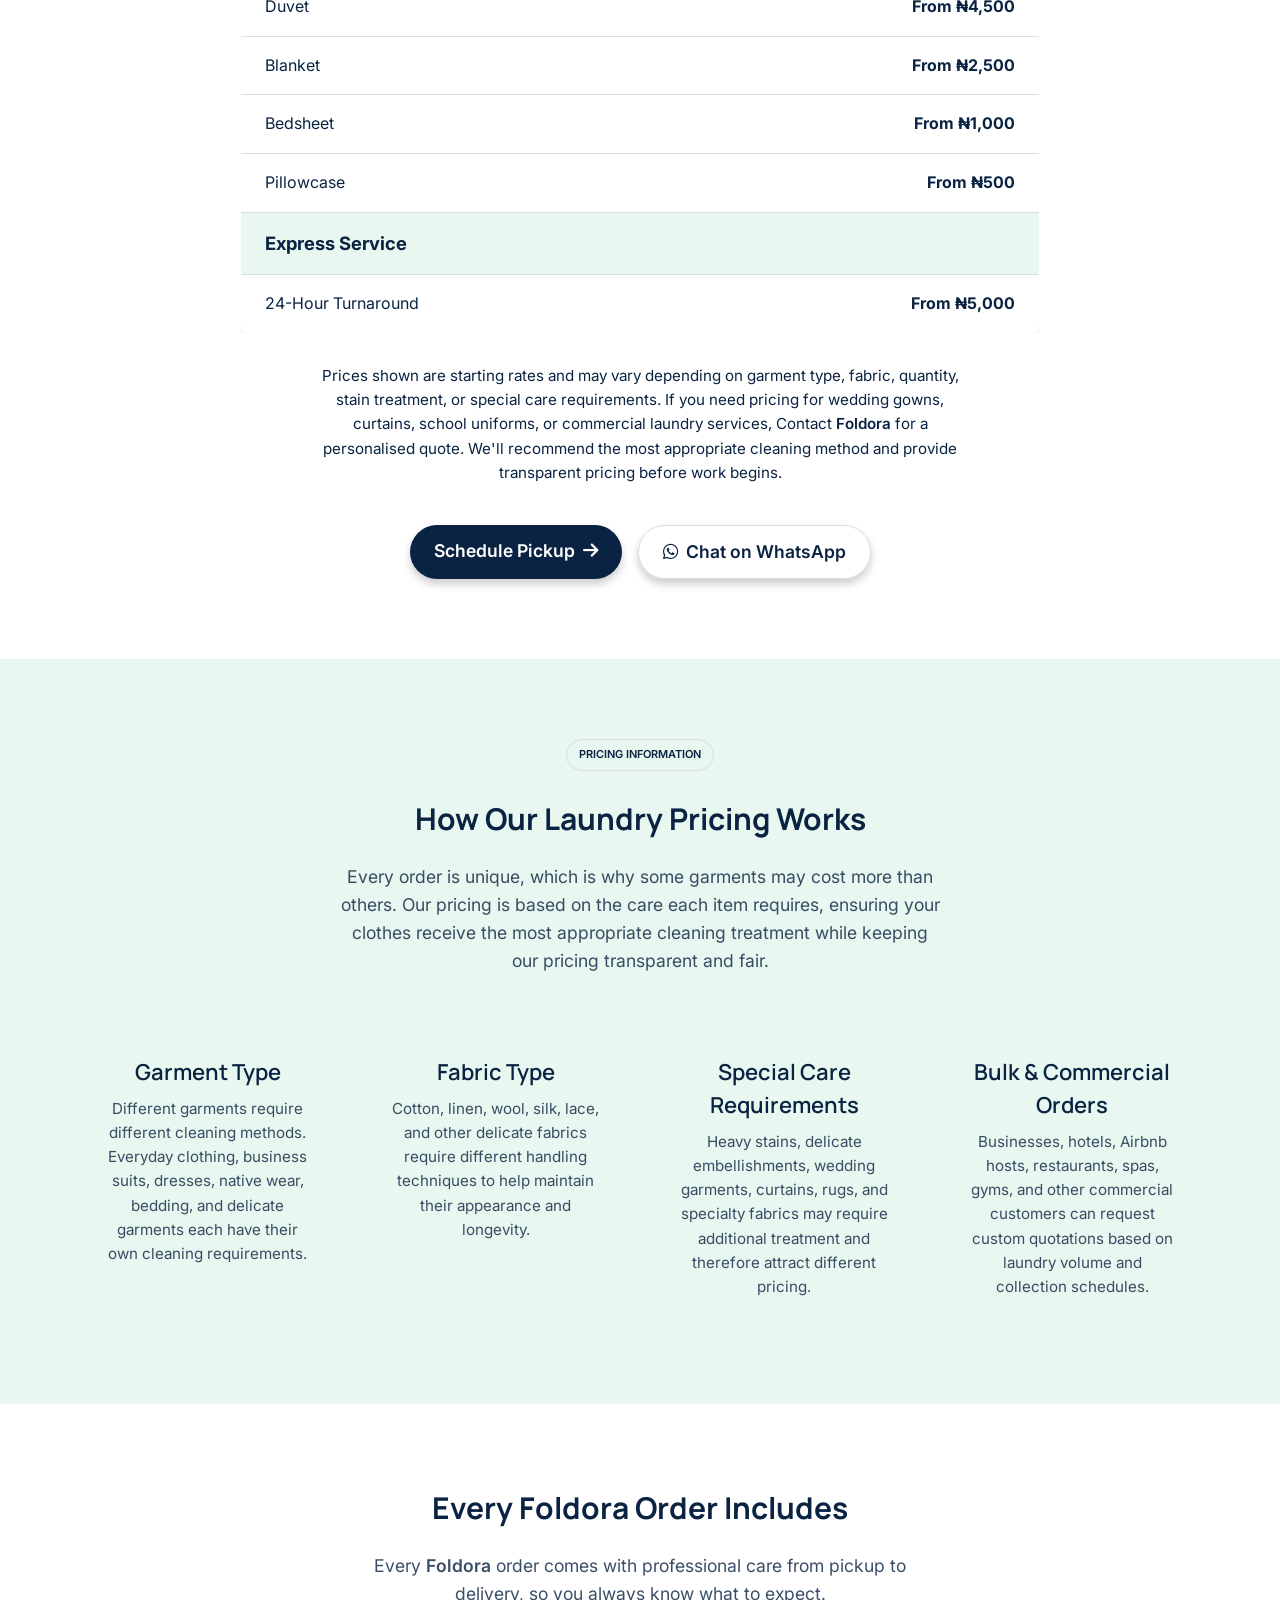
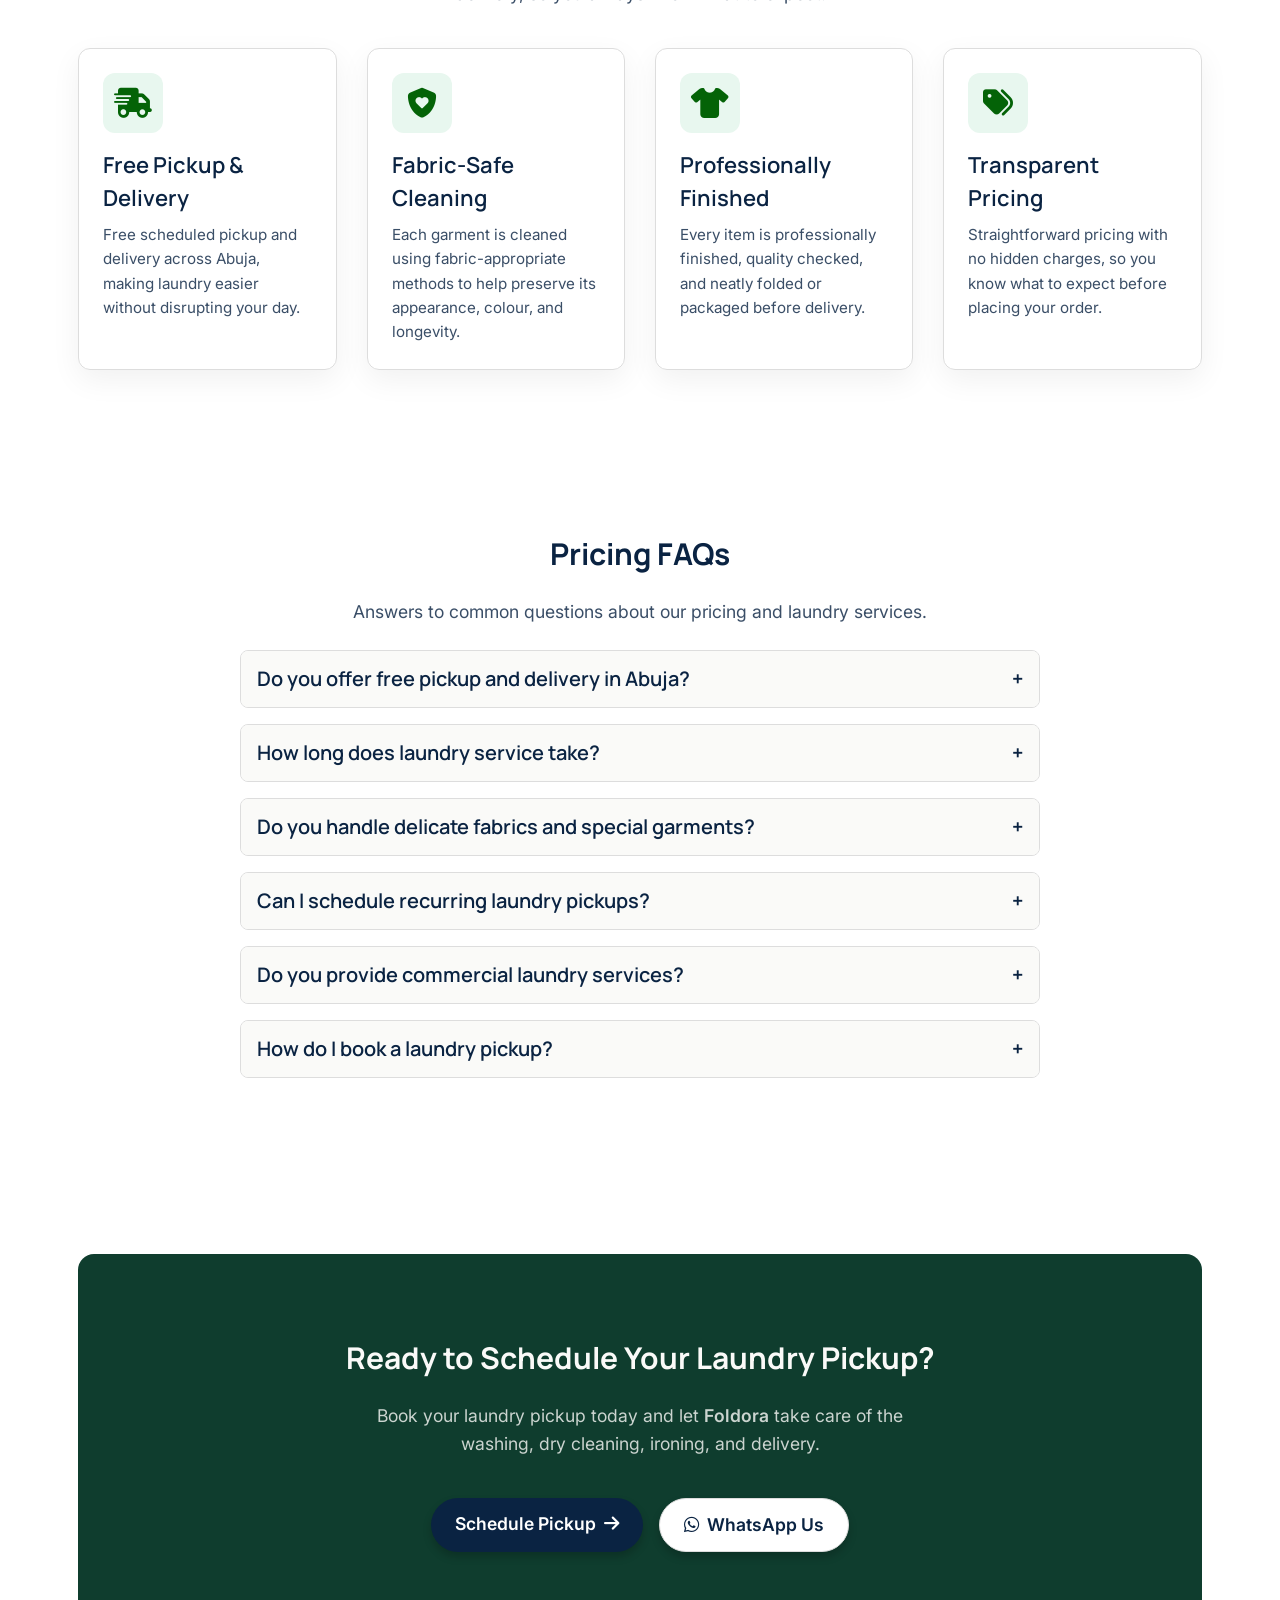
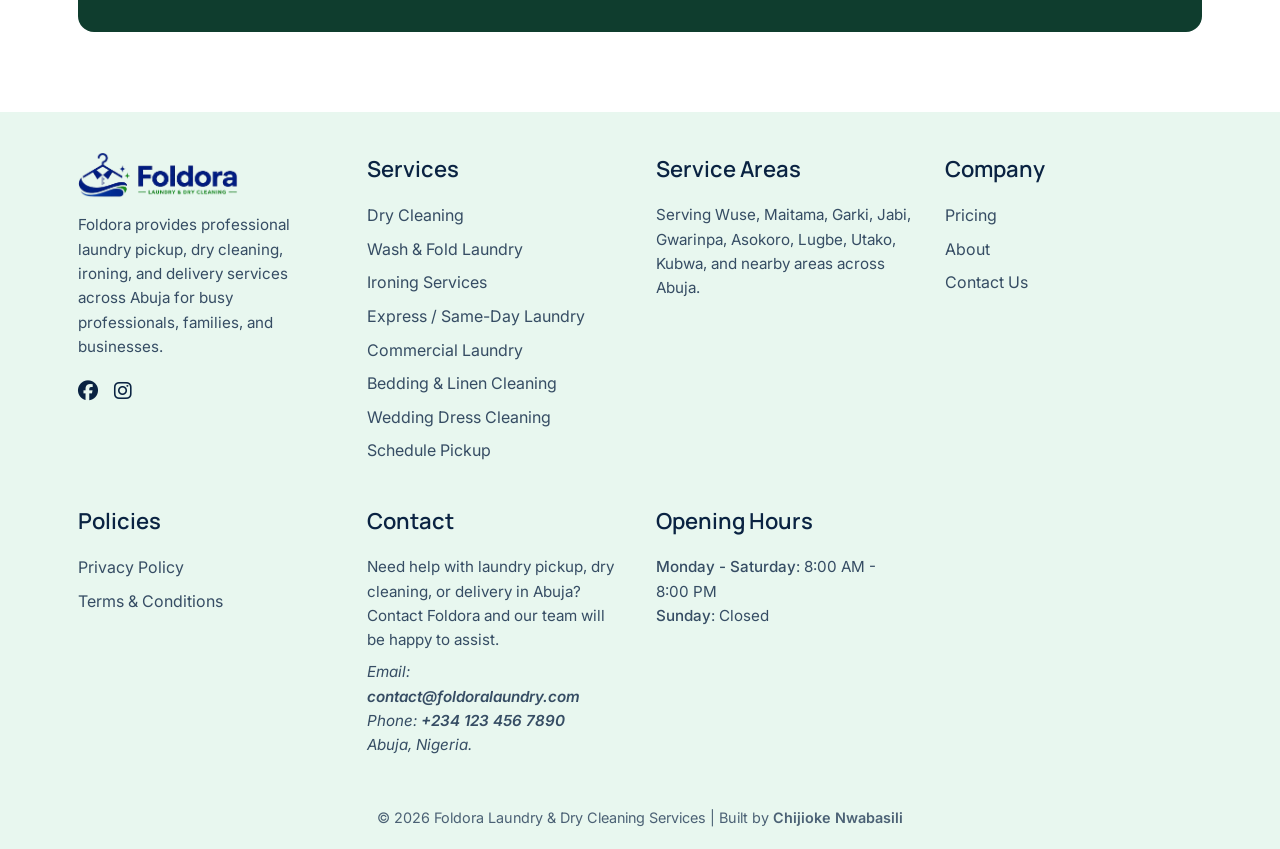
<file: pricing.html>
<!doctype html>
<html lang="en">
  <head>
    <meta charset="UTF-8" />
    <meta name="viewport" content="width=device-width, initial-scale=1.0" />
    <meta
      name="description"
      content="View Foldora's laundry and dry cleaning prices in Abuja, Nigeria. Transparent pricing for wash & fold, dry cleaning, ironing, duvets, bedding, express service, and pickup & delivery."
    />
    <meta name="author" content="Chijioke Nwabasili" />
    <meta name="robots" content="index, follow" />
    <meta
      property="og:title"
      content="Laundry & Dry Cleaning Prices in Abuja, Nigeria | Foldora"
    />
    <meta
      property="og:description"
      content="Explore Foldora's transparent laundry pricing for wash & fold, dry cleaning, ironing, bedding, and express services with convenient pickup & delivery across Abuja, Nigeria."
    />
    <meta property="og:type" content="website" />
    <meta property="og:site_name" content="Foldora" />

    <meta
      property="og:url"
      content="https://foldoralaundry.vercel.app/pricing.html"
    />
    <meta
      name="twitter:title"
      content="Laundry & Dry Cleaning Prices in Abuja, Nigeria | Foldora"
    />
    <meta
      name="twitter:description"
      content="See our laundry and dry cleaning prices for Abuja, Nigeria. Affordable pricing, professional garment care, and free pickup & delivery."
    />
    <title>Laundry & Dry Cleaning Prices in Abuja, Nigeria | Foldora</title>
    <link
      rel="canonical"
      href="https://foldoralaundry.vercel.app/pricing.html"
    />
    <link rel="preconnect" href="https://fonts.googleapis.com" />
    <link rel="preconnect" href="https://fonts.gstatic.com" crossorigin />
    <link
      href="https://fonts.googleapis.com/css2?family=Inter:ital,opsz,wght@0,14..32,100..900;1,14..32,100..900&family=Manrope:wght@200..800&display=swap"
      rel="stylesheet"
    />
    <link
      rel="stylesheet"
      href="https://cdnjs.cloudflare.com/ajax/libs/font-awesome/6.7.2/css/all.min.css"
      integrity="sha512-Evv84Mr4kqVGRNSgIGL/F/aIDqQb7xQ2vcrdIwxfjThSH8CSR7PBEakCr51Ck+w+/U6swU2Im1vVX0SVk9ABhg=="
      crossorigin="anonymous"
      referrerpolicy="no-referrer"
    />
    <link
      rel="icon"
      type="image/png"
      sizes="32x32"
      href="image/favicon-32x32.png"
    />
    <link rel="stylesheet" href="style.css" />
  </head>
  <body>
    <header>
      <div class="container header-content">
        <a href="/" class="logo">
          <img
            src="image/foldora-logo.webp"
            alt="Foldora Logo - Laundry Pickup & Dry Cleaning Service in Abuja"
            width="678"
            height="194"
          />
        </a>
        <!-- Hamburger Menu -->
        <input type="checkbox" id="menu-toggle" />
        <label for="menu-toggle" class="hamburger">
          <span></span>
          <span></span>
          <span></span>
        </label>
        <!-- Navbar -->
        <nav aria-label="Main navigation">
          <ul class="nav-links">
            <li><a href="/">Home</a></li>
            <li>
              <a
                href="services.html"
                aria-label="Explore our laundry & dry cleaning services in Abuja"
                >Services</a
              >
            </li>
            <li>
              <a
                href="pricing.html"
                class="active"
                aria-current="page"
                aria-label="View our laundry pricing"
              >
                Pricing
              </a>
            </li>
            <li>
              <a
                href="about.html"
                aria-label="Learn more about Foldora laundry & dry cleaning service in Abuja"
                >About</a
              >
            </li>
            <li>
              <a href="contact.html" aria-label="Get in touch with Foldora"
                >Contact</a
              >
            </li>
            <li>
              <a
                href="booking.html"
                class="header-cta-btn cta-mobile"
                aria-label="Schedule laundry pickup service in Abuja"
                >Schedule Pickup
                <i
                  class="fa-solid fa-arrow-right arrow-icon"
                  aria-hidden="true"
                ></i>
              </a>
            </li>
          </ul>
        </nav>
        <a
          href="booking.html"
          class="header-cta-btn cta-desktop"
          aria-label="Schedule laundry pickup service in Abuja"
          >Schedule Pickup
          <i class="fa-solid fa-arrow-right arrow-icon" aria-hidden="true"></i>
        </a>
      </div>
    </header>

    <main class="page-content">
      <!-- Pricing Hero -->
      <section
        id="pricing-hero"
        class="pricing-hero"
        aria-labelledby="pricing-hero-heading"
      >
        <div class="container">
          <div class="pricing-hero-content">
            <div class="section-heading">
              <p class="section-label">Our pricing</p>
              <h1 class="pricing-hero-heading">
                Simple & Transparent Laundry Pricing in Abuja
              </h1>
              <p class="pricing-hero-subtext">
                Know what to expect before you book. Our pricing is
                straightforward, competitive, and designed to give you excellent
                value with professional garment care and convenient pickup &
                delivery.
              </p>
            </div>
          </div>
        </div>
      </section>

      <!-- Pricing List -->
      <section id="pricing-list">
        <div class="container pricing-list-content">
          <h2 class="pricing-list-title">Laundry & Dry Cleaning Price List</h2>
          <p class="pricing-list-subtitle">
            Clear pricing with no hidden charges. Final pricing may vary
            depending on garment type, fabric, quantity, and special cleaning
            requirements.
          </p>
          <!-- Pricing Table -->
          <div class="pricing-table-wrapper">
            <table class="pricing-table">
              <thead>
                <tr>
                  <th>Item / Service</th>
                  <th>Price</th>
                </tr>
              </thead>
              <tbody>
                <tr class="table-category">
                  <td colspan="2">Wash & Fold Laundry (By Bag Size)</td>
                </tr>
                <tr>
                  <td>Small Laundry Bag</td>
                  <td>From ₦3,500</td>
                </tr>
                <tr>
                  <td>Medium Laundry Bag</td>
                  <td>From ₦5,500</td>
                </tr>
                <tr>
                  <td>Large Laundry Bag</td>
                  <td>From ₦7,500</td>
                </tr>
                <tr class="table-category">
                  <td colspan="2">Dry Cleaning</td>
                </tr>
                <tr>
                  <td>Shirt</td>
                  <td>From ₦1,000</td>
                </tr>
                <tr>
                  <td>Trousers</td>
                  <td>From ₦1,000</td>
                </tr>
                <tr>
                  <td>Suit</td>
                  <td>From ₦2,000</td>
                </tr>
                <tr>
                  <td>Dress</td>
                  <td>From ₦2,500</td>
                </tr>
                <tr>
                  <td>Native Wear</td>
                  <td>From ₦2,500</td>
                </tr>
                <tr class="table-category">
                  <td colspan="2">Ironing Services</td>
                </tr>
                <tr>
                  <td>Per Garment</td>
                  <td>From ₦500</td>
                </tr>
                <tr class="table-category">
                  <td colspan="2">Duvets & Bedding</td>
                </tr>
                <tr>
                  <td>Duvet</td>
                  <td>From ₦4,500</td>
                </tr>
                <tr>
                  <td>Blanket</td>
                  <td>From ₦2,500</td>
                </tr>
                <tr>
                  <td>Bedsheet</td>
                  <td>From ₦1,000</td>
                </tr>
                <tr>
                  <td>Pillowcase</td>
                  <td>From ₦500</td>
                </tr>
                <tr class="table-category">
                  <td colspan="2">Express Service</td>
                </tr>
                <tr>
                  <td>24-Hour Turnaround</td>
                  <td>From ₦5,000</td>
                </tr>
              </tbody>
            </table>
          </div>
          <p class="pricing-note">
            Prices shown are starting rates and may vary depending on garment
            type, fabric, quantity, stain treatment, or special care
            requirements. If you need pricing for wedding gowns, curtains,
            school uniforms, or commercial laundry services, Contact
            <span>Foldora</span> for a personalised quote. We'll recommend the
            most appropriate cleaning method and provide transparent pricing
            before work begins.
          </p>
          <div class="pricing-list-cta-buttons">
            <a
              href="booking.html"
              class="btn-primary"
              aria-label="Schedule laundry pickup service in Abuja"
            >
              Schedule Pickup
              <i
                class="fa-solid fa-arrow-right arrow-icon"
                aria-hidden="true"
              ></i>
            </a>
            <a
              href="https://wa.me/2341234567890"
              target="_blank"
              rel="noopener noreferrer"
              onclick="event.preventDefault()"
              class="btn-secondary"
              aria-label="Chat with Foldora on WhatsApp"
            >
              <i
                class="fa-brands fa-whatsapp whatsapp-icon"
                aria-hidden="true"
              ></i>
              Chat on WhatsApp
            </a>
          </div>
        </div>
      </section>

      <!-- Price Explainer -->
      <section id="pricing-explainer">
        <div class="container">
          <div class="section-heading">
            <p class="section-label">Pricing Information</p>
            <h2 class="pricing-explainer-title">
              How Our Laundry Pricing Works
            </h2>
            <p class="pricing-explainer-subtitle">
              Every order is unique, which is why some garments may cost more
              than others. Our pricing is based on the care each item requires,
              ensuring your clothes receive the most appropriate cleaning
              treatment while keeping our pricing transparent and fair.
            </p>
          </div>
          <div class="pricing-explainer-grid">
            <article class="pricing-explainer-card">
              <h3 class="pricing-explainer">Garment Type</h3>
              <p class="pricing-explainer-summary">
                Different garments require different cleaning methods. Everyday
                clothing, business suits, dresses, native wear, bedding, and
                delicate garments each have their own cleaning requirements.
              </p>
            </article>
            <article class="pricing-explainer-card">
              <h3 class="pricing-explainer">Fabric Type</h3>
              <p class="pricing-explainer-summary">
                Cotton, linen, wool, silk, lace, and other delicate fabrics
                require different handling techniques to help maintain their
                appearance and longevity.
              </p>
            </article>
            <article class="pricing-explainer-card">
              <h3 class="pricing-explainer">Special Care Requirements</h3>
              <p class="pricing-explainer-summary">
                Heavy stains, delicate embellishments, wedding garments,
                curtains, rugs, and specialty fabrics may require additional
                treatment and therefore attract different pricing.
              </p>
            </article>
            <article class="pricing-explainer-card">
              <h3 class="pricing-explainer">Bulk & Commercial Orders</h3>
              <p class="pricing-explainer-summary">
                Businesses, hotels, Airbnb hosts, restaurants, spas, gyms, and
                other commercial customers can request custom quotations based
                on laundry volume and collection schedules.
              </p>
            </article>
          </div>
        </div>
      </section>

      <!-- Pricing Benefits -->
      <section id="pricing-benefits">
        <div class="container">
          <h2 class="benefits-title">Every Foldora Order Includes</h2>
          <p class="benefits-subtitle">
            Every <span>Foldora</span> order comes with professional care from
            pickup to delivery, so you always know what to expect.
          </p>
          <div class="benefits-grid">
            <article class="benefit-card">
              <div class="benefit-icon">
                <i class="fa-solid fa-truck-fast"></i>
              </div>
              <h3 class="benefit">Free Pickup & Delivery</h3>
              <p class="benefit-description">
                Free scheduled pickup and delivery across Abuja, making laundry
                easier without disrupting your day.
              </p>
            </article>
            <article class="benefit-card">
              <div class="benefit-icon">
                <i class="fa-solid fa-shield-heart"></i>
              </div>
              <h3 class="benefit">Fabric-Safe Cleaning</h3>
              <p class="benefit-description">
                Each garment is cleaned using fabric-appropriate methods to help
                preserve its appearance, colour, and longevity.
              </p>
            </article>
            <article class="benefit-card">
              <div class="benefit-icon">
                <i class="fa-solid fa-shirt"></i>
              </div>
              <h3 class="benefit">Professionally Finished</h3>
              <p class="benefit-description">
                Every item is professionally finished, quality checked, and
                neatly folded or packaged before delivery.
              </p>
            </article>
            <article class="benefit-card">
              <div class="benefit-icon">
                <i class="fa-solid fa-tags"></i>
              </div>
              <h3 class="benefit">Transparent Pricing</h3>
              <p class="benefit-description">
                Straightforward pricing with no hidden charges, so you know what
                to expect before placing your order.
              </p>
            </article>
          </div>
        </div>
      </section>

      <!-- Pricing FAQ -->
      <section id="pricing-faq">
        <div class="container faq-content">
          <h2 class="faq-title">Pricing FAQs</h2>
          <p class="faq-subtitle">
            Answers to common questions about our pricing and laundry services.
          </p>
          <article class="faq-item">
            <h3 class="faq-question">
              Do you offer free pickup and delivery in Abuja?
              <span class="plus-sign">&#43;</span>
            </h3>
            <p class="faq-answer">
              Yes. We offer convenient laundry pickup and delivery across major
              areas in Abuja for both residential and commercial customers.
            </p>
          </article>
          <article class="faq-item">
            <h3 class="faq-question">
              How long does laundry service take?
              <span class="plus-sign">&#43;</span>
            </h3>
            <p class="faq-answer">
              Most orders are completed within 72 hours. Express and same-day
              laundry service may also be available for urgent requests.
            </p>
          </article>
          <article class="faq-item">
            <h3 class="faq-question">
              Do you handle delicate fabrics and special garments?
              <span class="plus-sign">&#43;</span>
            </h3>
            <p class="faq-answer">
              Yes. We carefully clean delicate fabrics, office wear, suits,
              dresses, wedding garments, and other special clothing items using
              fabric-safe cleaning methods.
            </p>
          </article>
          <article class="faq-item">
            <h3 class="faq-question">
              Can I schedule recurring laundry pickups?
              <span class="plus-sign">&#43;</span>
            </h3>
            <p class="faq-answer">
              Yes. We offer flexible recurring pickup schedules for busy
              professionals, families, Airbnb hosts, and businesses in Abuja.
            </p>
          </article>
          <article class="faq-item">
            <h3 class="faq-question">
              Do you provide commercial laundry services?
              <span class="plus-sign">&#43;</span>
            </h3>
            <p class="faq-answer">
              Yes. We provide commercial laundry services for hotels,
              restaurants, short-let apartments, spas, gyms, and other
              businesses that require consistent laundry support.
            </p>
          </article>
          <article class="faq-item">
            <h3 class="faq-question">
              How do I book a laundry pickup?
              <span class="plus-sign">&#43;</span>
            </h3>
            <p class="faq-answer">
              You can schedule a pickup through our
              <a href="booking.html" style="color: var(--primary-color)"
                >booking page</a
              >
              or
              <a
                href="https://wa.me/2341234567890"
                style="color: var(--primary-color)"
                target="_blank"
                rel="noopener noreferrer"
                onclick="event.preventDefault()"
                >contact us directly on WhatsApp</a
              >
              for quick assistance and booking support.
            </p>
          </article>
        </div>
      </section>

      <!-- Pricing Page Final CTA -->
      <section id="final-cta">
        <div class="container">
          <h2 class="final-cta-title">
            Ready to Schedule Your Laundry Pickup?
          </h2>
          <p class="final-cta-subtitle">
            Book your laundry pickup today and let <span>Foldora</span> take
            care of the washing, dry cleaning, ironing, and delivery.
          </p>
          <div class="final-cta-buttons">
            <a
              href="booking.html"
              class="btn-primary"
              aria-label="Schedule laundry pickup service in Abuja"
            >
              Schedule Pickup
              <i class="fa-solid fa-arrow-right arrow-icon"></i>
            </a>
            <a
              href="https://wa.me/2341234567890"
              target="_blank"
              rel="noopener noreferrer"
              onclick="event.preventDefault()"
              aria-label="Chat with Foldora on WhatsApp"
              class="btn-secondary"
            >
              <i class="fa-brands fa-whatsapp whatsapp-icon"></i>
              WhatsApp Us
            </a>
          </div>
        </div>
      </section>
    </main>

    <!-- Footer -->
    <footer>
      <div class="container footer-wrapper">
        <div class="footer-section">
          <a href="/" class="footer-logo">
            <img
              src="image/foldora-logo.webp"
              alt="Foldora Logo - Laundry Pickup & Dry Cleaning Service in Abuja"
              width="678"
              height="194"
            />
          </a>
          <p class="brand-description">
            Foldora provides professional laundry pickup, dry cleaning, ironing,
            and delivery services across Abuja for busy professionals, families,
            and businesses.
          </p>
          <ul class="social-icons">
            <li>
              <a href="#" onclick="event.preventDefault()" aria-label="Facebook"
                ><i class="fa-brands fa-facebook" aria-hidden="true"></i
              ></a>
            </li>
            <li>
              <a
                href="#"
                onclick="event.preventDefault()"
                aria-label="Instagram"
                ><i class="fa-brands fa-instagram" aria-hidden="true"></i
              ></a>
            </li>
            <li>
              <a
                href="https://wa.me/2341234567890"
                onclick="event.preventDefault()"
                target="_blank"
                rel="noopener noreferrer"
                aria-label="Chat with Foldora on WhatsApp"
                ><i
                  class="fa-brands fa-whatsapp whatsapp-chat-btn"
                  aria-hidden="true"
                ></i
              ></a>
            </li>
          </ul>
        </div>
        <!-- Services -->
        <div class="footer-section">
          <h3>Services</h3>
          <ul class="footer-links">
            <li>
              <a
                href="services.html"
                aria-label="Explore our dry cleaning service"
                >Dry Cleaning</a
              >
            </li>
            <li>
              <a
                href="services.html"
                aria-label="Explore our wash and fold laundry service"
                >Wash & Fold Laundry</a
              >
            </li>
            <li>
              <a href="services.html" aria-label="Explore our ironing service"
                >Ironing Services</a
              >
            </li>
            <li>
              <a
                href="services.html"
                aria-label="Explore our express laundry service"
                >Express / Same-Day Laundry</a
              >
            </li>
            <li>
              <a
                href="services.html"
                aria-label="Explore our commercial laundry service"
                >Commercial Laundry</a
              >
            </li>
            <li>
              <a
                href="services.html"
                aria-label="Explore our bedding & linen cleaning service"
                >Bedding & Linen Cleaning</a
              >
            </li>
            <li>
              <a
                href="services.html"
                aria-label="Explore our wedding dress cleaning service"
                >Wedding Dress Cleaning</a
              >
            </li>
            <li>
              <a
                href="booking.html"
                aria-label="Schedule laundry pickup service in Abuja"
                >Schedule Pickup
              </a>
            </li>
          </ul>
        </div>
        <!-- Service Areas -->
        <div class="footer-section">
          <h3>Service Areas</h3>
          <p>
            Serving Wuse, Maitama, Garki, Jabi, Gwarinpa, Asokoro, Lugbe, Utako,
            Kubwa, and nearby areas across Abuja.
          </p>
        </div>
        <!-- Company -->
        <div class="footer-section">
          <h3>Company</h3>
          <ul class="footer-links">
            <li>
              <a href="pricing.html" aria-label="View our laundry pricing">
                Pricing
              </a>
            </li>
            <li>
              <a
                href="about.html"
                aria-label="Learn more about Foldora laundry & dry cleaning services in Abuja"
                >About</a
              >
            </li>
            <li>
              <a href="contact.html" aria-label="Get in touch with Foldora"
                >Contact Us</a
              >
            </li>
          </ul>
        </div>
        <!-- Policies -->
        <div class="footer-section">
          <h3>Policies</h3>
          <ul class="footer-links">
            <li>
              <a
                href="privacy-policy.html"
                onclick="event.preventDefault()"
                aria-label="Read our privacy policy"
                >Privacy Policy</a
              >
            </li>
            <li>
              <a
                href="terms-of-service.html"
                onclick="event.preventDefault()"
                aria-label="Read our terms and conditions"
                >Terms & Conditions</a
              >
            </li>
          </ul>
        </div>
        <!-- Contact Information -->
        <div class="footer-section">
          <h3>Contact</h3>
          <p>
            Need help with laundry pickup, dry cleaning, or delivery in Abuja?
            Contact Foldora and our team will be happy to assist.
          </p>
          <address>
            <p>
              Email:
              <a
                href="mailto:contact@foldoralaundry.com"
                onclick="event.preventDefault()"
                >contact@foldoralaundry.com</a
              >
            </p>
            <p>
              Phone:
              <a href="tel:+2341234567890" onclick="event.preventDefault()"
                >+234 123 456 7890</a
              >
            </p>
            <p>Abuja, Nigeria.</p>
          </address>
        </div>
        <!-- Opening Hours -->
        <div class="footer-section">
          <h3>Opening Hours</h3>
          <p><span>Monday - Saturday</span>: 8:00 AM - 8:00 PM</p>
          <p><span>Sunday</span>: Closed</p>
        </div>
      </div>
      <p class="copyright">
        &copy; 2026 Foldora Laundry & Dry Cleaning Services | Built by
        <a
          href="https://chijiokenwabasili.vercel.app"
          target="_blank"
          rel="noopener noreferrer"
          >Chijioke Nwabasili</a
        >
      </p>
      <a href="#" aria-label="Scroll to the top" class="back-to-top-btn">
        <i class="fa-solid fa-arrow-up" aria-hidden="true"></i>
      </a>
    </footer>

    <script src="scripts/index.js"></script>
  </body>
</html>
</file>
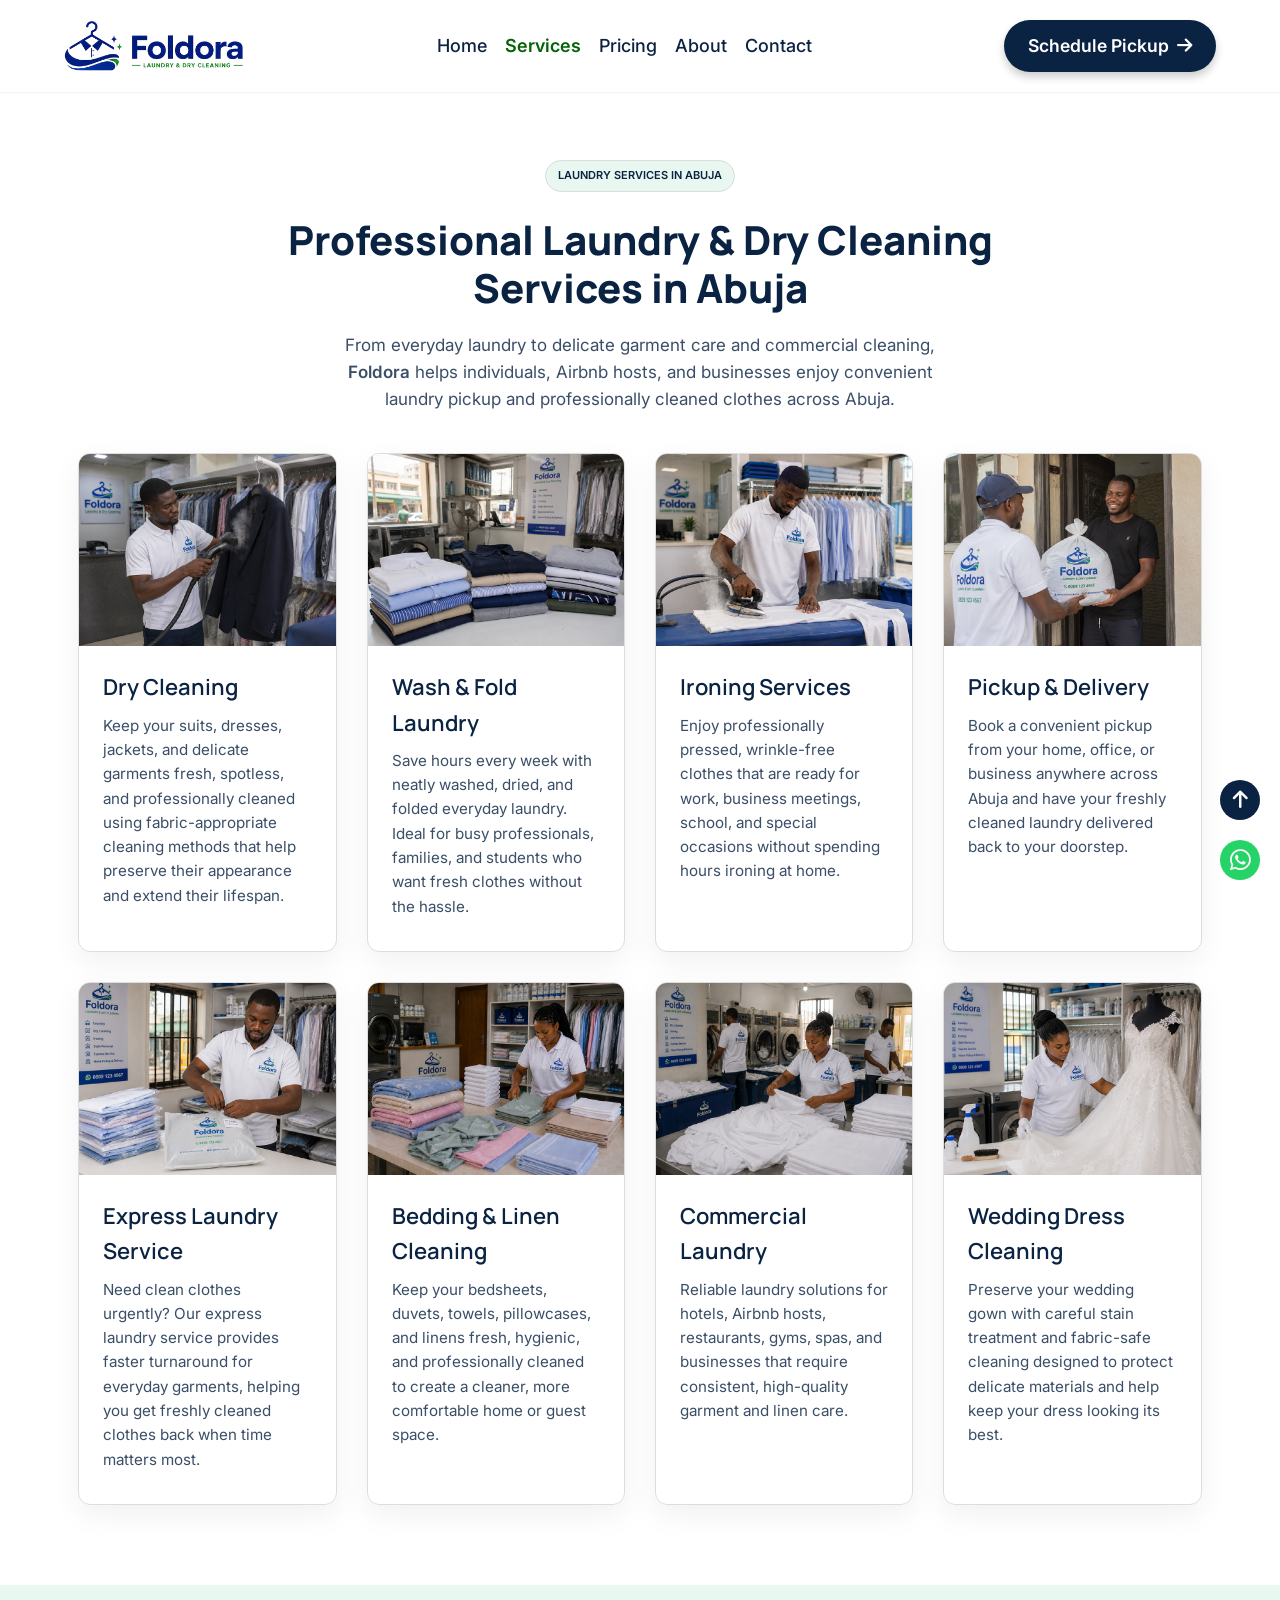
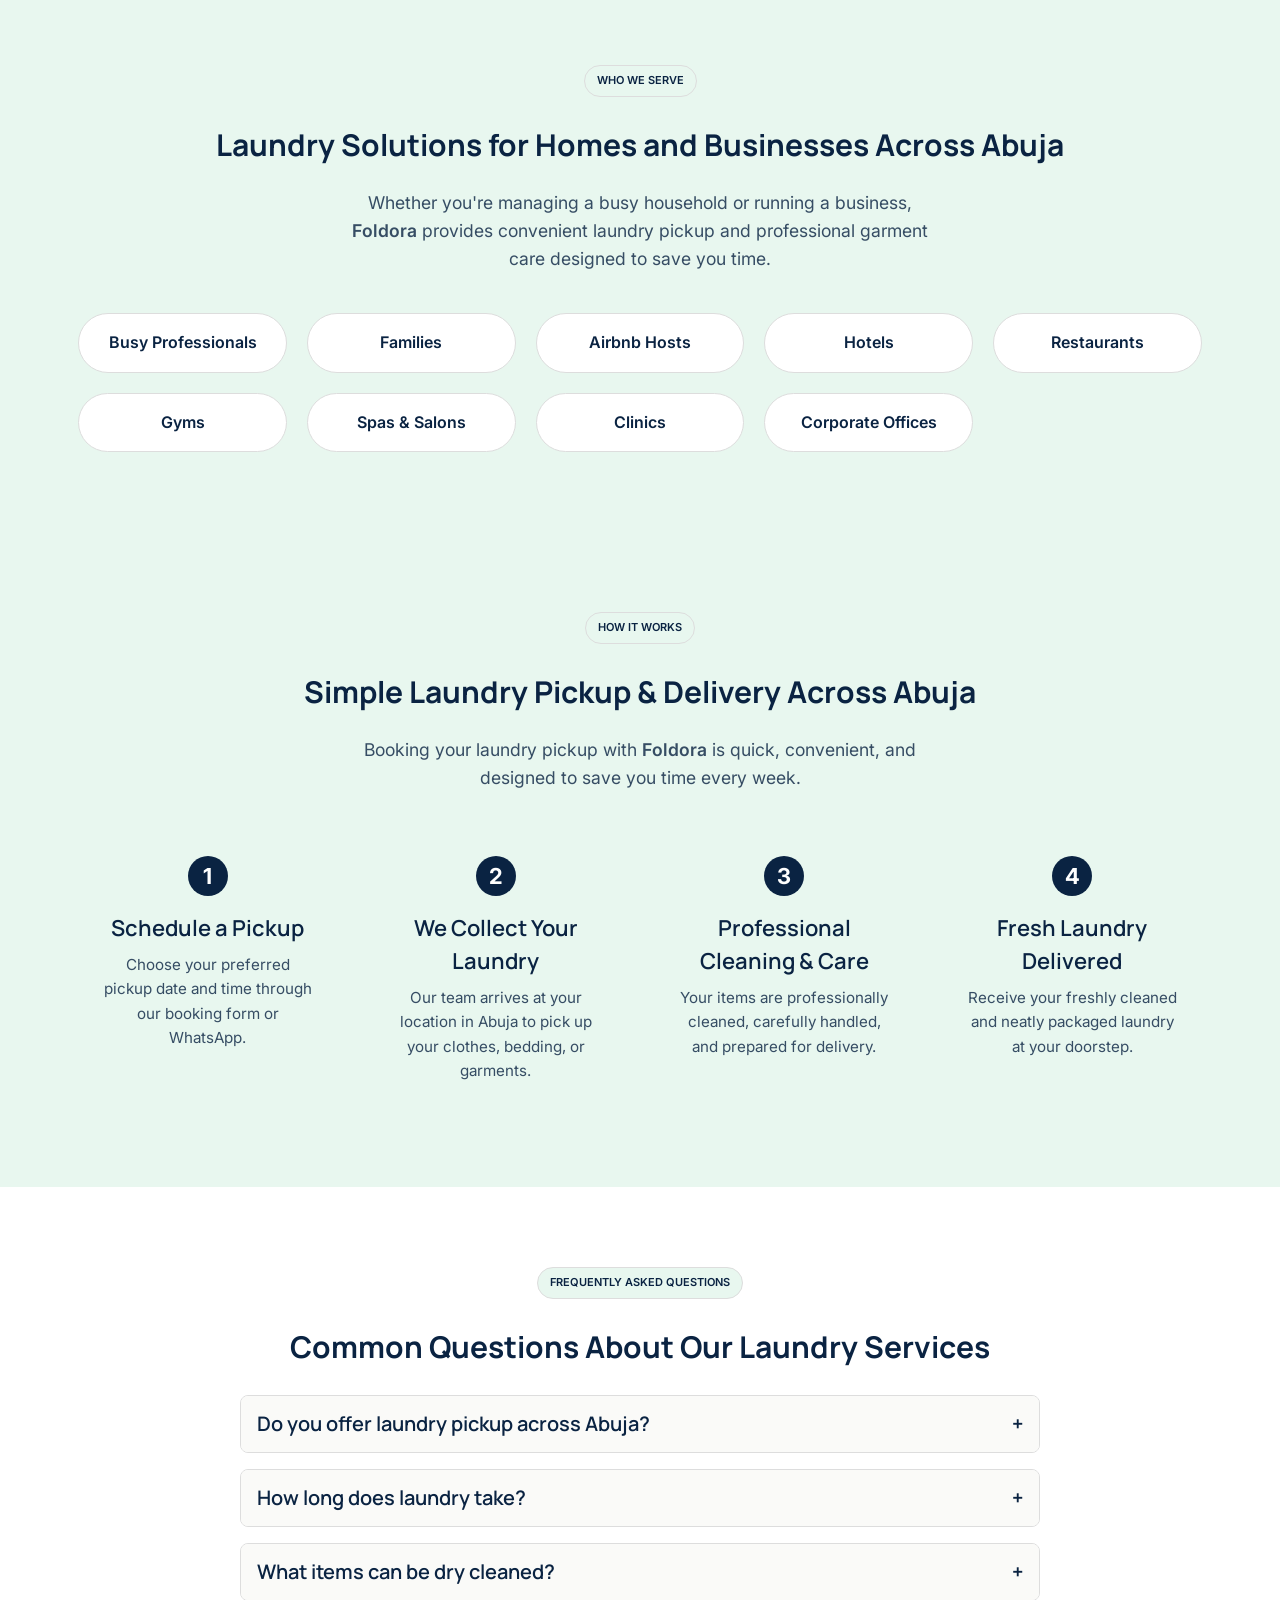
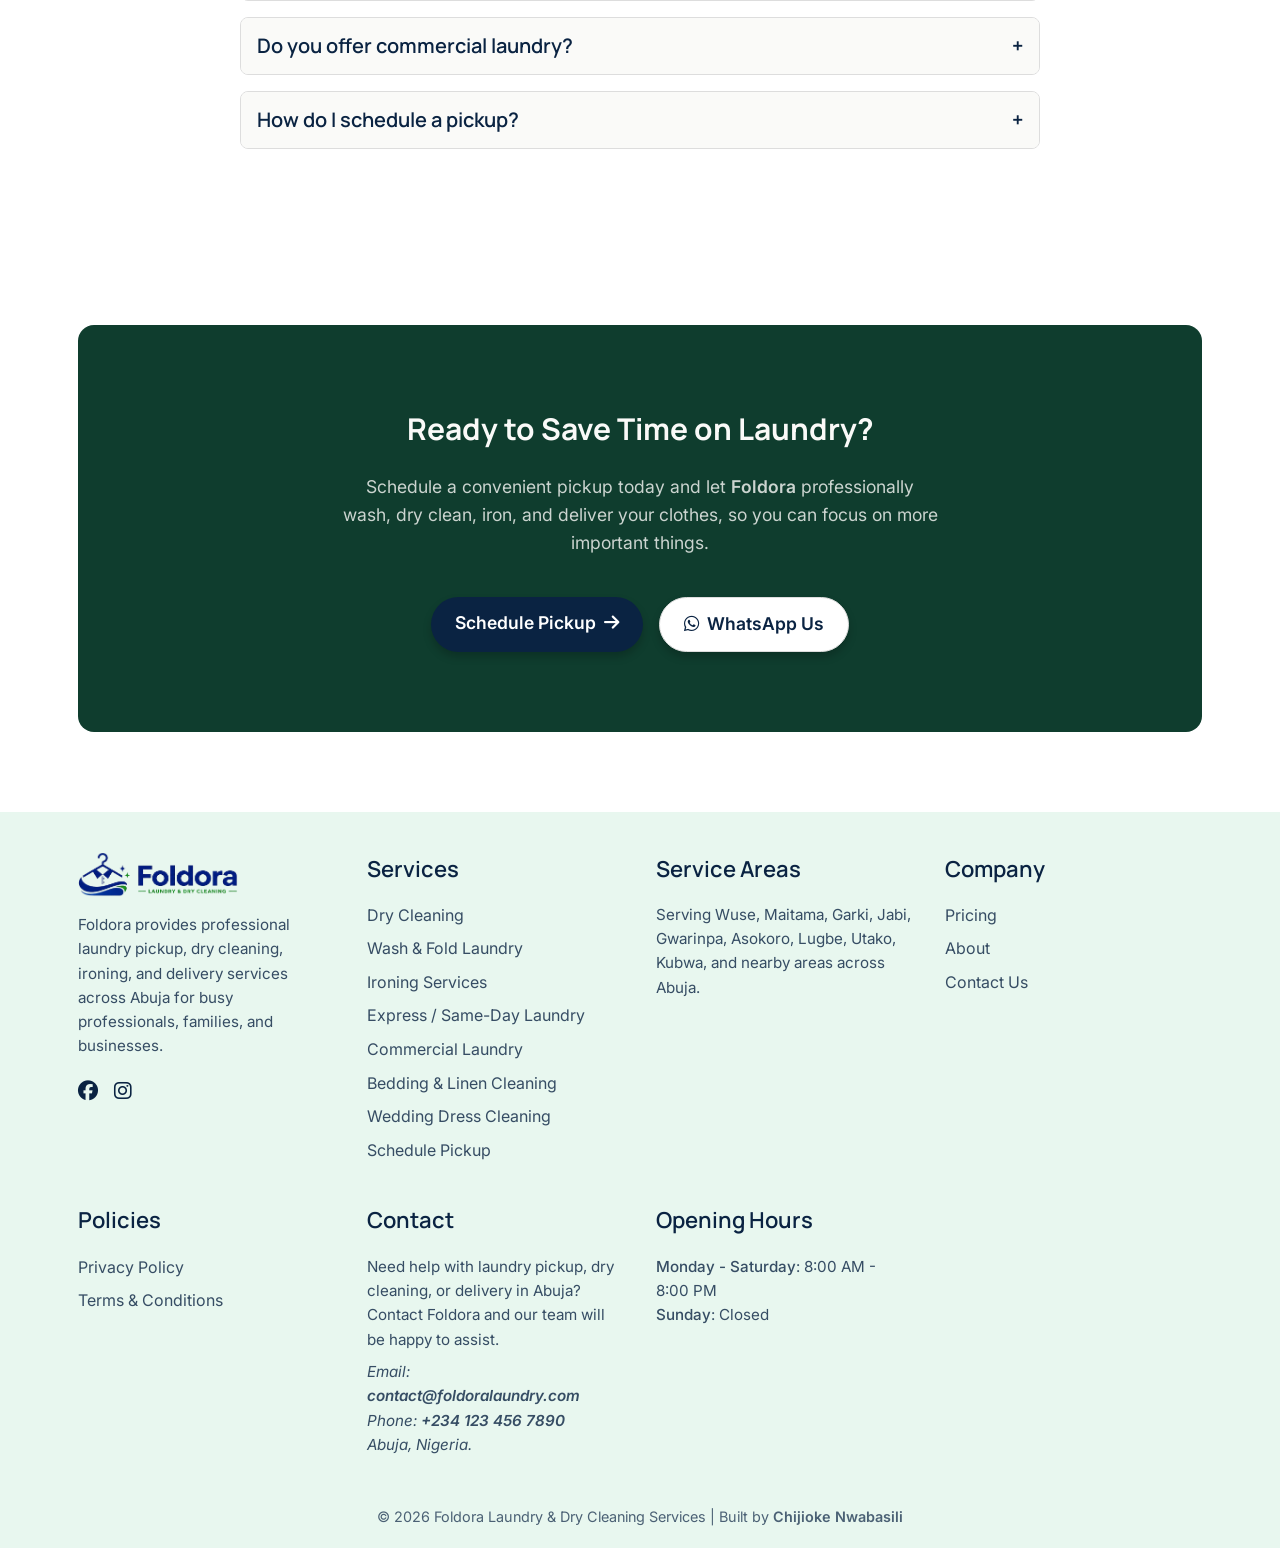
<file: services.html>
<!doctype html>
<html lang="en">
  <head>
    <meta charset="UTF-8" />
    <meta name="viewport" content="width=device-width, initial-scale=1.0" />
    <meta
      name="description"
      content="Explore professional laundry pickup and dry cleaning services in Abuja including wash & fold, ironing, express laundry, commercial laundry, bedding cleaning, and delivery service."
    />
    <meta name="author" content="Chijioke Nwabasili" />
    <meta name="robots" content="index, follow" />
    <meta
      property="og:title"
      content="Laundry & Dry Cleaning Services in Abuja, Nigeria | Foldora"
    />
    <meta
      property="og:description"
      content="Professional laundry pickup and dry cleaning services in Abuja, Nigeria for individuals, families, Airbnb hosts, and businesses."
    />
    <meta property="og:type" content="website" />
    <meta property="og:site_name" content="Foldora" />
    <meta
      property="og:image"
      content="https://foldoralaundry.vercel.app/image/ironing.webp"
    />
    <meta
      property="og:image:alt"
      content="Foldora laundry staff steam ironing a customer's shirt at Foldora laundry service in Abuja"
    />
    <meta
      property="og:url"
      content="https://foldoralaundry.vercel.app/services.html"
    />
    <meta
      name="twitter:title"
      content="Laundry & Dry Cleaning Services in Abuja, Nigeria | Foldora"
    />
    <meta
      name="twitter:description"
      content="Professional laundry pickup and dry cleaning services in Abuja, Nigeria for individuals, families, Airbnb hosts, and businesses."
    />
    <title>Laundry & Dry Cleaning Services in Abuja, Nigeria | Foldora</title>
    <link
      rel="canonical"
      href="https://foldoralaundry.vercel.app/services.html"
    />
    <link rel="preconnect" href="https://fonts.googleapis.com" />
    <link rel="preconnect" href="https://fonts.gstatic.com" crossorigin />
    <link
      href="https://fonts.googleapis.com/css2?family=Inter:ital,opsz,wght@0,14..32,100..900;1,14..32,100..900&family=Manrope:wght@200..800&display=swap"
      rel="stylesheet"
    />
    <link
      rel="stylesheet"
      href="https://cdnjs.cloudflare.com/ajax/libs/font-awesome/6.7.2/css/all.min.css"
      integrity="sha512-Evv84Mr4kqVGRNSgIGL/F/aIDqQb7xQ2vcrdIwxfjThSH8CSR7PBEakCr51Ck+w+/U6swU2Im1vVX0SVk9ABhg=="
      crossorigin="anonymous"
      referrerpolicy="no-referrer"
    />
    <link
      rel="icon"
      type="image/png"
      sizes="32x32"
      href="image/favicon-32x32.png"
    />
    <link rel="stylesheet" href="style.css" />
  </head>
  <body>
    <header>
      <div class="container header-content">
        <a href="/" class="logo">
          <img
            src="image/foldora-logo.webp"
            alt="Foldora Logo - Laundry Pickup & Dry Cleaning Service in Abuja"
            width="678"
            height="194"
          />
        </a>
        <!-- Hamburger Menu -->
        <input type="checkbox" id="menu-toggle" />
        <label for="menu-toggle" class="hamburger">
          <span></span>
          <span></span>
          <span></span>
        </label>
        <!-- Navbar -->
        <nav aria-label="Main navigation">
          <ul class="nav-links">
            <li><a href="/">Home</a></li>
            <li>
              <a
                href="services.html"
                class="active"
                aria-current="page"
                aria-label="Explore our laundry & dry cleaning services in Abuja"
                >Services</a
              >
            </li>
            <li>
              <a href="pricing.html" aria-label="View our laundry pricing">
                Pricing
              </a>
            </li>
            <li>
              <a
                href="about.html"
                aria-label="Learn more about Foldora laundry & dry cleaning service in Abuja"
                >About</a
              >
            </li>
            <li>
              <a href="contact.html" aria-label="Get in touch with Foldora"
                >Contact</a
              >
            </li>
            <li>
              <a
                href="booking.html"
                class="header-cta-btn cta-mobile"
                aria-label="Schedule laundry pickup service in Abuja"
                >Schedule Pickup
                <i
                  class="fa-solid fa-arrow-right arrow-icon"
                  aria-hidden="true"
                ></i>
              </a>
            </li>
          </ul>
        </nav>
        <a
          href="booking.html"
          class="header-cta-btn cta-desktop"
          aria-label="Schedule laundry pickup service in Abuja"
          >Schedule Pickup
          <i class="fa-solid fa-arrow-right arrow-icon" aria-hidden="true"></i>
        </a>
      </div>
    </header>

    <main class="page-content">
      <!-- Services Hero -->
      <section
        id="services-hero"
        class="services-hero"
        aria-labelledby="services-hero-heading"
      >
        <div class="container">
          <div class="booking-hero-content">
            <p class="section-label">Laundry Services in Abuja</p>
            <h1 class="services-hero-heading">
              Professional Laundry & Dry Cleaning Services in Abuja
            </h1>
            <h2 class="services-hero-subtext">
              From everyday laundry to delicate garment care and commercial
              cleaning, <span>Foldora</span> helps individuals, Airbnb hosts,
              and businesses enjoy convenient laundry pickup and professionally
              cleaned clothes across Abuja.
            </h2>
          </div>
          <div class="services-grid">
            <article class="service-card">
              <img
                src="image/dry-cleaning.webp"
                alt="Foldora laundry staff steam cleaning a customer's suit jacket at Foldora laundry service in Abuja"
                width="400"
                height="300"
                loading="lazy"
              />
              <div class="service-card-content">
                <h3 class="service">Dry Cleaning</h3>
                <p class="service-description">
                  Keep your suits, dresses, jackets, and delicate garments
                  fresh, spotless, and professionally cleaned using
                  fabric-appropriate cleaning methods that help preserve their
                  appearance and extend their lifespan.
                </p>
              </div>
            </article>
            <article class="service-card">
              <img
                src="image/wash-and-fold.webp"
                alt="Neatly folded clean laundry prepared for customers at Foldora laundry service in Abuja"
                width="400"
                height="300"
                loading="lazy"
              />
              <div class="service-card-content">
                <h3 class="service">Wash & Fold Laundry</h3>
                <p class="service-description">
                  Save hours every week with neatly washed, dried, and folded
                  everyday laundry. Ideal for busy professionals, families, and
                  students who want fresh clothes without the hassle.
                </p>
              </div>
            </article>
            <article class="service-card">
              <img
                src="image/ironing.webp"
                alt="Foldora laundry staff steam ironing a customer's shirt at Foldora laundry service in Abuja"
                width="400"
                height="300"
                loading="lazy"
              />
              <div class="service-card-content">
                <h3 class="service">Ironing Services</h3>
                <p class="service-description">
                  Enjoy professionally pressed, wrinkle-free clothes that are
                  ready for work, business meetings, school, and special
                  occasions without spending hours ironing at home.
                </p>
              </div>
            </article>
            <article class="service-card">
              <img
                src="image/pickup-and-delivery.webp"
                alt="Foldora laundry staff delivering freshly cleaned clothes to a customer in Utako, Abuja"
                width="400"
                height="300"
                loading="lazy"
              />
              <div class="service-card-content">
                <h3 class="service">Pickup & Delivery</h3>
                <p class="service-description">
                  Book a convenient pickup from your home, office, or business
                  anywhere across Abuja and have your freshly cleaned laundry
                  delivered back to your doorstep.
                </p>
              </div>
            </article>
            <article class="service-card">
              <img
                src="image/express-laundry.webp"
                alt="Foldora laundry staff preparing freshly cleaned clothes for same-day delivery in Abuja"
                width="400"
                height="300"
                loading="lazy"
              />
              <div class="service-card-content">
                <h3 class="service">Express Laundry Service</h3>
                <p class="service-description">
                  Need clean clothes urgently? Our express laundry service
                  provides faster turnaround for everyday garments, helping you
                  get freshly cleaned clothes back when time matters most.
                </p>
              </div>
            </article>
            <article class="service-card">
              <img
                src="image/bedding-and-linen-cleaning.webp"
                alt="Freshly cleaned bedsheets and towels prepared by Foldora laundry service in Abuja"
                width="400"
                height="300"
                loading="lazy"
              />
              <div class="service-card-content">
                <h3 class="service">Bedding & Linen Cleaning</h3>
                <p class="service-description">
                  Keep your bedsheets, duvets, towels, pillowcases, and linens
                  fresh, hygienic, and professionally cleaned to create a
                  cleaner, more comfortable home or guest space.
                </p>
              </div>
            </article>
            <article class="service-card">
              <img
                src="image/commercial-laundry.webp"
                alt="Foldora staff handling hotel and commercial laundry in Abuja"
                width="400"
                height="300"
                loading="lazy"
              />
              <div class="service-card-content">
                <h3 class="service">Commercial Laundry</h3>
                <p class="service-description">
                  Reliable laundry solutions for hotels, Airbnb hosts,
                  restaurants, gyms, spas, and businesses that require
                  consistent, high-quality garment and linen care.
                </p>
              </div>
            </article>
            <article class="service-card">
              <img
                src="image/wedding-dress-cleaning.webp"
                alt="Foldora laundry specialist cleaning a wedding dress in Abuja"
                width="400"
                height="300"
                loading="lazy"
              />
              <div class="service-card-content">
                <h3 class="service">Wedding Dress Cleaning</h3>
                <p class="service-description">
                  Preserve your wedding gown with careful stain treatment and
                  fabric-safe cleaning designed to protect delicate materials
                  and help keep your dress looking its best.
                </p>
              </div>
            </article>
          </div>
        </div>
      </section>

      <!-- Who We Serve -->
      <section id="who-we-serve">
        <div class="container">
          <div class="section-heading">
            <p class="section-label">Who we serve</p>
            <h2 class="who-we-serve-title">
              Laundry Solutions for Homes and Businesses Across Abuja
            </h2>
            <p class="who-we-serve-subtitle">
              Whether you're managing a busy household or running a business,
              <span>Foldora</span> provides convenient laundry pickup and
              professional garment care designed to save you time.
            </p>
          </div>
          <div class="who-we-serve-grid">
            <span class="who-we-serve-card">Busy Professionals</span>
            <span class="who-we-serve-card">Families</span>
            <span class="who-we-serve-card">Airbnb Hosts</span>
            <span class="who-we-serve-card">Hotels</span>
            <span class="who-we-serve-card">Restaurants</span>
            <span class="who-we-serve-card">Gyms</span>
            <span class="who-we-serve-card">Spas & Salons</span>
            <span class="who-we-serve-card">Clinics</span>
            <span class="who-we-serve-card">Corporate Offices</span>
          </div>
        </div>
      </section>

      <!-- How It Works -->
      <section id="how-it-works">
        <div class="container">
          <div class="section-heading">
            <p class="section-label">How it works</p>
            <h2 class="steps-title">
              Simple Laundry Pickup & Delivery Across Abuja
            </h2>
            <p class="steps-subtitle">
              Booking your laundry pickup with <span>Foldora</span> is quick,
              convenient, and designed to save you time every week.
            </p>
          </div>
          <div class="steps-flow">
            <article class="step-card">
              <div class="step-number">1</div>
              <h3 class="step">Schedule a Pickup</h3>
              <p class="step-description">
                Choose your preferred pickup date and time through our booking
                form or WhatsApp.
              </p>
            </article>
            <article class="step-card">
              <div class="step-number">2</div>
              <h3 class="step">We Collect Your Laundry</h3>
              <p class="step-description">
                Our team arrives at your location in Abuja to pick up your
                clothes, bedding, or garments.
              </p>
            </article>
            <article class="step-card">
              <div class="step-number">3</div>
              <h3 class="step">Professional Cleaning & Care</h3>
              <p class="step-description">
                Your items are professionally cleaned, carefully handled, and
                prepared for delivery.
              </p>
            </article>
            <article class="step-card">
              <div class="step-number">4</div>
              <h3 class="step">Fresh Laundry Delivered</h3>
              <p class="step-description">
                Receive your freshly cleaned and neatly packaged laundry at your
                doorstep.
              </p>
            </article>
          </div>
        </div>
      </section>

      <!-- Services FAQ -->
      <section id="services-faq">
        <div class="container faq-content">
          <div class="section-heading">
            <p class="section-label">Frequently Asked Questions</p>
            <h2 class="faq-title">
              Common Questions About Our Laundry Services
            </h2>
          </div>
          <p class="faq-subtitle"></p>
          <article class="faq-item">
            <h3 class="faq-question">
              Do you offer laundry pickup across Abuja?
              <span class="plus-sign">&#43;</span>
            </h3>
            <p class="faq-answer">
              Yes. Foldora provides convenient laundry pickup and delivery
              across Abuja, making it easy to schedule collection from your
              home, office, or business.
            </p>
          </article>
          <article class="faq-item">
            <h3 class="faq-question">
              How long does laundry take?
              <span class="plus-sign">&#43;</span>
            </h3>
            <p class="faq-answer">
              Most standard laundry orders are completed within approximately
              <strong>72 hours</strong>. Express laundry services are also
              available for urgent requests.
            </p>
          </article>
          <article class="faq-item">
            <h3 class="faq-question">
              What items can be dry cleaned?
              <span class="plus-sign">&#43;</span>
            </h3>
            <p class="faq-answer">
              We clean suits, dresses, jackets, uniforms, delicate garments,
              wedding dresses, and many other fabric types using appropriate
              cleaning methods.
            </p>
          </article>
          <article class="faq-item">
            <h3 class="faq-question">
              Do you offer commercial laundry?
              <span class="plus-sign">&#43;</span>
            </h3>
            <p class="faq-answer">
              Yes. We work with hotels, Airbnb hosts, restaurants, gyms, spas,
              offices, and other businesses that require regular laundry
              services.
            </p>
          </article>
          <article class="faq-item">
            <h3 class="faq-question">
              How do I schedule a pickup?
              <span class="plus-sign">&#43;</span>
            </h3>
            <p class="faq-answer">
              Simply visit our
              <a href="booking.html" style="color: var(--primary-color)"
                >booking page</a
              >
              or
              <a
                href="https://wa.me/2341234567890"
                style="color: var(--primary-color)"
                target="_blank"
                rel="noopener noreferrer"
                onclick="event.preventDefault()"
                >contact us on WhatsApp</a
              >
              to choose a convenient pickup date and time.
            </p>
          </article>
        </div>
      </section>

      <!-- Services Page Final CTA -->
      <section id="final-cta">
        <div class="container">
          <h2 class="final-cta-title">Ready to Save Time on Laundry?</h2>
          <p class="final-cta-subtitle">
            Schedule a convenient pickup today and let
            <span>Foldora</span> professionally wash, dry clean, iron, and
            deliver your clothes, so you can focus on more important things.
          </p>
          <div class="final-cta-buttons">
            <a
              href="booking.html"
              class="btn-primary"
              aria-label="Schedule laundry pickup service in Abuja"
            >
              Schedule Pickup
              <i
                class="fa-solid fa-arrow-right arrow-icon"
                aria-hidden="true"
              ></i>
            </a>
            <a
              href="https://wa.me/2341234567890"
              class="btn-secondary"
              target="_blank"
              rel="noopener noreferrer"
              onclick="event.preventDefault()"
              aria-label="Chat with Foldora on WhatsApp"
            >
              <i
                class="fa-brands fa-whatsapp whatsapp-icon"
                aria-hidden="true"
              ></i>
              WhatsApp Us
            </a>
          </div>
        </div>
      </section>
    </main>

    <!-- Footer -->
    <footer>
      <div class="container footer-wrapper">
        <div class="footer-section">
          <a href="/" class="footer-logo">
            <img
              src="image/foldora-logo.webp"
              alt="Foldora Logo - Laundry Pickup & Dry Cleaning Service in Abuja"
              width="678"
              height="194"
            />
          </a>
          <p class="brand-description">
            Foldora provides professional laundry pickup, dry cleaning, ironing,
            and delivery services across Abuja for busy professionals, families,
            and businesses.
          </p>
          <ul class="social-icons">
            <li>
              <a href="#" onclick="event.preventDefault()" aria-label="Facebook"
                ><i class="fa-brands fa-facebook" aria-hidden="true"></i
              ></a>
            </li>
            <li>
              <a
                href="#"
                onclick="event.preventDefault()"
                aria-label="Instagram"
                ><i class="fa-brands fa-instagram" aria-hidden="true"></i
              ></a>
            </li>
            <li>
              <a
                href="https://wa.me/2341234567890"
                onclick="event.preventDefault()"
                target="_blank"
                rel="noopener noreferrer"
                aria-label="Chat with Foldora on WhatsApp"
                ><i
                  class="fa-brands fa-whatsapp whatsapp-chat-btn"
                  aria-hidden="true"
                ></i
              ></a>
            </li>
          </ul>
        </div>
        <!-- Services -->
        <div class="footer-section">
          <h3>Services</h3>
          <ul class="footer-links">
            <li>
              <a
                href="services.html"
                aria-label="Explore our dry cleaning service"
                >Dry Cleaning</a
              >
            </li>
            <li>
              <a
                href="services.html"
                aria-label="Explore our wash and fold laundry service"
                >Wash & Fold Laundry</a
              >
            </li>
            <li>
              <a href="services.html" aria-label="Explore our ironing service"
                >Ironing Services</a
              >
            </li>
            <li>
              <a
                href="services.html"
                aria-label="Explore our express laundry service"
                >Express / Same-Day Laundry</a
              >
            </li>
            <li>
              <a
                href="services.html"
                aria-label="Explore our commercial laundry service"
                >Commercial Laundry</a
              >
            </li>
            <li>
              <a
                href="services.html"
                aria-label="Explore our bedding & linen cleaning service"
                >Bedding & Linen Cleaning</a
              >
            </li>
            <li>
              <a
                href="services.html"
                aria-label="Explore our wedding dress cleaning service"
                >Wedding Dress Cleaning</a
              >
            </li>
            <li>
              <a
                href="booking.html"
                aria-label="Schedule laundry pickup service in Abuja"
                >Schedule Pickup
              </a>
            </li>
          </ul>
        </div>
        <!-- Service Areas -->
        <div class="footer-section">
          <h3>Service Areas</h3>
          <p>
            Serving Wuse, Maitama, Garki, Jabi, Gwarinpa, Asokoro, Lugbe, Utako,
            Kubwa, and nearby areas across Abuja.
          </p>
        </div>
        <!-- Company -->
        <div class="footer-section">
          <h3>Company</h3>
          <ul class="footer-links">
            <li>
              <a href="pricing.html" aria-label="View our laundry pricing">
                Pricing
              </a>
            </li>
            <li>
              <a
                href="about.html"
                aria-label="Learn more about Foldora laundry & dry cleaning services in Abuja"
                >About</a
              >
            </li>
            <li>
              <a href="contact.html" aria-label="Get in touch with Foldora"
                >Contact Us</a
              >
            </li>
          </ul>
        </div>
        <!-- Policies -->
        <div class="footer-section">
          <h3>Policies</h3>
          <ul class="footer-links">
            <li>
              <a
                href="privacy-policy.html"
                onclick="event.preventDefault()"
                aria-label="Read our privacy policy"
                >Privacy Policy</a
              >
            </li>
            <li>
              <a
                href="terms-of-service.html"
                onclick="event.preventDefault()"
                aria-label="Read our terms and conditions"
                >Terms & Conditions</a
              >
            </li>
          </ul>
        </div>
        <!-- Contact Information -->
        <div class="footer-section">
          <h3>Contact</h3>
          <p>
            Need help with laundry pickup, dry cleaning, or delivery in Abuja?
            Contact Foldora and our team will be happy to assist.
          </p>
          <address>
            <p>
              Email:
              <a
                href="mailto:contact@foldoralaundry.com"
                onclick="event.preventDefault()"
                >contact@foldoralaundry.com</a
              >
            </p>
            <p>
              Phone:
              <a href="tel:+2341234567890" onclick="event.preventDefault()"
                >+234 123 456 7890</a
              >
            </p>
            <p>Abuja, Nigeria.</p>
          </address>
        </div>
        <!-- Opening Hours -->
        <div class="footer-section">
          <h3>Opening Hours</h3>
          <p><span>Monday - Saturday</span>: 8:00 AM - 8:00 PM</p>
          <p><span>Sunday</span>: Closed</p>
        </div>
      </div>
      <p class="copyright">
        &copy; 2026 Foldora Laundry & Dry Cleaning Services | Built by
        <a
          href="https://chijiokenwabasili.vercel.app"
          target="_blank"
          rel="noopener noreferrer"
          >Chijioke Nwabasili</a
        >
      </p>
      <a href="#" aria-label="Scroll to the top" class="back-to-top-btn">
        <i class="fa-solid fa-arrow-up" aria-hidden="true"></i>
      </a>
    </footer>

    <script src="scripts/index.js"></script>
  </body>
</html>
</file>
<file: style.css>
* {
  margin: 0;
  padding: 0;
  box-sizing: border-box;
}

html {
  scroll-behavior: smooth;
}

@media (prefers-reduced-motion: reduce) {
  html {
    scroll-behavior: auto;
  }
}

img {
  max-width: 100%;
  display: block;
}

button,
input,
select,
textarea {
  font: inherit;
}

h1,
h2,
h3,
h4 {
  font-family: "Manrope", sans-serif;
}

h1,
h2,
h3,
h4,
p {
  overflow-wrap: break-word;
  color: var(--primary-color);
}

h2 {
  font-size: 1.875rem;
  margin-bottom: 1.25rem;
  text-align: center;
}

h3 {
  font-size: 1.375rem;
  font-weight: 600;
}

/* VARIABLES */

:root {
  --primary-color: #0a2342;
  --secondary-color: #fafaf8;
  --clr-neutral-white: #fff;
  --accent-color: #046307;
  --section-bg-color: #e8f7ef;
  --cta-btn-hover-color: #c65a00;
  --border-color: #ddd;
  --whatsapp-color: #25d366;
  --card-box-shadow: 0 10px 30px rgba(0, 0, 0, 0.06);
  --card-border-radius: 0.75rem;
  --card-padding: 1.5rem;
  --section-padding: 5rem 1rem;
}

section {
  padding: var(--section-padding);
}

#how-it-works,
#service-areas,
#process,
#cleaning-standards,
#laundry-tips,
#who-we-serve,
#pricing-explainer {
  background-color: var(--section-bg-color);
}

#pricing,
#pricing-hero,
#about,
#about-story,
#contact,
#contact-hero,
#contact-info {
  background: var(--secondary-color);
}

.hero-image img,
.service-card img,
.about-image img,
.about-story-image img {
  width: 100%;
  height: auto;
}

.hero-image img,
.about-image img,
.about-story-image img {
  border-radius: 0.75rem;
  box-shadow: 0 0 15px rgba(0, 0, 0, 0.05);
}

.section-label {
  display: inline-flex;
  background-color: var(--section-bg-color);
  border: 1px solid var(--border-color);
  border-radius: 999px;
  margin-bottom: 1.5rem;
  font-size: 0.6875rem;
  font-weight: 600;
  color: var(--primary-color);
  padding: 0.375rem 0.75rem;
  text-transform: uppercase;
  white-space: nowrap;
}

.pricing-subtitle,
.pricing-list-subtitle,
.benefits-subtitle,
.services-hero-subtext,
.services-subtitle,
.why-subtitle,
.service-areas-subtitle,
.steps-subtitle,
.testimonials-subtitle,
.final-cta-subtitle,
.faq-subtitle,
.contact-subtitle,
.map-subtitle,
.about-values-subtitle,
.process-subtitle,
.what-we-clean-subtitle,
.who-we-serve-subtitle,
.pricing-explainer-subtitle,
.contact-help-subtitle {
  max-width: 37.5rem;
  margin: 0 auto;
  opacity: 0.8;
  text-align: center;
  font-size: 1.1rem;
}

.benefit-description,
.why-summary,
.service-description,
.step-description,
.value-description,
.pricing-description,
.process-summary,
.garment-description,
.pricing-explainer-summary,
.contact-help-summary {
  opacity: 0.8;
  font-size: 0.95rem;
}

.why-grid,
.testimonials-grid,
.contact-info-grid,
.booking-grid,
.garments-grid {
  display: grid;
  gap: 2.5rem;
  grid-template-columns: repeat(auto-fit, minmax(18.75rem, 1fr));
  margin-top: 2.5rem;
  justify-content: center;
}

.services-grid,
.steps-flow,
.values-grid,
.benefits-grid,
.process-grid,
.pricing-explainer-grid,
.contact-help-grid {
  display: grid;
  gap: 1.875rem;
  grid-template-columns: repeat(auto-fit, minmax(15.625rem, 1fr));
  margin-top: 2.5rem;
  justify-content: center;
}

.service-card,
.why-card,
.pricing-card,
.value-card,
.testimonial-card,
.benefit-card,
.garment-card,
.contact-help-card {
  border: 1px solid var(--border-color);
  border-radius: var(--card-border-radius);
  box-shadow: var(--card-box-shadow);
}

.services-cta,
.steps-cta,
.pricing-cta,
.pricing-list-cta,
.testimonial-cta,
.testimonial-cta-micro,
.faq-cta,
.final-cta-buttons,
.item-cta,
.pricing-list-cta-buttons {
  display: flex;
  justify-content: center;
  text-align: center;
  margin-top: 2.5rem;
}

.hero-buttons a,
.header-cta-btn,
.pricing-list-cta-buttons a,
.testimonial-cta a,
.final-cta-buttons a,
.steps-cta a,
.booking-contact-box-cta a {
  padding: 0.75rem 1.5rem;
  border-radius: 999px;
  text-decoration: none;
  font-size: 1.1rem;
  font-weight: 600;
  display: inline-block;
  transition: all 0.3s ease-out;
  box-shadow: 0 5px 8px rgba(0, 0, 0, 0.2);
}

.btn-primary,
.header-cta-btn {
  background-color: var(--primary-color);
  color: var(--clr-neutral-white);
}

.btn-primary:hover,
.header-cta-btn:hover,
#booking-form button:hover {
  background-color: var(--cta-btn-hover-color);
  color: var(--clr-neutral-white);
}

.services-cta-btn,
.pricing-cta-btn,
.item-cta-btn {
  background: transparent;
  position: relative;
  padding: 0.75rem 1.5rem;
  border: 1px solid var(--primary-color);
  border-radius: 0.5rem;
  color: var(--primary-color);
  text-decoration: none;
  font-size: 1.1rem;
  font-weight: 600;
  transition: all 0.3s cubic-bezier(0.5, 0, 0.3, 1);
  display: inline-block;
}

.services-cta-btn:hover,
.pricing-cta-btn:hover,
.item-cta-btn:hover {
  background-color: var(--section-bg-color);
  color: var(--primary-color);
  transform: translateY(-2px);
  border-radius: 999px;
  box-shadow: 0 5px 15px rgba(0, 0, 0, 0.25);
}

.btn-primary:active,
.btn-secondary:active,
.header-cta-btn:active,
#contact-form button:active,
#booking-form button:active,
.services-cta-btn:active,
.pricing-cta-btn:active,
.item-cta-btn:active {
  transform: scale(0.97);
}

.booking-hero-content,
.pricing-hero-content,
.contact-hero-content,
.services-hero-content {
  display: flex;
  flex-direction: column;
  align-items: center;
  text-align: center;
}

.booking-hero h1,
.pricing-hero h1,
.contact-hero h1,
.services-hero h1 {
  font-size: 2.5rem;
  font-weight: 800;
  max-width: 50rem;
  line-height: 1.2;
}

.hero-subtext,
.booking-hero-subtext,
.pricing-hero-subtext,
.contact-hero-subtext,
.services-hero-subtext {
  font-size: 1.0625rem;
  max-width: 37.5rem;
}

.hero-subtext,
.booking-hero-subtext {
  margin: 1.25rem 0 1.875rem;
}

.services-hero-subtext,
.pricing-hero-subtext,
.contact-hero-subtext {
  margin: 1.25rem auto 0;
}

.hero-trust-item,
.booking-trust-item {
  display: flex;
  align-items: center;
  gap: 0.5rem;
  line-height: 1.4;
}

.hero-trust-item,
.booking-trust-item,
.hero-trust-item i,
.booking-trust-item i {
  font-size: 0.95rem;
}

.hero-trust-item i,
.booking-trust-item i {
  color: var(--accent-color);
  flex-shrink: 0;
}

.service-description,
.pricing-amount {
  margin: 0.5rem 0;
}

.why-card,
.value-card,
.benefit-card,
.garment-card,
.contact-help-card {
  padding: var(--card-padding);
  transition: transform 0.3s ease-in-out;
}

.why,
.step,
.value,
.benefit,
.process,
.garment,
.pricing-explainer,
.contact-help {
  margin: 1rem 0 0.5rem;
  line-height: 1.5;
}

.step-card,
.process-card,
.pricing-explainer-card,
.service-card-content {
  padding: var(--card-padding);
}

#map,
.section-heading,
.step-card,
.process-card,
.pricing-explainer-card {
  text-align: center;
}

.why-icon,
.value-icon,
.benefit-icon,
.garment-icon,
.contact-help-icon {
  width: 3.75rem;
  height: 3.75rem;
  display: flex;
  align-items: center;
  justify-content: center;
  background: var(--section-bg-color);
  border-radius: 0.75rem;
  color: var(--accent-color);
  font-size: 1.875rem;
}

/* Hover lift for devices that support hover */
@media (hover: hover) {
  .why-card:hover,
  .value-card:hover,
  .pricing-card:hover,
  .benefit-card:hover,
  .garment-card:hover,
  .contact-help-card:hover {
    transform: translateY(-5px);
  }
}

/* Tap feedback on all devices */
.why-card:active,
.value-card:active,
.pricing-card:active,
.benefit-card:active,
.garment-card:active,
.contact-help-card:active {
  transform: translateY(-5px);
}

#contact strong,
.pricing-note span,
.testimonials-subtitle span,
.contact-subtitle span,
.services-subtitle span,
.steps-subtitle span,
.final-cta-subtitle span,
.benefits-subtitle span,
.what-we-clean-subtitle span,
.who-we-serve-subtitle span,
.contact-hero-subtext span,
.services-hero-subtext span {
  font-weight: 600;
}

.pricing-note,
.what-we-clean-footer {
  max-width: 40.625rem;
  margin: 1.875rem auto 0;
  text-align: center;
  font-size: 0.95rem;
}

.service-areas-grid,
.who-we-serve-grid {
  display: grid;
  grid-template-columns: repeat(auto-fit, minmax(12.5rem, 1fr));
  gap: 1.25rem;
  margin-top: 2.5rem;
  justify-content: center;
}

.service-area,
.who-we-serve-card {
  display: flex;
  align-items: center;
  gap: 0.75rem;
  padding: 1rem 1.25rem;
  background: var(--clr-neutral-white);
  border: 1px solid var(--border-color);
  border-radius: 999px;
  transition: all 0.3s ease-in-out;
}

.service-area:hover,
.who-we-serve-card:hover {
  transform: translateY(-2px);
  border-color: var(--accent-color);
  box-shadow: 0 10px 30px rgba(0, 0, 0, 0.04);
}

.faq-subtitle,
.pricing-faq-subtitle,
.map-title,
.map-subtitle {
  margin-bottom: 1.5rem;
}

.final-cta-buttons,
.pricing-list-cta-buttons {
  gap: 1rem;
}

/* Form error-message */
.contact-error-message,
.booking-error-message {
  color: red;
  font-size: 0.9375rem;
  margin-top: 0.25rem;
}

/* GENERAL STYLES */

body {
  background-color: var(--clr-neutral-white);
  font-family: "Inter", sans-serif;
  height: 100svh;
  font-size: 1rem;
  line-height: 1.6;
  overflow-x: hidden;
  color: var(--primary-color);
}

header {
  padding: 1.25rem 0;
  position: fixed;
  top: 0;
  left: 0;
  width: 100%;
  z-index: 999;
  background: var(--clr-neutral-white);
  box-shadow: 0 1px 2px rgba(0, 0, 0, 0.06);
  transition: box-shadow 0.3s ease-in-out;
}

.logo img {
  width: 180px;
  height: auto;
}

.container {
  width: 90%;
  max-width: 75rem;
  margin: 0 auto;
}

.header-content {
  display: flex;
  justify-content: space-between;
  align-items: center;
}

nav ul {
  list-style: none;
  display: flex;
}

nav a {
  text-decoration: none;
  margin-inline: 0.5em;
  color: var(--primary-color);
  font-size: 1.125rem;
  font-weight: 500;
  transition: 0.3s ease;
}

nav a:hover,
.nav-links .active {
  color: var(--accent-color);
}

.nav-links .active {
  font-weight: 600;
}

.no-scroll {
  overflow: hidden;
  height: 100dvh;
}

nav .cta-mobile,
#menu-toggle,
.hamburger {
  display: none;
}

.hamburger {
  flex-direction: column;
  cursor: pointer;
  position: relative;
  z-index: 1000;
}

.hamburger span {
  background: var(--primary-color);
  width: 1.875rem;
  height: 0.1875rem;
  margin: 0.1875rem 0;
  transition: 0.3s;
}

.page-content {
  padding-top: 5rem;
}

@keyframes fadeUp {
  0% {
    opacity: 0;
    transform: translateY(30px);
  }
  100% {
    opacity: 1;
    transform: translateY(0);
  }
}

/* Hero Section */

.hero {
  padding: 11.25rem 1rem 7.5rem;
  text-align: start;
}

.hero-grid {
  display: flex;
  justify-content: space-between;
  align-items: center;
  gap: 2.5rem;
}

.hero-text-content {
  max-width: 37.5rem;
}

.hero-text-content,
.hero-image {
  flex: 1;
}

.hero h1 {
  font-size: 2.75rem;
  font-weight: 800;
  max-width: 43.75rem;
  line-height: 1.2;
}

.hero h1,
.hero-subtext {
  color: var(--primary-color);
  animation: fadeUp 1s ease-out forwards;
}

.hero-subtext,
.booking-hero-subtext,
.pricing-hero-subtext,
.contact-hero-subtext,
.hero-trust-item,
.hero-social-proof {
  opacity: 0.8;
}

.hero-buttons {
  display: flex;
  flex-direction: row;
  flex-wrap: wrap;
  gap: 1rem;
}

.btn-secondary {
  background: transparent;
  border: 1px solid var(--border-color);
  color: var(--primary-color);
}

.final-cta-buttons .btn-secondary {
  background: var(--clr-neutral-white);
}

.btn-secondary:hover,
.final-cta-buttons .btn-secondary:hover {
  background-color: var(--whatsapp-color);
  border-color: var(--whatsapp-color);
  color: var(--clr-neutral-white);
}

.arrow-icon {
  margin-left: 0.25rem;
}

.whatsapp-icon {
  margin-right: 0.25rem;
}

.hero-trust-bar {
  display: grid;
  grid-template-columns: repeat(2, max-content);
  gap: 0.75rem 2.5rem;
  margin-top: 1.875rem;
}

.hero-social-proof {
  margin-top: 1.5rem;
  font-size: 0.95rem;
  font-weight: 500;
}

/* Services Section */

.services-hero-subtext {
  font-family: "Inter", sans-serif;
  font-weight: 400;
}

.service-card {
  overflow: hidden;
}

/* How It Works Section */

.step-number {
  background: var(--primary-color);
  color: var(--clr-neutral-white);
  font-size: 1.375rem;
  font-weight: bold;
  width: 2.5rem;
  height: 2.5rem;
  border-radius: 50%;
  border: var(--section-bg-color);
  display: flex;
  align-items: center;
  justify-content: center;
  margin: 0 auto 1rem;
}

/* What We Clean Section */

.what-we-clean-title {
  max-width: 43.75rem;
  margin: 0 auto 1.5rem;
}

/* Who We Serve Section */

.who-we-serve-card {
  justify-content: center;
  font-weight: 600;
}

/* Pricing Section */

.pricing-grid {
  display: grid;
  grid-template-columns: repeat(2, 1fr);
  gap: 1.875rem;
  margin-top: 2.5rem;
}

.pricing-card {
  background: var(--clr-neutral-white);
  padding: 1.875rem;
  box-shadow: var(--card-box-shadow);
  transition: transform 0.3s ease-in-out;
}

.pricing-amount strong {
  font-size: 1.875rem;
  font-weight: 800;
}

.pricing-amount strong,
.pricing-amount span {
  display: block;
}

.pricing-amount span {
  font-size: 0.9375rem;
}

/* Pricing List Table */

.pricing-list-content {
  max-width: 50rem;
}

.pricing-table-wrapper {
  margin-top: 2.5rem;
  overflow-x: auto;
}

.pricing-table {
  width: 100%;
  border-collapse: collapse;
  background: var(--clr-neutral-white);
  border: 1px solid var(--border-color);
  border-radius: var(--card-border-radius);
  overflow: hidden;
  box-shadow: 0 6px 20px rgba(0, 0, 0, 0.06);
}

.pricing-table thead {
  background: var(--primary-color);
}

.pricing-table thead th {
  color: var(--clr-neutral-white);
  font-size: 1.2rem;
  font-weight: 600;
}

.pricing-table th,
.pricing-table td {
  padding: 1rem 1.5rem;
}

.pricing-table th,
.pricing-table td,
.table-category td {
  text-align: left;
}

.pricing-table tbody tr {
  border-bottom: 1px solid var(--border-color);
}

.pricing-table tbody tr:last-child {
  border-bottom: none;
}

.table-category td {
  background: var(--section-bg-color);
  color: var(--primary-color);
  font-size: 1.15rem;
}

.table-category td,
.pricing-table tbody tr:not(.table-category) td:last-child,
.pricing-table thead th:last-child {
  font-weight: 700;
}

.pricing-table tbody tr:not(.table-category) td:last-child,
.pricing-table thead th:last-child {
  text-align: right;
  white-space: nowrap;
}

/* About Section */

.about-hero {
  background:
    linear-gradient(rgba(0, 0, 0, 0.8), rgba(0, 0, 0, 0.8)),
    url(image/foldora-about-hero.webp) center/cover no-repeat;
  padding: 12.5rem 1rem 9.375rem;
  text-align: center;
}

.about-hero h1,
.about-hero-subtext {
  color: var(--secondary-color);
}

.about-hero h1 {
  font-size: 3rem;
  line-height: 1.3;
}

.about-hero-subtext {
  font-size: 1.1rem;
  margin: 1.25rem auto 0;
  max-width: 37.5rem;
  opacity: 0.8;
}

.about-content,
.about-story-content {
  display: flex;
  gap: 2.5rem;
  justify-content: space-between;
  align-items: center;
}

.about-text,
.about-story-text {
  flex: 1 1 50%;
}

.about-title,
.about-story-title {
  text-align: start;
}

.about-description,
.about-story-description {
  font-size: 1.125rem;
  margin-bottom: 1rem;
  text-align: justify;
  opacity: 0.8;
}

.about-btn {
  text-decoration: none;
  background-color: var(--section-bg-color);
  color: var(--primary-color);
  display: inline-block;
  padding: 0.75rem 1.5rem;
  border: 1px solid var(--border-color);
  border-radius: 0.375rem;
  font-size: 1.1rem;
  font-weight: 600;
  box-shadow: 0 5px 8px rgba(0, 0, 0, 0.2);
  transition:
    background-color 0.3s ease-out,
    color 0.3s ease-out,
    transform 0.3s ease-out;
}

.about-btn:hover {
  background-color: var(--clr-neutral-white);
}

.about-btn:active {
  transform: scale(0.97);
}

/* Testimonials Section */

.testimonial-card {
  padding: 1.875rem;
  transition: transform 0.3s ease-in-out;
}

@media (hover: hover) {
  .testimonial-card:hover {
    transform: scale(1.05);
  }
}

.testimonial-card:active {
  transform: scale(1.05);
}

.testimonial-card-quote {
  margin: 1rem 0;
  opacity: 0.8;
  font-style: italic;
}

.testimonial-card-quote,
.testimonial-cta-micro {
  font-size: 0.95rem;
}

.client-profile {
  display: flex;
  align-items: center;
  gap: 0.875rem;
  line-height: 1.4;
}

.testimonial-card-image {
  width: 3.125rem;
  height: 3.125rem;
  object-fit: cover;
  border-radius: 50%;
}

.client-name {
  font-size: 1rem;
  font-weight: 600;
  color: var(--primary-color);
}

.client-bio {
  opacity: 0.7;
  font-size: 0.9375rem;
  font-weight: 400;
}

.star-icon {
  color: #ffd500;
}

/* Service Areas Section */

.service-area i {
  color: var(--accent-color);
  font-size: 0.95rem;
}

.service-area span {
  font-weight: 600;
  color: var(--primary-color);
}

/* FAQ Section */

.faq-content {
  max-width: 50rem;
}

.faq-item {
  margin-bottom: 1rem;
  border: 1px solid var(--border-color);
  border-radius: 0.5rem;
  overflow: hidden;
}

.faq-question {
  width: 100%;
  text-align: left;
  font-size: 1.25rem;
  font-weight: 600;
  cursor: pointer;
  display: flex;
  justify-content: space-between;
  align-items: center;
  background-color: var(--secondary-color);
}

.plus-sign {
  font-size: 1.25rem;
  font-weight: bold;
  transition: transform 0.3s ease;
}

.faq-question,
.faq-answer {
  padding: 0.75rem 1rem;
}

.faq-answer {
  display: none;
  font-size: 0.95rem;
  opacity: 0.8;
}

.faq-item.active .faq-answer {
  display: block;
}

.faq-item.active .plus-sign {
  transform: rotate(45deg);
}

.faq-cta a {
  text-decoration: none;
  color: var(--primary-color);
  font-weight: 600;
}

/* Contact Section */

.contact-info-grid {
  align-items: start;
}

.contact-info {
  display: flex;
  flex-direction: column;
  gap: 2.5rem;
  background: var(--clr-neutral-white);
  border: 1px solid var(--border-color);
  border-radius: var(--card-border-radius);
  padding: var(--card-padding);
  box-shadow: 0 2px 10px rgba(0, 0, 0, 0.05);
}

.contact-info h3 {
  font-size: 1.5rem;
  margin-bottom: 1.5rem;
}

.contact-card p {
  opacity: 0.8;
}

.contact-card-content {
  display: flex;
  align-items: center;
  gap: 1rem;
  margin-bottom: 1rem;
  line-height: 1.5;
}

.contact-card-content a {
  color: inherit;
  text-decoration: none;
}

.contact-card-content span,
.contact-card h4 {
  font-weight: 500;
}

.contact-card h4,
.contact-icon {
  font-size: 1.25rem;
}

.contact-info,
#contact-form {
  width: 100%;
  max-width: 37.5rem;
  margin: 0 auto;
}

#contact-form .form-group {
  display: flex;
  flex-direction: column;
  margin-bottom: 0.75rem;
}

#contact-form label {
  font-size: 1.2rem;
  font-weight: 600;
  margin-bottom: 0.5rem;
}

#contact-form input,
#contact-form textarea,
select {
  width: 100%;
  padding: 0.75rem;
  border: 1px solid var(--border-color);
  border-radius: 0.5rem;
  box-sizing: border-box;
  outline: none;
  font-size: 0.95rem;
}

#contact-form button {
  width: 100%;
  padding: 0.75rem 1.5rem;
  background-color: var(--primary-color);
  color: var(--clr-neutral-white);
  font-size: 1.1rem;
  font-weight: 600;
  cursor: pointer;
  border: none;
  border-radius: 0.5rem;
  margin-top: 0.875rem;
  box-shadow: 0 4px 6px rgba(0, 0, 0, 0.2);
  transition:
    background-color 0.3s ease-out,
    box-shadow 0.3s ease-out,
    transform 0.3s ease-out;
}

#contact-form button:hover {
  background-color: var(--accent-color);
  box-shadow: 0 6px 10px rgba(0, 0, 0, 0.25);
}

.contact-response-time {
  margin-top: 1rem;
  font-size: 0.9375rem;
}

/* Contact Form error-message */
.error-message {
  color: red;
  font-size: 0.9rem;
  margin-top: 0.25rem;
}

/* Map */

.map-title {
  font-size: 1.875rem;
}

.map-embed {
  overflow: hidden;
  border-radius: 0.75rem;
  box-shadow: 0 8px 24px rgba(0, 0, 0, 0.08);
}

.map-embed iframe {
  width: 100%;
  border: 1px solid var(--border-color);
  border-radius: 0.75rem;
  display: block;
}

/* Final CTA Section */

#final-cta .container {
  background: #0f3d2e;
  border-radius: 1rem;
  padding: 5rem 2rem;
  text-align: center;
  position: relative;
  overflow: hidden;
}

.final-cta-title,
.final-cta-subtitle {
  color: var(--secondary-color);
}

/* Booking Section */

.booking-trust-bar {
  display: flex;
  justify-content: center;
  flex-wrap: wrap;
  gap: 1rem;
}

.booking-trust-item {
  display: flex;
  align-items: center;
  gap: 0.5rem;
  background: var(--secondary-color);
  padding: 0.75rem 1rem;
  border-radius: 999px;
  font-size: 0.9375rem;
  font-weight: 500;
}

.booking-info-card {
  background: var(--section-bg-color);
  padding: 1.875rem;
  border: 1px solid var(--border-color);
  border-radius: var(--card-border-radius);
  box-shadow: 0 2px 12px rgba(0, 0, 0, 0.05);
}

.booking-step {
  display: flex;
  align-items: flex-start;
  gap: 1rem;
  margin-bottom: 1.25rem;
}

.booking-step-number {
  width: 2rem;
  height: 2rem;
  border-radius: 50%;
  background: var(--primary-color);
  color: var(--clr-neutral-white);
  display: flex;
  align-items: center;
  justify-content: center;
  font-weight: 700;
  flex-shrink: 0;
}

.booking-info-card,
#booking-form {
  width: 100%;
  max-width: 37.5rem;
  margin: 2.5rem auto auto;
}

#booking-form {
  background: var(--secondary-color);
  padding: 1.875rem;
  border: 1px solid var(--border-color);
  border-radius: var(--card-border-radius);
  box-shadow: 0 2px 12px rgba(0, 0, 0, 0.05);
}

.booking-contact-box {
  margin-top: 2.5rem;
  padding-top: 2rem;
  border-top: 1px solid var(--border-color);
}

.booking-contact-box-title {
  margin-bottom: 0.5rem;
}

.booking-contact-box-subtitle {
  margin-bottom: 1rem;
  opacity: 0.8;
}

.booking-contact-box-cta a {
  background-color: var(--clr-neutral-white);
}

.booking-reassurance {
  margin: 1rem 0;
  text-align: center;
  font-size: 0.9375rem;
}

#booking-form label {
  font-size: 1.2rem;
  font-weight: 600;
  margin-bottom: 0.4375rem;
}

.form-row {
  display: flex;
  gap: 0.75rem;
}

.form-row .form-group {
  flex: 1;
}

#booking-form .form-group {
  display: flex;
  flex-direction: column;
  margin-bottom: 0.625rem;
}

#booking-form input,
#booking-form textarea,
#booking-form select {
  width: 100%;
  padding: 0.75rem;
  font-size: 0.9375rem;
  border: 1px solid var(--border-color);
  border-radius: 0.5rem;
  box-sizing: border-box;
  outline: none;
}

#booking-form input:focus,
#booking-form textarea:focus {
  border: 2px solid var(--primary-color);
}

#booking-form textarea {
  resize: vertical;
  min-height: 3.75rem;
}

#booking-form button {
  width: 100%;
  padding: 0.75rem 1.5rem;
  border: none;
  border-radius: 0.5rem;
  background-color: var(--primary-color);
  color: var(--clr-neutral-white);
  font-size: 1.1rem;
  font-weight: 600;
  cursor: pointer;
  margin-top: 0.75rem;
  box-shadow: 0 4px 6px rgba(0, 0, 0, 0.2);
  transition:
    background-color 0.3s ease-out,
    transform 0.3s ease-out;
}

/* Footer */

footer {
  background-color: var(--section-bg-color);
  padding: 2.5rem 1rem 1.25rem;
  position: relative;
}

.footer-wrapper {
  display: grid;
  grid-template-columns: repeat(auto-fit, minmax(15.625rem, 1fr));
  gap: 2rem;
  max-width: 75rem;
  margin: 0 auto;
}

.footer-section h3,
.footer-logo {
  color: var(--primary-color);
  margin-bottom: 1rem;
}

.footer-logo img {
  display: inline-block;
  width: 160px;
  height: auto;
  margin-bottom: 0.5rem;
}

.footer-section p {
  font-size: 0.95rem;
}

.footer-section p,
.footer-links {
  opacity: 0.8;
}

.footer-links,
.social-icons {
  list-style: none;
  padding: 0;
  margin: 0;
}

.footer-links li {
  margin-bottom: 0.5rem;
}

.footer-links a {
  text-decoration: none;
  transition: color 0.3s ease-out;
}

.footer-section span {
  font-weight: 500;
}

.footer-section address {
  margin-top: 0.5rem;
}

.footer-section address a {
  text-decoration: none;
  color: var(--primary-color);
  font-weight: 600;
}

.footer-section address a:hover {
  text-decoration: underline;
}

.footer-section p i {
  margin: 0 0.5rem 0.75rem 0;
  font-size: 1.25rem;
}

.footer-section p,
.footer-links a,
.footer p i,
.social-icons a {
  color: var(--primary-color);
}

.footer-links a:hover,
.social-icons a:hover {
  color: green;
}

.social-icons {
  display: flex;
  gap: 1rem;
  margin-top: 1rem;
}

.social-icons a {
  font-size: 1.25rem;
  transition: color 0.3s ease-out;
}

.copyright {
  margin-top: 3rem;
  text-align: center;
  font-size: 0.9rem;
  opacity: 0.7;
}

.copyright,
.copyright a {
  color: var(--primary-color);
}

.copyright a {
  text-decoration: none;
  font-weight: 600;
}

.copyright a:hover {
  text-decoration: underline;
}

.fa-brands.whatsapp-chat-btn,
.back-to-top-btn {
  position: fixed;
  width: 2.5rem;
  height: 2.5rem;
  border-radius: 50%;
  right: 1.25rem;
  z-index: 1000;
  text-decoration: none;
  color: var(--secondary-color);
  display: flex;
  align-items: center;
  justify-content: center;
}

.fa-brands.whatsapp-chat-btn {
  background-color: var(--whatsapp-color);
  font-size: 1.5rem;
  bottom: 1.25rem;
  animation: bounce 1.5s infinite ease-in-out;
}

@keyframes bounce {
  0%,
  100% {
    transform: translateY(0);
  }
  50% {
    transform: translateY(-8px);
  }
}

.back-to-top-btn {
  background-color: var(--primary-color);
  font-size: 1.25rem;
  transition:
    opacity 0.3s ease-out,
    transform 0.3s ease-out;
  bottom: 5rem;
}

.back-to-top-btn:hover {
  opacity: 0.8;
}

.back-to-top-btn:active {
  transform: scale(0.95);
}

/* Media Queries */

@media (max-width: 767px) {
  .logo img,
  .footer-logo img {
    width: 160px;
  }

  .hamburger {
    display: flex;
  }

  nav {
    position: fixed;
    top: 0;
    right: 0;
    width: 90%;
    height: 100dvh;
    background: var(--section-bg-color);
    transform: translateX(100%);
    transition: transform 0.3s ease-in-out;
    opacity: 0;
    text-align: center;
    padding: 7.5rem 0;
  }

  nav ul {
    flex-direction: column;
  }

  nav li {
    margin: 0.625rem 0;
  }

  nav .cta-mobile {
    display: block;
    margin: auto;
    width: auto;
    max-width: fit-content;
    box-sizing: border-box;
    padding: 0.75rem 1.5rem;
    box-shadow: 0 4px 6px rgba(0, 0, 0, 0.2);
    transition:
      background-color 0.3s ease-out,
      color 0.3s ease-out,
      box-shadow 0.3s ease-out,
      transform 0.3s ease-out;
  }

  nav .cta-mobile:hover {
    background-color: var(--cta-btn-hover-color);
    color: var(--clr-neutral-white);
    box-shadow: 0 6px 10px rgba(0, 0, 0, 0.25);
  }

  nav .cta-mobile:active {
    transform: scale(0.97);
  }

  .cta-desktop {
    display: none;
  }

  /* Show menu when checkbox is checked */
  #menu-toggle:checked + .hamburger + nav {
    transform: translateX(0);
    opacity: 1;
  }

  /* Animate Hamburger icon */
  #menu-toggle:checked + .hamburger span:nth-child(1) {
    transform: rotate(45deg) translate(8px, 5px);
  }

  #menu-toggle:checked + .hamburger span:nth-child(2) {
    opacity: 0;
  }

  #menu-toggle:checked + .hamburger span:nth-child(3) {
    transform: rotate(-45deg) translate(8px, -5px);
  }

  .hero-text-content {
    width: 100%;
  }

  .hero h1,
  .about-hero h1,
  .booking-hero h1,
  .pricing-hero h1,
  .contact-hero h1,
  .services-hero h1 {
    font-size: 2.15rem;
    margin: 0 auto;
  }

  .hero-subtext {
    margin: 1.25rem auto 1.875rem;
  }

  .hero h1,
  .booking-hero h1,
  .pricing-hero h1,
  .contact-hero h1,
  .services-hero h1,
  h2,
  h3,
  h4 {
    line-height: 1.5;
  }

  h2 {
    font-size: 1.75rem;
  }

  .hero-grid,
  .hero-buttons,
  .about-title,
  .about-subtitle,
  .about-story-title,
  .about-text,
  .about-story-text,
  .booking-contact-box,
  .contact-response-time {
    text-align: center;
  }

  .hero-grid,
  .hero-buttons,
  .final-cta-buttons,
  .pricing-list-cta-buttons,
  #booking-form .form-row {
    flex-direction: column;
  }

  .hero-trust-bar {
    display: flex;
    flex-direction: column;
    align-items: center;
  }

  .contact-info-grid,
  .booking-grid,
  .pricing-grid {
    grid-template-columns: 1fr;
  }

  #booking-form {
    order: 1;
  }

  .booking-info-card {
    order: 2;
  }

  .service-areas-grid {
    grid-template-columns: repeat(2, 1fr);
  }

  .about-content,
  .about-story-content {
    flex-direction: column-reverse;
  }

  .about-btn {
    display: block;
    margin: 1.5rem auto 0;
    max-width: fit-content;
  }

  .pricing-amount strong {
    font-size: 1.75rem;
  }

  #final-cta .container {
    padding: 5rem 1.275rem;
  }

  .booking-info-card,
  #booking-form {
    padding: var(--card-padding);
  }

  .pricing-table th,
  .pricing-table td {
    padding: 0.875rem 1rem;
    font-size: 0.95rem;
  }
}

@media (min-width: 768px) and (max-width: 1199px) {
  .hamburger {
    display: flex;
  }

  nav {
    position: fixed;
    top: 0;
    right: 0;
    width: 90%;
    height: 100dvh;
    background: var(--section-bg-color);
    transform: translateX(100%);
    transition: transform 0.3s ease-in-out;
    opacity: 0;
    text-align: center;
    padding: 7.5rem 0;
  }

  nav li {
    margin: 0.625rem 0;
  }

  nav .cta-mobile {
    display: block;
    margin: auto;
    width: auto;
    max-width: fit-content;
    box-sizing: border-box;
    padding: 0.75rem 1.5rem;
    box-shadow: 0 4px 6px rgba(0, 0, 0, 0.2);
    transition:
      background-color 0.3s ease-out,
      color 0.3s ease-out,
      box-shadow 0.3s ease-out,
      transform 0.3s ease-out;
  }

  nav .cta-mobile:hover {
    background-color: var(--cta-btn-hover-color);
    color: var(--clr-neutral-white);
    box-shadow: 0 6px 10px rgba(0, 0, 0, 0.25);
  }

  nav .cta-mobile:active {
    transform: scale(0.97);
  }

  nav ul,
  .hero-grid {
    flex-direction: column;
  }

  .cta-desktop {
    display: none;
  }

  #menu-toggle:checked + .hamburger + nav {
    transform: translateX(0);
    opacity: 1;
  }

  #menu-toggle:checked + .hamburger span:nth-child(1) {
    transform: rotate(45deg) translate(8px, 5px);
  }

  #menu-toggle:checked + .hamburger span:nth-child(2) {
    opacity: 0;
  }

  #menu-toggle:checked + .hamburger span:nth-child(3) {
    transform: rotate(-45deg) translate(8px, -5px);
  }

  .about-hero h1,
  .hero h1 {
    font-size: 2.5rem;
    max-width: 40.625rem;
    margin: 0 auto;
  }

  .hero-subtext {
    margin: 1.25rem auto 1.875rem;
  }

  .hero h1,
  .about-hero h1,
  .booking-hero h1,
  .pricing-hero h1,
  .services-hero h1,
  h2,
  h3,
  h4 {
    line-height: 1.5;
  }

  .hero-buttons,
  .hero-trust-bar {
    justify-content: center;
  }

  .hero-grid,
  .about-title,
  .about-story-title,
  .about-text,
  .about-story-text,
  .booking-contact-box {
    text-align: center;
  }

  .about-content,
  .about-story-content {
    flex-direction: column-reverse;
  }

  .about-btn {
    display: block;
    margin: 1.5rem auto 0;
    max-width: fit-content;
  }

  .contact-info-grid,
  .booking-grid {
    grid-template-columns: 1fr;
  }

  #booking-form {
    order: 1;
  }

  .booking-info-card {
    order: 2;
  }

  .pricing-hero h1,
  .contact-hero h1,
  .final-cta-subtitle,
  .services-title,
  .about-title,
  .about-story-title,
  .testimonials-title,
  .who-we-serve-title,
  .contact-help-title,
  .benefits-title {
    max-width: 37.5rem;
  }

  .final-cta-subtitle,
  .final-cta-title,
  .steps-subtitle,
  .pricing-subtitle,
  .pricing-note {
    max-width: 31.25rem;
  }

  .services-title,
  .about-title,
  .about-story-title,
  .testimonials-title,
  .final-cta-title,
  .who-we-serve-title,
  .contact-help-title,
  .benefits-title {
    margin: 0 auto 1.25rem;
  }

  .pricing-note {
    margin: 2.5rem auto 0;
  }

  .faq-content {
    max-width: 40.625rem;
  }
}
</file>
